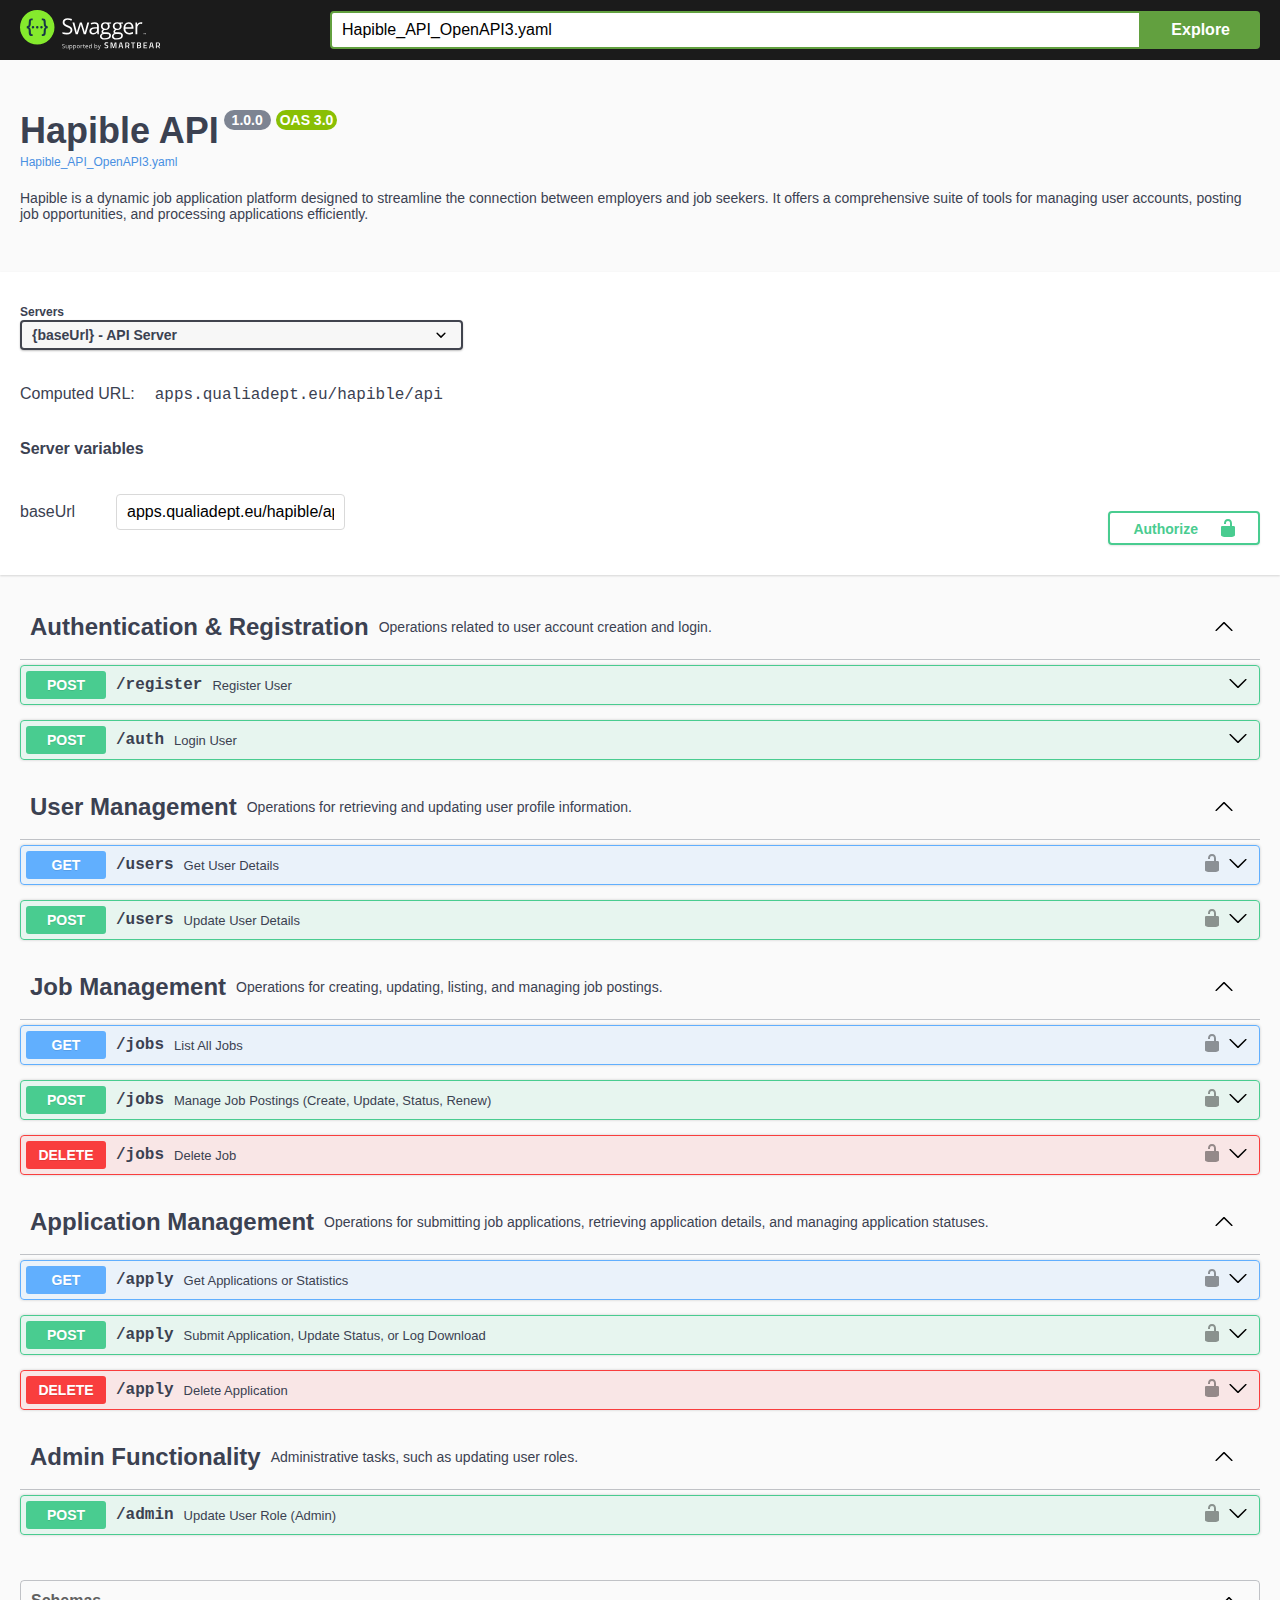
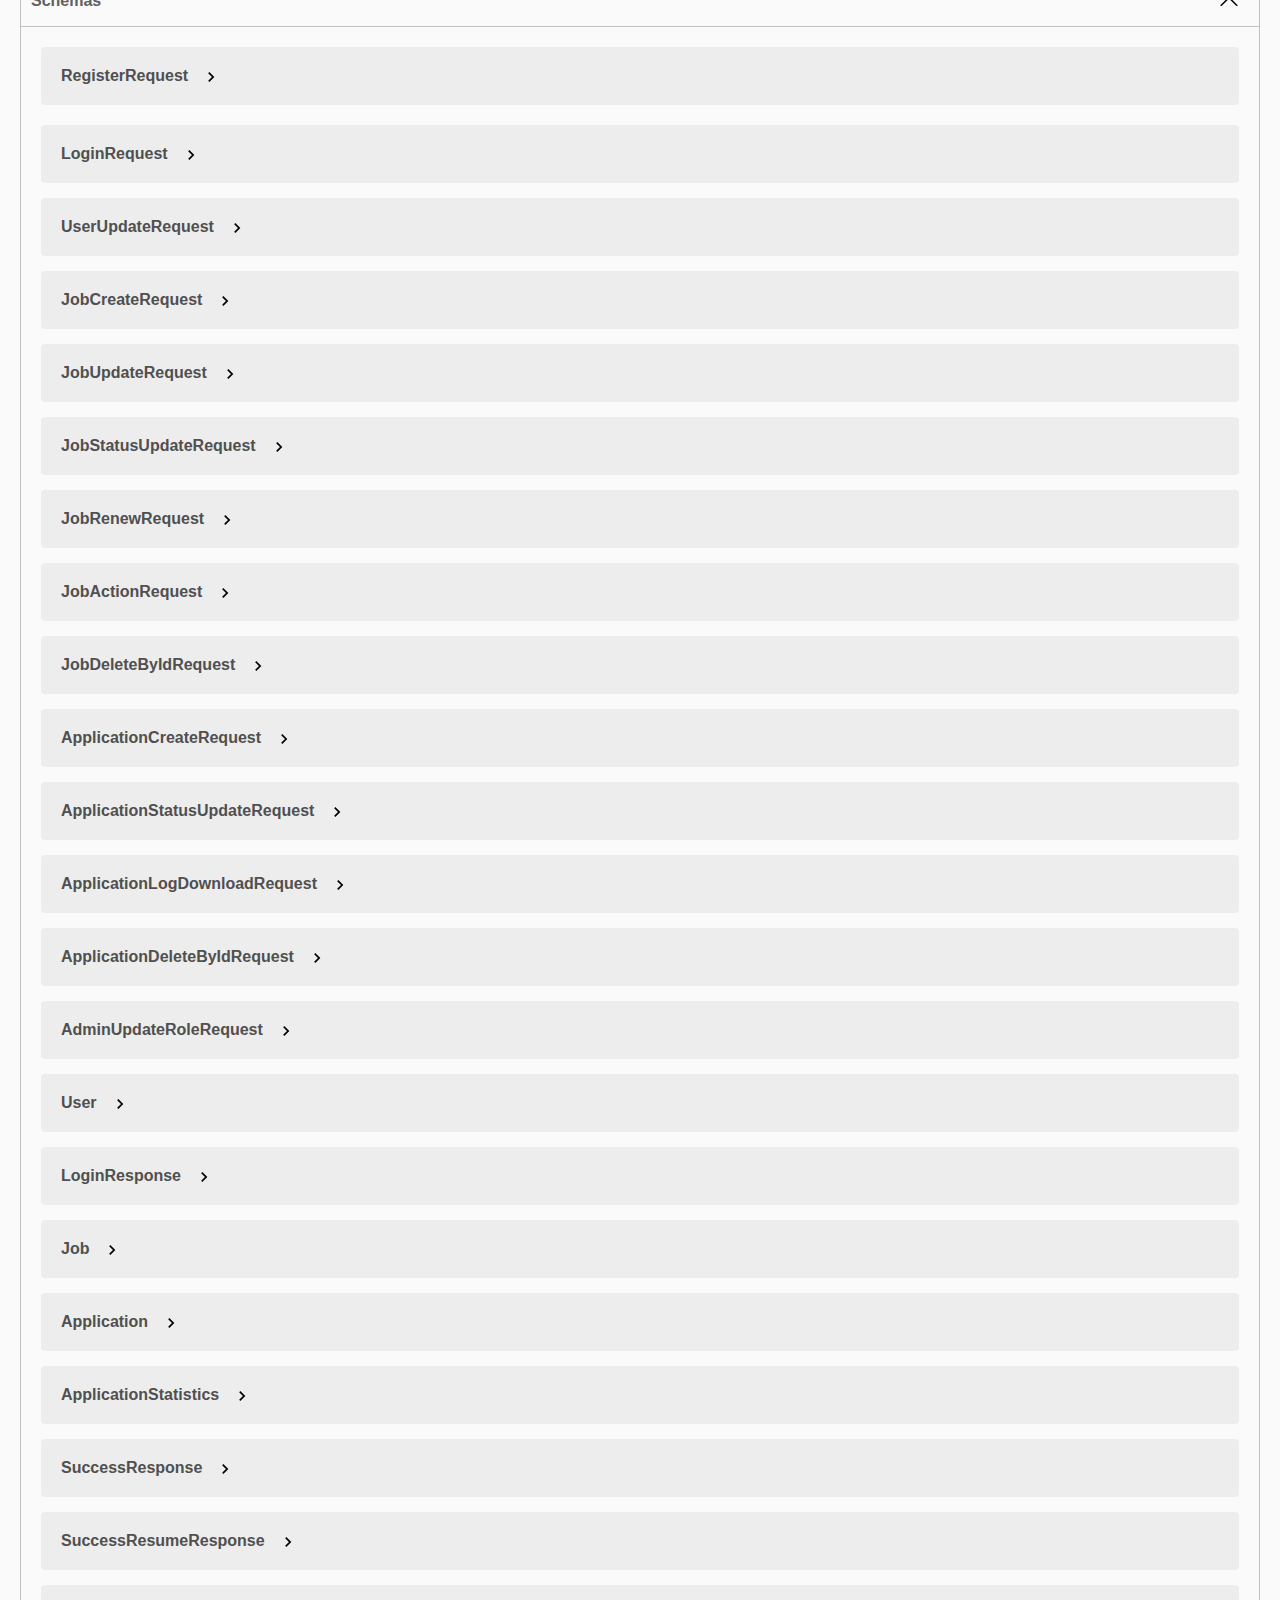
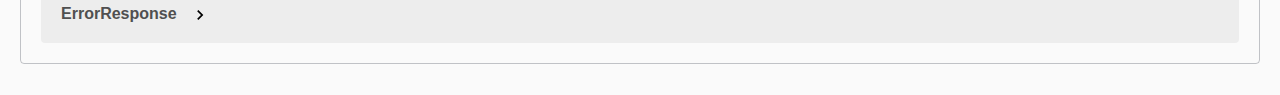
<file: api-docs/index.html>
<!-- HTML for static distribution bundle build -->
<!DOCTYPE html>
<html lang="en">
  <head>
    <meta charset="UTF-8">
    <title>hapible API Documentation</title>
    <link rel="stylesheet" type="text/css" href="./swagger-ui.css" />
    <link rel="stylesheet" type="text/css" href="index.css" />
    <link rel="icon" type="image/png" href="./favicon-32x32.png" sizes="32x32" />
    <link rel="icon" type="image/png" href="./favicon-16x16.png" sizes="16x16" />
  </head>

  <body>
    <div id="swagger-ui"></div>
    <script src="./swagger-ui-bundle.js" charset="UTF-8"> </script>
    <script src="./swagger-ui-standalone-preset.js" charset="UTF-8"> </script>
    <script src="./swagger-initializer.js" charset="UTF-8"> </script>
  </body>
</html>
</file>
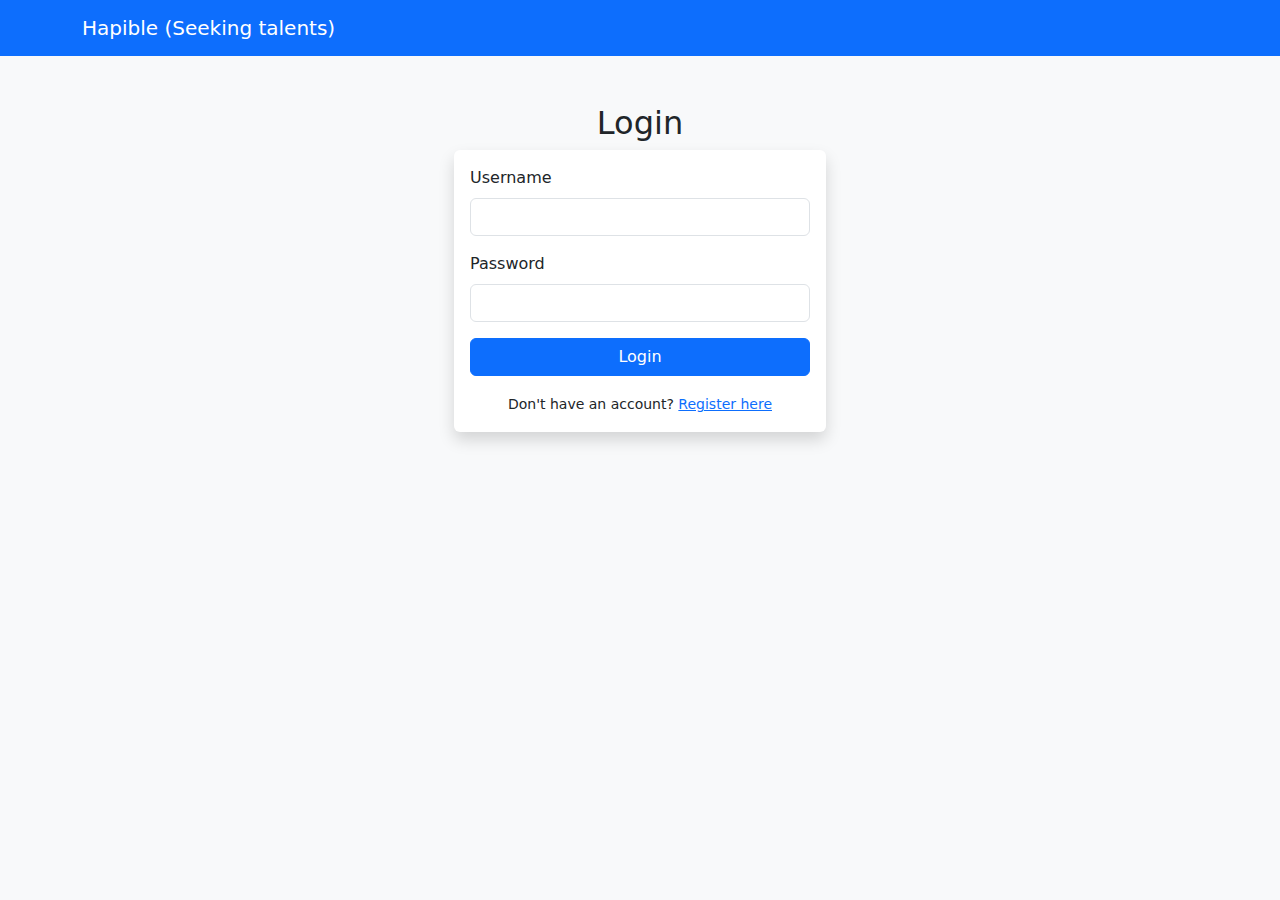
<file: frontend/admin.html>
<!DOCTYPE html>
<html lang="en">
<head>
    <meta charset="UTF-8">
    <meta name="viewport" content="width=device-width, initial-scale=1.0">
    <title>Admin Panel</title>
    <link rel="stylesheet" href="https://cdn.jsdelivr.net/npm/bootstrap@5.3.0/dist/css/bootstrap.min.css">
</head>
<body class="bg-light">
    <!-- 🔁 Load navbar -->
    <div id="navbar-placeholder"></div>

    <div class="container mt-5">
        <h2 class="text-center">Admin Panel</h2>
        <p class="text-muted text-center mb-3" id="admin-msg">Welcome, administrator. You may manage user roles below.</p>

        <!-- 🔓 Everyone can use this form (no role restriction) -->
        <form id="updateRoleForm" class="p-3 shadow bg-white rounded">
            <div class="mb-3">
                <label class="form-label">User ID</label>
                <input type="number" name="id" class="form-control" required>
            </div>
            <div class="mb-3">
                <label class="form-label">Role</label>
                <select name="role" class="form-control" required>
                    <option value="admin">Admin</option>
                    <option value="employer">Employer</option>
                    <option value="jobseeker">Job Seeker</option>
                </select>
            </div>
            <button type="submit" class="btn btn-danger w-100">Update Role</button>
        </form>
    </div>

    <script>
        // 🔐 Login check only — not role based
        const token = localStorage.getItem("token");
        if (!token) {
            alert("You must be logged in to access the admin panel.");
            window.location.href = "login.html";
        }

        // Load and display user info from token
        fetch("navbar.html")
            .then(res => res.text())
            .then(html => {
                document.getElementById("navbar-placeholder").innerHTML = html;
                showUserInfo();
            });

        function showUserInfo() {
            const token = localStorage.getItem("token");
            if (!token) return;

            try {
                const decoded = atob(token); // "userId:role"
                const [userId, role] = decoded.split(":");

                fetch(`/hapible/api/users?id=${userId}`)
                    .then(res => res.json())
                    .then(user => {
                        const name = user.name;
                        const userInfoEl = document.getElementById("user-info");
                        if (userInfoEl) {
                            userInfoEl.textContent = `${name} (${role})`;
                        }
                    });
            } catch (err) {
                console.error("Invalid token:", err);
                localStorage.removeItem("token");
                window.location.href = "login.html";
            }
        }

        // 🔓 No backend role check — any user can submit
        document.getElementById("updateRoleForm").addEventListener("submit", function(event) {
            event.preventDefault();
            fetch('/hapible/api/admin', {
                method: 'POST',
                body: new FormData(this)
            })
            .then(response => response.json())
            .then(data => {
                alert("Role updated!");
            });
        });

        function logout() {
            localStorage.removeItem("token");
            alert("Logged out.");
            window.location.href = "login.html";
        }
    </script>
</body>
</html>
</file>
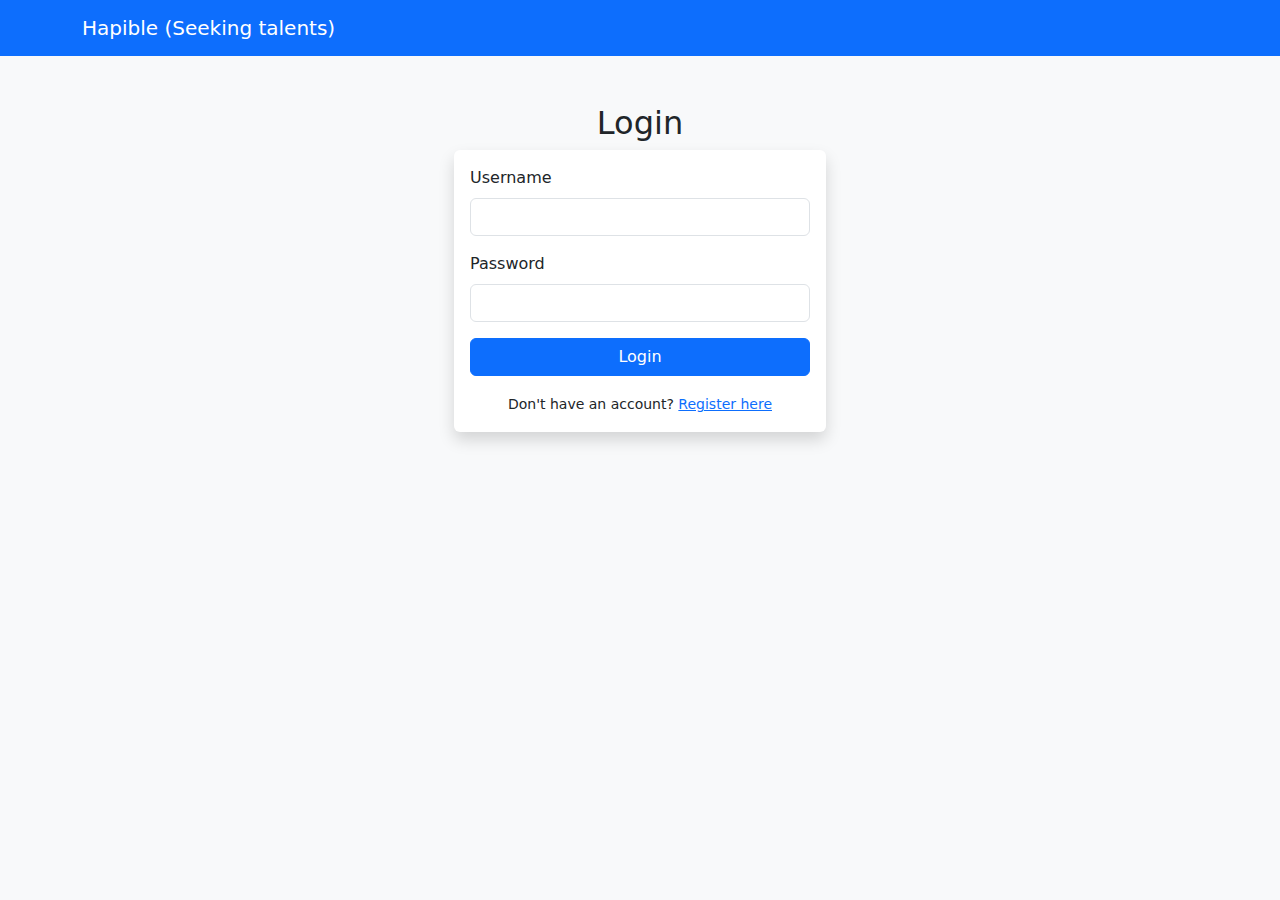
<file: frontend/apply.html>
<!DOCTYPE html>
<html lang="en">
<head>
  <meta charset="UTF-8">
  <title>Apply for a Job</title>
  <meta name="viewport" content="width=device-width, initial-scale=1">
  <link rel="stylesheet" href="https://cdn.jsdelivr.net/npm/bootstrap@5.3.0/dist/css/bootstrap.min.css">
</head>
<body class="bg-light">
  <div id="navbar-placeholder"></div>

  <div class="container mt-5">
    <h2 class="text-center mb-4">Available Jobs</h2>
    <!-- Filters -->
<div class="mb-4">
  <div class="mb-3">
    <label for="statusFilter" class="fw-bold">Filter Jobs:</label>
    <select id="statusFilter" class="form-select d-inline w-auto">
      <option value="all">All Jobs</option>
      <option value="active">Active Only</option>
      <option value="inactive">Inactive Only</option>
      <option value="expired">Expired Only</option>
    </select>
  </div>

  <div class="mb-3">
    <label for="search" class="fw-bold">Search by Title or Company:</label>
    <input type="text" id="search" class="form-control" placeholder="Search jobs..." />
  </div>

  <div class="mb-3">
    <label for="dateRange" class="fw-bold">Date Range (Creation & Expiry):</label>
    <input type="date" id="startDate" class="form-control" />
    <input type="date" id="endDate" class="form-control mt-2" />
  </div>

  <div class="mb-3">
    <button id="clearFilters" class="btn btn-warning">Clear Filters</button>
  </div>

  <div class="mb-3 text-end">
    <label for="sortOrder" class="fw-bold">Sort Jobs By:</label>
    <select id="sortOrder" class="form-select d-inline w-auto">
      <option value="date_asc">Date: Oldest First</option>
      <option value="date_desc">Date: Newest First</option>
      <option value="title_asc">Title: A-Z</option>
      <option value="title_desc">Title: Z-A</option>
    </select>
  </div>
</div>

<div id="paginationControls" class="mt-3">
  <button id="prevPage" class="btn btn-secondary" disabled>Previous</button>
  <span id="currentPageLabel" class="mx-3">Page 1</span>
  <button id="nextPage" class="btn btn-secondary">Next</button>
</div>

<!-- Job Listings -->
<div id="jobList" class="mt-4"></div>

    <div id="applyContainer" class="d-none">
  <h3 class="text-center mb-3">Apply to Job #<span id="selectedJobId"></span></h3>
  <form id="applyForm" class="p-4 bg-white rounded shadow" enctype="multipart/form-data">
    <input type="hidden" id="jobId" name="job_id">
    <div class="mb-3">
      <label class="form-label">Message</label>
      <textarea name="message" id="message" class="form-control" rows="4" required></textarea>
    </div>

    <!-- ✅ Resume upload input -->
  <div class="mb-3">
    <label for="resume" class="form-label">Upload Resume (or Cover Letter)</label>
    <input type="file" class="form-control" id="resume" name="resume" />
  </div>


    <button type="submit" class="btn btn-success w-100">Submit Application</button>
  </form>
</div>

  <script>
    const token = localStorage.getItem("token");
    if (!token) {
      alert("Please log in.");
      window.location.href = "login.html";
    }

    fetch("navbar.html")
      .then(res => res.text())
      .then(html => {
        document.getElementById("navbar-placeholder").innerHTML = html;
        showUserInfo();
      });

    function showUserInfo() {
      try {
        const decoded = atob(token);
        const [userId, role] = decoded.split(":");
        fetch(`/hapible/api/users?id=${userId}`)
          .then(res => res.json())
          .then(user => {
            const userInfoEl = document.getElementById("user-info");
            if (userInfoEl) userInfoEl.textContent = `${user.name} (${role})`;
          });
      } catch (err) {
        console.error("Invalid token");
      }
    }

    function loadJobs() {
      const savedFilter = localStorage.getItem("jobFilter") || "all";
      const searchQuery = localStorage.getItem("searchQuery") || "";
      const startDate = localStorage.getItem("startDate") || "";
      const endDate = localStorage.getItem("endDate") || "";
      const sortOrder = localStorage.getItem("sortOrder") || "date_desc";
      const currentPage = parseInt(localStorage.getItem("currentPage")) || 1;
      
      const jobsPerPage = 10; // Set number of jobs per page
    
      // Update the filters on page load
      document.getElementById("statusFilter").value = savedFilter;
      document.getElementById("search").value = searchQuery;
      document.getElementById("startDate").value = startDate;
      document.getElementById("endDate").value = endDate;
      document.getElementById("sortOrder").value = sortOrder;
    
      fetch("/hapible/api/jobs")
        .then(res => res.json())
        .then(jobs => {
          const filter = document.getElementById("statusFilter").value;
          const search = document.getElementById("search").value.toLowerCase();
          const start = document.getElementById("startDate").value;
          const end = document.getElementById("endDate").value;
          const sort = document.getElementById("sortOrder").value;
    
          // Filter jobs based on status
          const filteredJobs = jobs.filter(job => {
            const isExpired = job.expires_at && new Date(job.expires_at) < new Date();
            const isSearchMatch = job.title.toLowerCase().includes(search) || job.company_name.toLowerCase().includes(search);
            const isDateMatch = (!start || new Date(job.created_at) >= new Date(start)) &&
                                (!end || new Date(job.expires_at) <= new Date(end));
    
            let statusMatch = false;
            if (filter === "active") statusMatch = job.status === "active" && !isExpired;
            else if (filter === "inactive") statusMatch = job.status === "inactive";
            else if (filter === "expired") statusMatch = isExpired;
            else statusMatch = true; // "all" jobs
    
            return statusMatch && isSearchMatch && isDateMatch;
          });
    
          // Sorting logic
          if (sort === "date_asc") {
            filteredJobs.sort((a, b) => new Date(a.created_at) - new Date(b.created_at));
          } else if (sort === "date_desc") {
            filteredJobs.sort((a, b) => new Date(b.created_at) - new Date(a.created_at));
          } else if (sort === "title_asc") {
            filteredJobs.sort((a, b) => a.title.localeCompare(b.title));
          } else if (sort === "title_desc") {
            filteredJobs.sort((a, b) => b.title.localeCompare(a.title));
          }
    
          // Apply pagination
          const totalJobs = filteredJobs.length;
          const startIndex = (currentPage - 1) * jobsPerPage;
          const endIndex = startIndex + jobsPerPage;
          const jobsToDisplay = filteredJobs.slice(startIndex, endIndex);
    
          // Render jobs
          const jobList = document.getElementById("jobList");
          if (jobsToDisplay.length === 0) {
            jobList.innerHTML = `<div class="alert alert-info text-center">No jobs match your filters.</div>`;
            return;
          }
    
          jobList.innerHTML = jobsToDisplay.map(job => {
            const isExpired = job.expires_at && new Date(job.expires_at) < new Date();
            let displayStatus = "", badgeColor = "";
    
            if (job.status === 'inactive') {
              displayStatus = "Inactive";
              badgeColor = "secondary";
            } else if (isExpired) {
              displayStatus = "Expired";
              badgeColor = "danger";
            } else {
              displayStatus = "Active";
              badgeColor = "success";
            }
    
            return `
              <div class="card mb-3 shadow-sm">
                <div class="card-body">
                  <h5 class="card-title d-flex justify-content-between align-items-center">
                    ${job.title}
                    <span class="badge bg-${badgeColor}">${displayStatus}</span>
                  </h5>
                  <p class="card-text">${job.description}</p>
                  <p class="text-muted">
                    Posted on: <span class="text-muted fw-bold">${new Date(job.created_at).toLocaleDateString()}</span><br>
                    Expires: <span class="text-danger fw-bold">${job.expires_at ? new Date(job.expires_at).toLocaleDateString() : "—"}</span><br>
                    Company: <span class="text-primary fw-bold">${job.company_name || "—"}</span>
                  </p>
                  <div class="d-flex gap-2">
                    <button class="btn btn-sm btn-warning" onclick="editJob(${job.id}, '${job.title}', \`${job.description.replace(/`/g, "\\`")}\`)">Edit</button>
                    <button class="btn btn-sm btn-danger" onclick="deleteJob(${job.id})">Delete</button>
                    <button class="btn btn-sm ${job.status === 'active' ? 'btn-secondary' : 'btn-success'}" onclick="changeJobStatus(${job.id}, '${job.status === 'active' ? 'inactive' : 'active'}')">
                      ${job.status === 'active' ? 'Inactivate' : 'Reactivate'}
                    </button>
                    ${isExpired ? `<button class="btn btn-sm btn-info" onclick="renewJob(${job.id})">Renew</button>` : ''}
                  </div>
                </div>
              </div>
            `;
          }).join("");
    
          // Pagination controls
          const prevButton = document.getElementById("prevPage");
          const nextButton = document.getElementById("nextPage");
          const currentPageLabel = document.getElementById("currentPageLabel");
    
          currentPageLabel.innerText = `Page ${currentPage}`;
          prevButton.disabled = currentPage === 1;
          nextButton.disabled = currentPage * jobsPerPage >= totalJobs;
    
          // Handle next and previous page buttons
          prevButton.addEventListener("click", () => {
            localStorage.setItem("currentPage", currentPage - 1);
            loadJobs();
          });
    
          nextButton.addEventListener("click", () => {
            localStorage.setItem("currentPage", currentPage + 1);
            loadJobs();
          });
        });
    }
 
   

    function selectJob(id) {
  document.getElementById("applyContainer").classList.remove("d-none");
  document.getElementById("jobId").value = id;
  document.getElementById("selectedJobId").textContent = id;
  document.getElementById("message").focus();
}

    document.getElementById("applyForm").addEventListener("submit", function (event) {
      event.preventDefault();

      const decoded = atob(token);
      const [userId] = decoded.split(":");
      const formData = new FormData(this);
      formData.append("user_id", userId); // 🔓 Mass assignment possible

      fetch("/hapible/api/apply", {
        method: "POST",
        body: formData
      })
        .then(res => res.json())
        .then(data => {
          alert("Application submitted!");
			this.reset();
			document.getElementById("applyContainer").classList.add("d-none");
        });
    });

    loadJobs();

    // Add filter event listener
    
    // Save status filter
document.getElementById("statusFilter").addEventListener("change", function () {
  localStorage.setItem("jobFilter", this.value);
  loadJobs();
});

// Save search query
document.getElementById("search").addEventListener("input", function () {
  localStorage.setItem("searchQuery", this.value);
  loadJobs();
});

// Save start and end date range
document.getElementById("startDate").addEventListener("change", function () {
  localStorage.setItem("startDate", this.value);
  loadJobs();
});

document.getElementById("endDate").addEventListener("change", function () {
  localStorage.setItem("endDate", this.value);
  loadJobs();
});

// Save sorting order
document.getElementById("sortOrder").addEventListener("change", function () {
  localStorage.setItem("sortOrder", this.value);
  loadJobs();
});

// Clear filters
document.getElementById("clearFilters").addEventListener("click", function () {
  localStorage.removeItem("jobFilter");
  localStorage.removeItem("searchQuery");
  localStorage.removeItem("startDate");
  localStorage.removeItem("endDate");
  localStorage.removeItem("sortOrder");
  localStorage.setItem("currentPage", 1); // Reset to first page
  loadJobs();
});



    function logout() {
      localStorage.removeItem("token");
      window.location.href = "login.html";
    }
  </script>
</body>
</html>
</file>
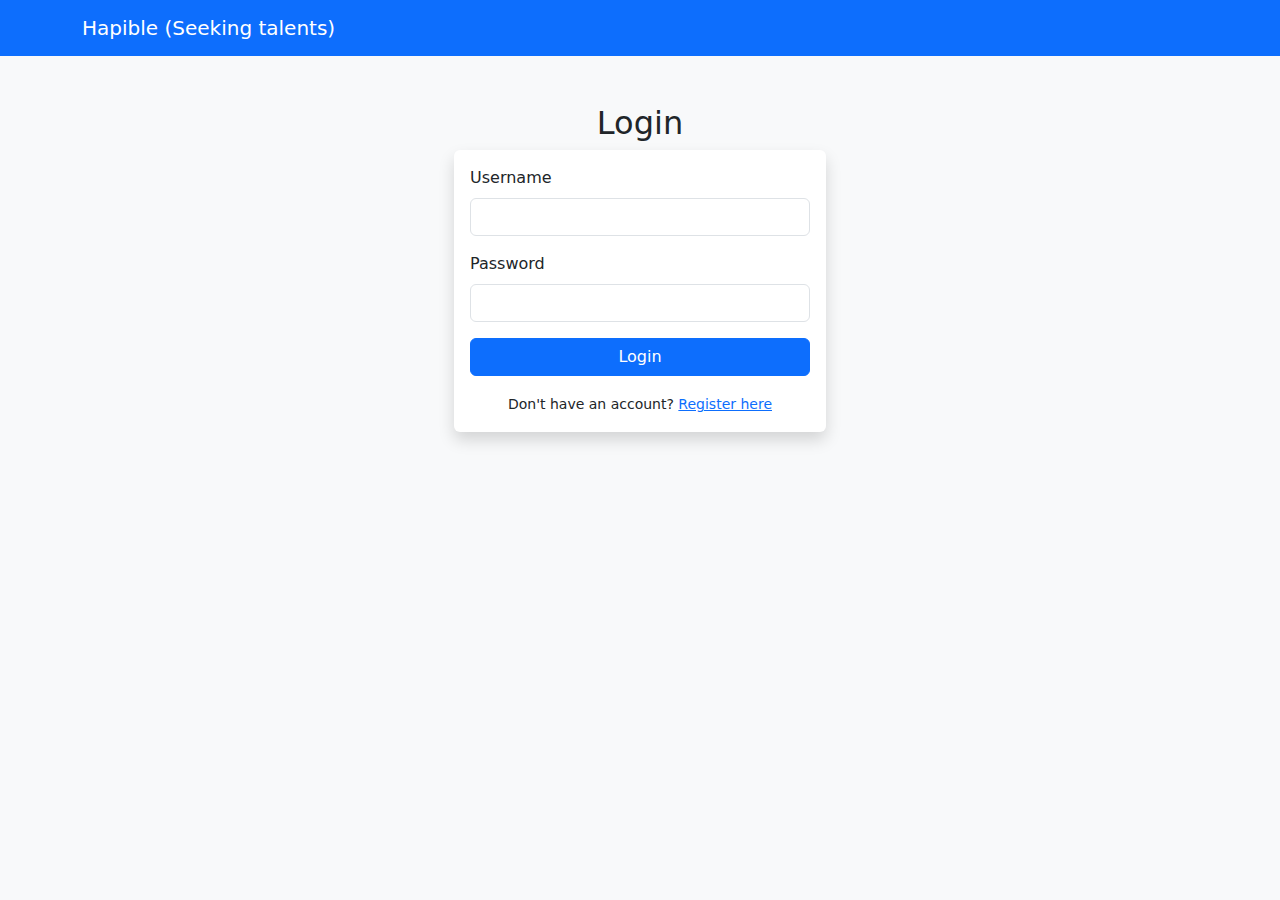
<file: frontend/employer-profile.html>
<!DOCTYPE html>
<html lang="en">
<head>
  <meta charset="UTF-8" />
  <title>Employer Profile</title>
  <meta name="viewport" content="width=device-width, initial-scale=1" />
  <link rel="stylesheet" href="https://cdn.jsdelivr.net/npm/bootstrap@5.3.0/dist/css/bootstrap.min.css" />
</head>
<body class="bg-light">
  <div id="navbar-placeholder"></div>

  <div class="container mt-5">
    <div class="col-md-6 offset-md-3">
      <h2 class="text-center mb-4">Employer Profile</h2>
      <form id="profileForm" class="p-4 bg-white rounded shadow">
        <div class="mb-3">
          <label class="form-label">Username</label>
          <input type="text" id="username" name="username" class="form-control" required />
        </div>
        <div class="mb-3">
          <label class="form-label">Email</label>
          <input type="email" id="email" name="email" class="form-control" />
        </div>
        <div class="mb-3">
          <label class="form-label">Company Name</label>
          <input type="text" id="company_name" name="company_name" class="form-control" />
        </div>
        <input type="hidden" name="id" id="userId" />
        <button type="submit" class="btn btn-primary w-100">Save Changes</button>
      </form>
    </div>
  </div>

  <script>
    const token = localStorage.getItem("token");
    if (!token) {
      alert("Please log in.");
      window.location.href = "login.html";
    }

    fetch("navbar.html")
      .then(res => res.text())
      .then(html => {
        document.getElementById("navbar-placeholder").innerHTML = html;
        showUserInfo();
      });

    function showUserInfo() {
      const decoded = atob(token);
      const [userId] = decoded.split(":");

      fetch(`/hapible/api/users?id=${userId}`)
        .then(res => res.json())
        .then(user => {
          document.getElementById("username").value = user.username;
          document.getElementById("email").value = user.email || "";
          document.getElementById("company_name").value = user.company_name || "";
          document.getElementById("userId").value = user.id;
        });
    }

    document.getElementById("profileForm").addEventListener("submit", function (event) {
      event.preventDefault();
      const formData = new FormData(this);

      fetch("/hapible/api/users", {
        method: "POST",
        body: formData,
      })
        .then(res => res.json())
        .then(data => {
          alert("Profile updated!");
        });
    });

    function logout() {
      localStorage.removeItem("token");
      window.location.href = "login.html";
    }
  </script>
</body>
</html>
</file>
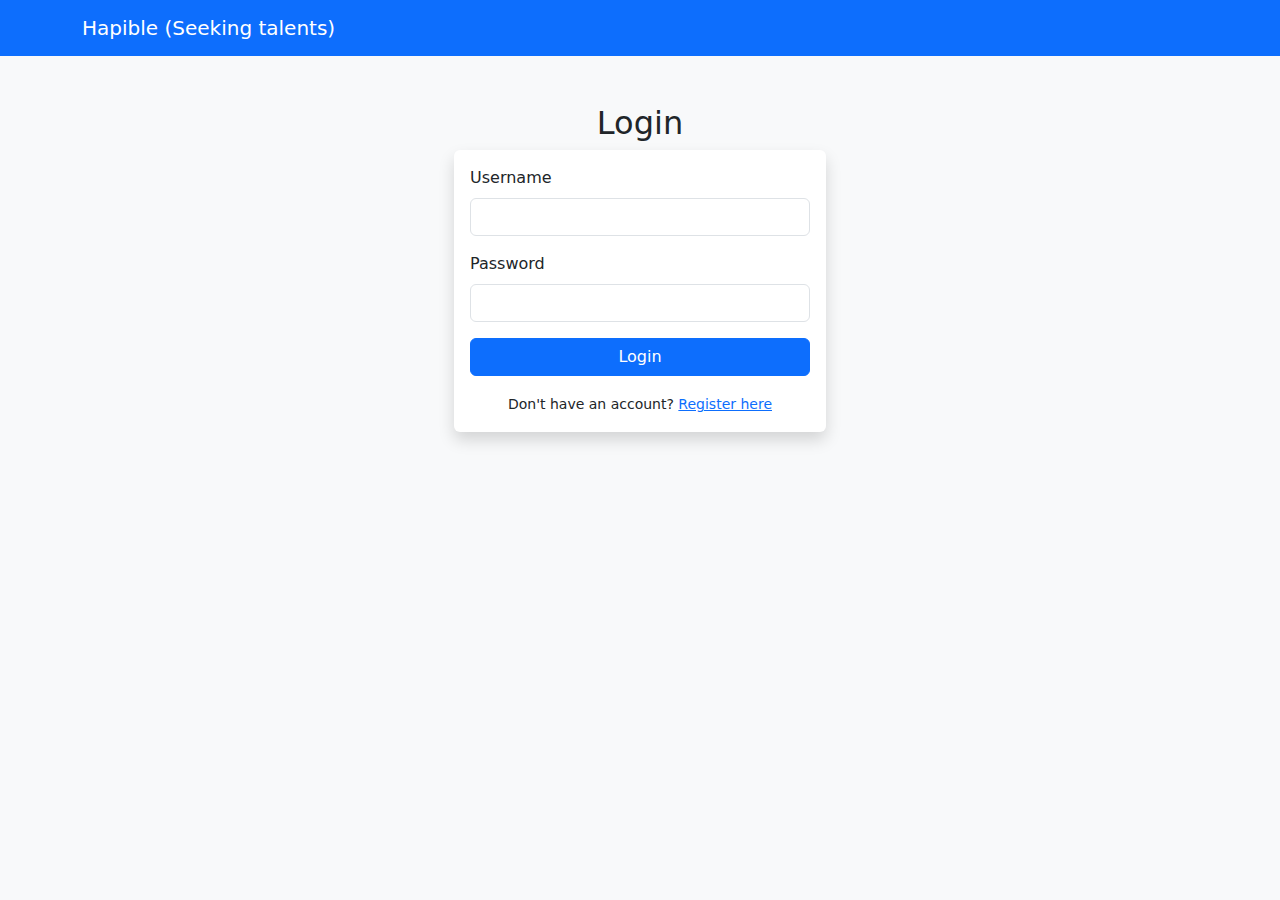
<file: frontend/employer.html>
<!DOCTYPE html>
<html lang="en">
<head>
  <meta charset="UTF-8">
  <title>Employer Job Management</title>
  <meta name="viewport" content="width=device-width, initial-scale=1">
  <link rel="stylesheet" href="https://cdn.jsdelivr.net/npm/bootstrap@5.3.0/dist/css/bootstrap.min.css">
</head>
<body class="bg-light">
  <div id="navbar-placeholder"></div>

  <div class="container mt-5">
    <h2 class="text-center">Post or Edit a Job</h2>
    <form id="jobForm" class="p-4 shadow bg-white rounded">
      <input type="hidden" name="id" id="jobId"> <!-- Used for edit -->
      <div class="mb-3">
        <label class="form-label">Job Title</label>
        <input type="text" name="title" id="jobTitle" class="form-control" required>
      </div>
      <div class="mb-3">
        <label class="form-label">Job Description</label>
        <textarea name="description" id="jobDescription" class="form-control" rows="4" required></textarea>
      </div>
      <div class="mb-3">
        <label class="form-label">Expiration Date</label>
        <input type="date" name="expires_at" id="expires_at" class="form-control">
      </div>
      <button type="submit" class="btn btn-primary w-100" id="submitBtn">Post Job</button>
    </form>

    <hr class="my-4">
    <h3 class="text-center">All Jobs</h3>
    

    <!-- Filters -->
<div class="mb-4">
  <div class="mb-3">
    <label for="statusFilter" class="fw-bold">Filter Jobs:</label>
    <select id="statusFilter" class="form-select d-inline w-auto">
      <option value="all">All Jobs</option>
      <option value="active">Active Only</option>
      <option value="inactive">Inactive Only</option>
      <option value="expired">Expired Only</option>
    </select>
  </div>

  <div class="mb-3">
    <label for="search" class="fw-bold">Search by Title or Company:</label>
    <input type="text" id="search" class="form-control" placeholder="Search jobs..." />
  </div>

  <div class="mb-3">
    <label for="dateRange" class="fw-bold">Date Range (Creation & Expiry):</label>
    <input type="date" id="startDate" class="form-control" />
    <input type="date" id="endDate" class="form-control mt-2" />
  </div>

  <div class="mb-3">
    <button id="clearFilters" class="btn btn-warning">Clear Filters</button>
  </div>

  <div class="mb-3 text-end">
    <label for="sortOrder" class="fw-bold">Sort Jobs By:</label>
    <select id="sortOrder" class="form-select d-inline w-auto">
      <option value="date_asc">Date: Oldest First</option>
      <option value="date_desc">Date: Newest First</option>
      <option value="title_asc">Title: A-Z</option>
      <option value="title_desc">Title: Z-A</option>
    </select>
  </div>
</div>

<div id="paginationControls" class="mt-3">
  <button id="prevPage" class="btn btn-secondary" disabled>Previous</button>
  <span id="currentPageLabel" class="mx-3">Page 1</span>
  <button id="nextPage" class="btn btn-secondary">Next</button>
</div>

<!-- Job Listings -->
<div id="jobList" class="mt-4"></div>

    
  </div>

  <script>
    const token = localStorage.getItem("token");
    if (!token) {
      alert("Please log in.");
      window.location.href = "login.html";
    }

    fetch("navbar.html")
      .then(res => res.text())
      .then(html => {
        document.getElementById("navbar-placeholder").innerHTML = html;
        showUserInfo();
      });

    function showUserInfo() {
      const token = localStorage.getItem("token");
      if (!token) return;
      try {
        const decoded = atob(token);
        const [userId, role] = decoded.split(":");
        fetch(`/hapible/api/users?id=${userId}`)
          .then(res => res.json())
          .then(user => {
            const name = user.name;
            const userInfoEl = document.getElementById("user-info");
            if (userInfoEl) userInfoEl.textContent = `${name} (${role})`;
          });
      } catch (err) {
        console.error("Invalid token");
      }
    }

document.getElementById("jobForm").addEventListener("submit", function (event) {
  event.preventDefault();

  const decoded = atob(token);
  const [userId] = decoded.split(":");

  const jobId = document.getElementById("jobId").value.trim();
  const title = document.getElementById("jobTitle").value;
  const description = document.getElementById("jobDescription").value;

  const formData = new FormData();
  formData.append("title", title);
  formData.append("description", description);
  formData.append("employer_id", userId);
  formData.append("expires_at", document.getElementById("expires_at").value);


  if (jobId !== "") {
    formData.append("action", "update");
    formData.append("id", jobId);
  } else {
    formData.append("action", "create");
  }

  fetch("/hapible/api/jobs", {
    method: "POST",
    body: formData
  })
    .then(res => res.json())
    .then(data => {
      alert(jobId ? "Job updated!" : "Job posted!");
      this.reset();
      document.getElementById("jobId").value = "";
      document.getElementById("submitBtn").textContent = "Post Job";
      loadJobs();
    });
});

function loadJobs() {
  const savedFilter = localStorage.getItem("jobFilter") || "all";
  const searchQuery = localStorage.getItem("searchQuery") || "";
  const startDate = localStorage.getItem("startDate") || "";
  const endDate = localStorage.getItem("endDate") || "";
  const sortOrder = localStorage.getItem("sortOrder") || "date_desc";
  const currentPage = parseInt(localStorage.getItem("currentPage")) || 1;
  
  const jobsPerPage = 10; // Set number of jobs per page

  // Update the filters on page load
  document.getElementById("statusFilter").value = savedFilter;
  document.getElementById("search").value = searchQuery;
  document.getElementById("startDate").value = startDate;
  document.getElementById("endDate").value = endDate;
  document.getElementById("sortOrder").value = sortOrder;

  fetch("/hapible/api/jobs")
    .then(res => res.json())
    .then(jobs => {
      const filter = document.getElementById("statusFilter").value;
      const search = document.getElementById("search").value.toLowerCase();
      const start = document.getElementById("startDate").value;
      const end = document.getElementById("endDate").value;
      const sort = document.getElementById("sortOrder").value;

      // Filter jobs based on status
      const filteredJobs = jobs.filter(job => {
        const isExpired = job.expires_at && new Date(job.expires_at) < new Date();
        const isSearchMatch = job.title.toLowerCase().includes(search) || job.company_name.toLowerCase().includes(search);
        const isDateMatch = (!start || new Date(job.created_at) >= new Date(start)) &&
                            (!end || new Date(job.expires_at) <= new Date(end));

        let statusMatch = false;
        if (filter === "active") statusMatch = job.status === "active" && !isExpired;
        else if (filter === "inactive") statusMatch = job.status === "inactive";
        else if (filter === "expired") statusMatch = isExpired;
        else statusMatch = true; // "all" jobs

        return statusMatch && isSearchMatch && isDateMatch;
      });

      // Sorting logic
      if (sort === "date_asc") {
        filteredJobs.sort((a, b) => new Date(a.created_at) - new Date(b.created_at));
      } else if (sort === "date_desc") {
        filteredJobs.sort((a, b) => new Date(b.created_at) - new Date(a.created_at));
      } else if (sort === "title_asc") {
        filteredJobs.sort((a, b) => a.title.localeCompare(b.title));
      } else if (sort === "title_desc") {
        filteredJobs.sort((a, b) => b.title.localeCompare(a.title));
      }

      // Apply pagination
      const totalJobs = filteredJobs.length;
      const startIndex = (currentPage - 1) * jobsPerPage;
      const endIndex = startIndex + jobsPerPage;
      const jobsToDisplay = filteredJobs.slice(startIndex, endIndex);

      // Render jobs
      const jobList = document.getElementById("jobList");
      if (jobsToDisplay.length === 0) {
        jobList.innerHTML = `<div class="alert alert-info text-center">No jobs match your filters.</div>`;
        return;
      }

      jobList.innerHTML = jobsToDisplay.map(job => {
        const isExpired = job.expires_at && new Date(job.expires_at) < new Date();
        let displayStatus = "", badgeColor = "";

        if (job.status === 'inactive') {
          displayStatus = "Inactive";
          badgeColor = "secondary";
        } else if (isExpired) {
          displayStatus = "Expired";
          badgeColor = "danger";
        } else {
          displayStatus = "Active";
          badgeColor = "success";
        }

        return `
          <div class="card mb-3 shadow-sm">
            <div class="card-body">
              <h5 class="card-title d-flex justify-content-between align-items-center">
                ${job.title}
                <span class="badge bg-${badgeColor}">${displayStatus}</span>
              </h5>
              <p class="card-text">${job.description}</p>
              <p class="text-muted">
                Posted on: <span class="text-muted fw-bold">${new Date(job.created_at).toLocaleDateString()}</span><br>
                Expires: <span class="text-danger fw-bold">${job.expires_at ? new Date(job.expires_at).toLocaleDateString() : "—"}</span><br>
                Company: <span class="text-primary fw-bold">${job.company_name || "—"}</span>
              </p>
              <div class="d-flex gap-2">
                <button class="btn btn-sm btn-warning" onclick="editJob(${job.id}, '${job.title}', \`${job.description.replace(/`/g, "\\`")}\`)">Edit</button>
                <button class="btn btn-sm btn-danger" onclick="deleteJob(${job.id})">Delete</button>
                <button class="btn btn-sm ${job.status === 'active' ? 'btn-secondary' : 'btn-success'}" onclick="changeJobStatus(${job.id}, '${job.status === 'active' ? 'inactive' : 'active'}')">
                  ${job.status === 'active' ? 'Inactivate' : 'Reactivate'}
                </button>
                ${isExpired ? `<button class="btn btn-sm btn-info" onclick="renewJob(${job.id})">Renew</button>` : ''}
              </div>
            </div>
          </div>
        `;
      }).join("");

      // Pagination controls
      const prevButton = document.getElementById("prevPage");
      const nextButton = document.getElementById("nextPage");
      const currentPageLabel = document.getElementById("currentPageLabel");

      currentPageLabel.innerText = `Page ${currentPage}`;
      prevButton.disabled = currentPage === 1;
      nextButton.disabled = currentPage * jobsPerPage >= totalJobs;

      // Handle next and previous page buttons
      prevButton.addEventListener("click", () => {
        localStorage.setItem("currentPage", currentPage - 1);
        loadJobs();
      });

      nextButton.addEventListener("click", () => {
        localStorage.setItem("currentPage", currentPage + 1);
        loadJobs();
      });
    });
}


    function editJob(id, title, description) {
      document.getElementById("jobId").value = id;
      document.getElementById("jobTitle").value = title;
      document.getElementById("jobDescription").value = description;
      document.getElementById("expires_at").value = job.expires_at?.split("T")[0] || "";
      document.getElementById("submitBtn").textContent = "Update Job";
    }

    function deleteJob(id) {
  if (!confirm("Are you sure you want to delete this job?")) return;

  fetch("/hapible/api/jobs", {
    method: "DELETE",
    headers: {
      "Content-Type": "application/x-www-form-urlencoded"
    },
    body: new URLSearchParams({ id: id })
  })
    .then(res => res.json())
    .then(data => {
      if (data.success) {
        alert(data.success);
        loadJobs();
      } else {
        // Show error and option to view applications
        if (data.error?.includes("applications")) {
          if (confirm(data.error + "\n\nWould you like to view them?")) {
            window.location.href = `view-applicants.html?job_id=${id}`;
          }
        } else {
          alert(data.error || "Failed to delete.");
        }
      }
    })
    .catch(err => {
      alert("Something went wrong.");
      console.error(err);
    });
}
  

    function changeJobStatus(id, status) {
      fetch('/hapible/api/jobs', {
        method: 'POST',
        body: new URLSearchParams({
          action: 'updateStatus',
          id: id,
          status: status
        })
      })
        .then(res => res.json())
        .then(data => {
          alert(`Job status updated to ${status}`);
          loadJobs();
        });
    }

    function renewJob(id) {
  if (!confirm("Renew this job for 21 more days?")) return;

  fetch("/hapible/api/jobs", {
    method: "POST",
    headers: { "Content-Type": "application/x-www-form-urlencoded" },
    body: new URLSearchParams({
      action: "renew",
      id: id
    })
  })
    .then(res => res.json())
    .then(data => {
      alert(data.success || "Job renewed.");
      loadJobs();
    });
}
    

    function logout() {
      localStorage.removeItem("token");
      alert("Logged out.");
      window.location.href = "login.html";
    }

    loadJobs();

    // Add event listeners
    
    // Save status filter
document.getElementById("statusFilter").addEventListener("change", function () {
  localStorage.setItem("jobFilter", this.value);
  loadJobs();
});

// Save search query
document.getElementById("search").addEventListener("input", function () {
  localStorage.setItem("searchQuery", this.value);
  loadJobs();
});

// Save start and end date range
document.getElementById("startDate").addEventListener("change", function () {
  localStorage.setItem("startDate", this.value);
  loadJobs();
});

document.getElementById("endDate").addEventListener("change", function () {
  localStorage.setItem("endDate", this.value);
  loadJobs();
});

// Save sorting order
document.getElementById("sortOrder").addEventListener("change", function () {
  localStorage.setItem("sortOrder", this.value);
  loadJobs();
});

// Clear filters
document.getElementById("clearFilters").addEventListener("click", function () {
  localStorage.removeItem("jobFilter");
  localStorage.removeItem("searchQuery");
  localStorage.removeItem("startDate");
  localStorage.removeItem("endDate");
  localStorage.removeItem("sortOrder");
  localStorage.setItem("currentPage", 1); // Reset to first page
  loadJobs();
});
  </script>
</body>
</html>
</file>
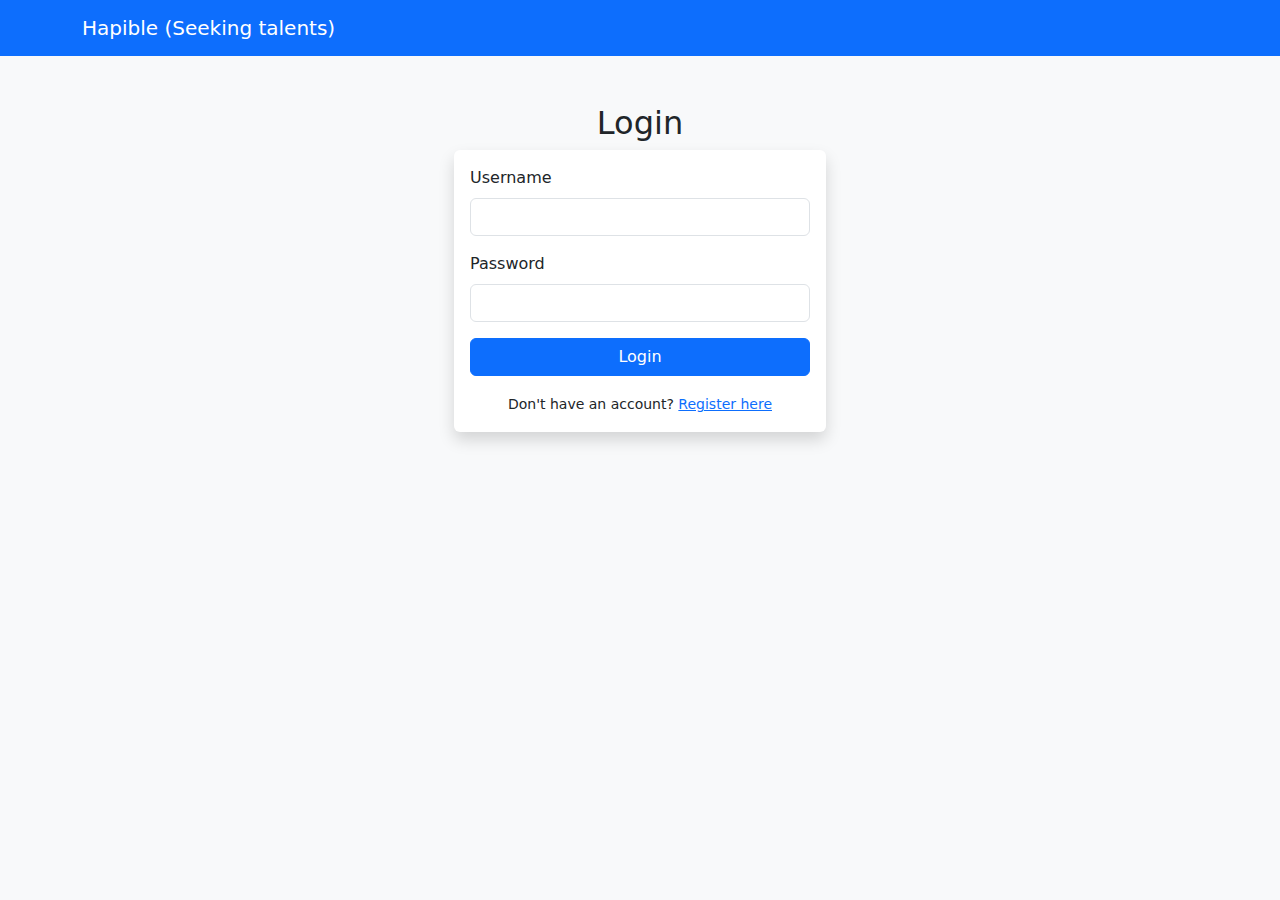
<file: frontend/login.html>
<!DOCTYPE html>
<html lang="en">
<head>
    <meta charset="UTF-8">
    <title>Login</title>
    <meta name="viewport" content="width=device-width, initial-scale=1">
    <link rel="stylesheet" href="https://cdn.jsdelivr.net/npm/bootstrap@5.3.0/dist/css/bootstrap.min.css">
</head>
<body class="bg-light">
  <div id="navbar-placeholder"></div>
    <div class="container mt-5">
        <div class="col-md-4 offset-md-4">
            <h2 class="text-center">Login</h2>
            <form id="loginForm" class="p-3 shadow bg-white rounded">
                <div class="mb-3">
                    <label class="form-label">Username</label>
                    <input type="text" name="username" class="form-control" required>
                </div>
                <div class="mb-3">
                    <label class="form-label">Password</label>
                    <input type="password" name="password" class="form-control" required>
                </div>
                <button type="submit" class="btn btn-primary w-100">Login</button>
                <!-- 🔗 Register link -->
                <div class="text-center mt-3">
                    <small>Don't have an account? <a href="register.html">Register here</a></small>
                </div>
            </form>
        </div>
    </div>

    <script>
        // 🚪 Auto-redirect if already logged in
        const existingToken = localStorage.getItem("token");
        if (existingToken) {
            window.location.href = "dashboard.html";
        }
		
		fetch("navbar-login.html")
      .then(res => res.text())
      .then(html => {
        document.getElementById("navbar-placeholder").innerHTML = html;
      });


        document.getElementById("loginForm").addEventListener("submit", function(event) {
            event.preventDefault();
            fetch('/hapible/api/auth', {
                method: 'POST',
                body: new FormData(this)
            })
            .then(response => response.json())
            .then(data => {
                if (data.token) {
                    localStorage.setItem('token', data.token);
                    window.location.href = "dashboard.html";
                } else {
                    alert("Login failed!");
                }
            });
        });
    </script>
</body>
</html>
</file>
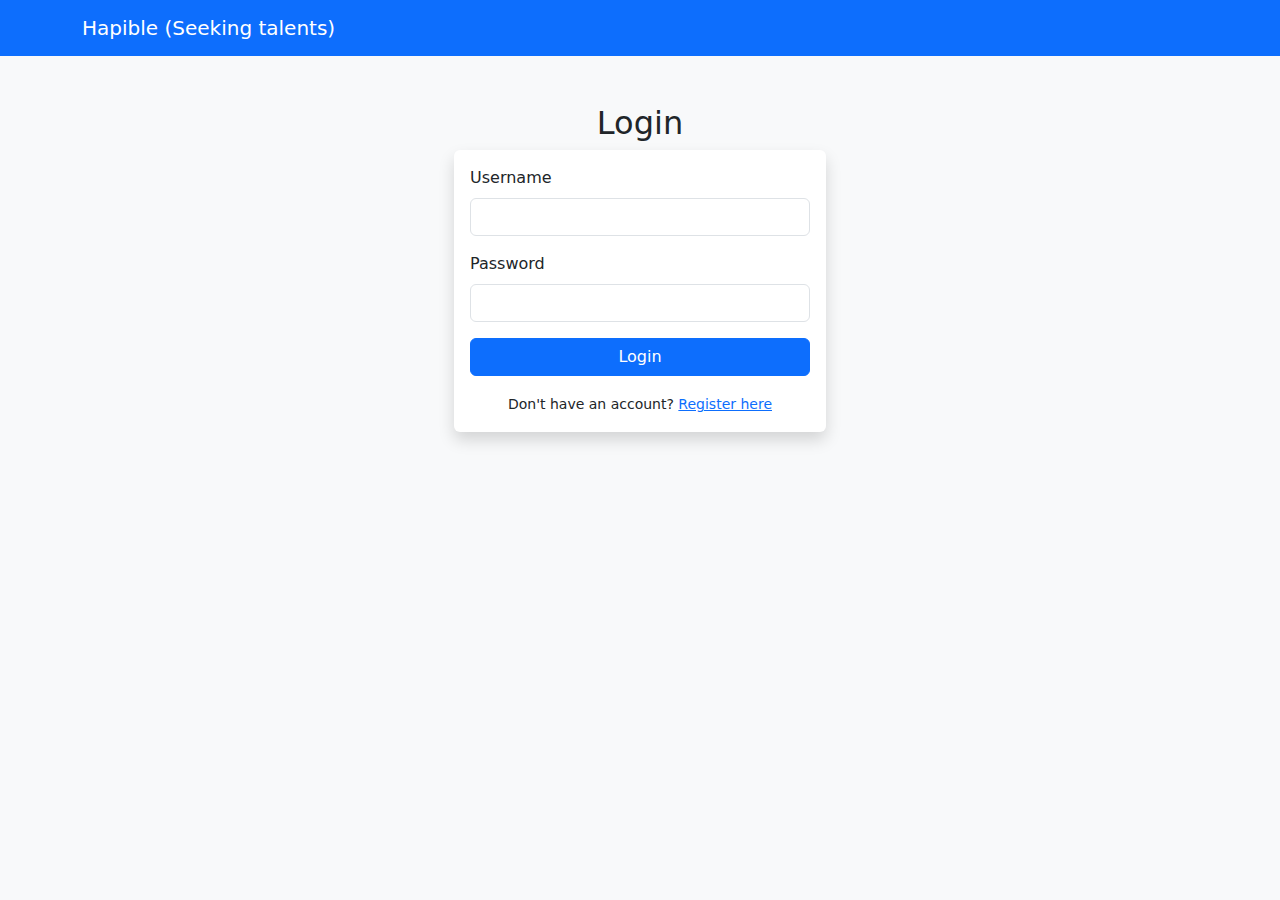
<file: frontend/my-applications.html>
<!DOCTYPE html>
<html lang="en">
<head>
  <meta charset="UTF-8">
  <title>My Applications</title>
  <meta name="viewport" content="width=device-width, initial-scale=1">
  <link rel="stylesheet" href="https://cdn.jsdelivr.net/npm/bootstrap@5.3.0/dist/css/bootstrap.min.css">
</head>
<body class="bg-light">
  <div id="navbar-placeholder"></div>

  <div class="container mt-5">
    <h2 class="text-center mb-4">My Job Applications</h2>
    <div id="applicationList"></div>
  </div>

  <script>
    const token = localStorage.getItem("token");
    if (!token) {
      alert("Please log in.");
      window.location.href = "login.html";
    }

    fetch("navbar.html")
      .then(res => res.text())
      .then(html => {
        document.getElementById("navbar-placeholder").innerHTML = html;
        showUserInfo();
        loadApplications();
      });

    function showUserInfo() {
      try {
        const decoded = atob(token);
        const [userId, role] = decoded.split(":");
        fetch(`/hapible/api/users?id=${userId}`)
          .then(res => res.json())
          .then(user => {
            const userInfoEl = document.getElementById("user-info");
            if (userInfoEl) userInfoEl.textContent = `${user.name} (${role})`;
          });
      } catch (err) {
        console.error("Invalid token");
      }
    }

    function loadApplications() {
      const [userId] = atob(token).split(":");
      fetch(`/hapible/api/apply?user_id=${userId}`) // 🔓 IDOR vulnerability
        .then(res => res.json())
        .then(applications => {
          const list = document.getElementById("applicationList");
          if (applications.length === 0) {
            list.innerHTML = `<div class="alert alert-info text-center">No applications found.</div>`;
            return;
          }

          list.innerHTML = applications.map(app => `
            <div class="card mb-3 shadow-sm">
              <div class="card-body">
                <h5 class="card-title">Applied to Job ID: ${app.job_id}</h5>
                <p class="card-text">${app.message}</p>
                <p class="text-muted">Application ID: ${app.id}</p>
              </div>
            </div>
          `).join("");
        });
    }

    function logout() {
      localStorage.removeItem("token");
      window.location.href = "login.html";
    }
  </script>
</body>
</html>
</file>
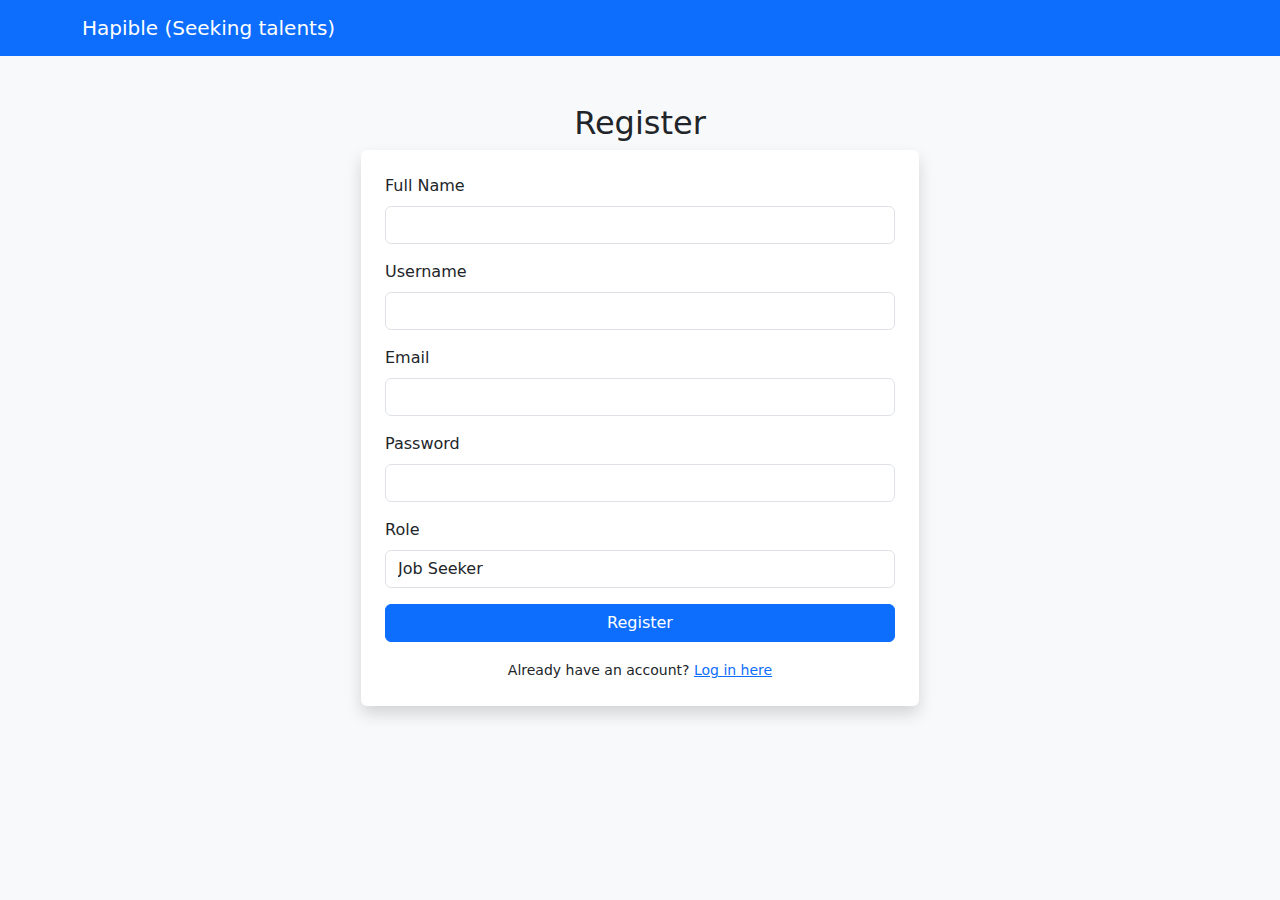
<file: frontend/register.html>
<!DOCTYPE html>
<html lang="en">
<head>
    <meta charset="UTF-8">
    <title>Register</title>
    <meta name="viewport" content="width=device-width, initial-scale=1">
    <link rel="stylesheet" href="https://cdn.jsdelivr.net/npm/bootstrap@5.3.0/dist/css/bootstrap.min.css">
</head>
<body class="bg-light">
	<div id="navbar-placeholder"></div>
    <div class="container mt-5">
        <div class="col-md-6 offset-md-3">
            <h2 class="text-center">Register</h2>
            <form id="registerForm" class="p-4 bg-white rounded shadow">
				<div class="mb-3">
					<label class="form-label">Full Name</label>
					<input type="text" name="name" class="form-control" required>
				</div>
                <div class="mb-3">
                    <label class="form-label">Username</label>
                    <input type="text" name="username" class="form-control" required>
                </div>
                <div class="mb-3">
                    <label class="form-label">Email</label>
                    <input type="email" name="email" class="form-control" required>
                </div>
                <div class="mb-3">
                    <label class="form-label">Password</label>
                    <input type="password" name="password" class="form-control" required>
                </div>    
                <div class="mb-3">
                    <label class="form-label">Role</label>
                    <select name="role" class="form-control" required>
                        <option value="jobseeker">Job Seeker</option>
                        <option value="employer">Employer</option>
                        <option value="admin">Admin</option> <!-- 🔓 Vulnerable -->
                    </select>
                </div>
                <!-- ✅ Company field (shown only if Employer is selected) -->
        <div class="mb-3 d-none" id="companyField">
            <label class="form-label">Company Name</label>
            <input type="text" name="company_name" id="company_name" class="form-control">
          </div>
                <button type="submit" class="btn btn-primary w-100">Register</button>
                <!-- 🔗 Login link -->
                <div class="text-center mt-3">
                    <small>Already have an account? <a href="login.html">Log in here</a></small>
                </div>
            </form>
        </div>
    </div>

    <script>
        // 🚪 Auto-redirect if already logged in
        const token = localStorage.getItem("token");
        if (token) {
            window.location.href = "dashboard.html";
        }
 // Toggle company name field if "Employer" is selected
        document.querySelector('select[name="role"]').addEventListener('change', function () {
            const isEmployer = this.value === 'employer';
            document.getElementById('companyField').classList.toggle('d-none', !isEmployer);
          });
          
		
		fetch("navbar-login.html")
      .then(res => res.text())
      .then(html => {
        document.getElementById("navbar-placeholder").innerHTML = html;
      });

        document.getElementById("registerForm").addEventListener("submit", function(event) {
            event.preventDefault();
            fetch('/hapible/api/register', {
                method: 'POST',
                body: new FormData(this)
            })
            .then(response => response.json())
            .then(data => {
                if (data.success) {
                    alert("✅ Registered! Please log in.");
                    window.location.href = "login.html";
                } else {
                    alert("❌ Failed to register.");
                }
            });
        });
    </script>
</body>
</html>
</file>
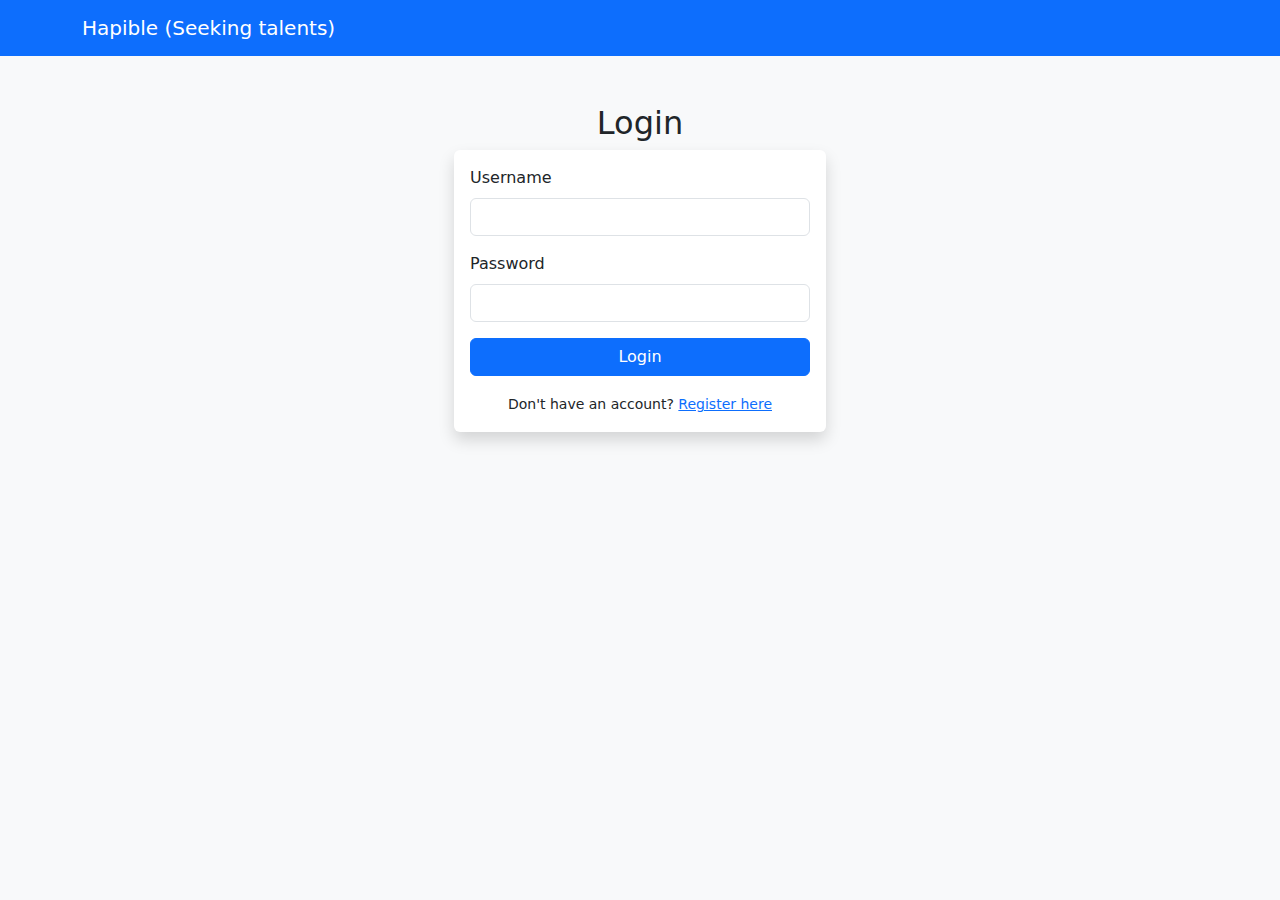
<file: frontend/view-applicants.html>
<!DOCTYPE html>
<html lang="en">
<head>
  <meta charset="UTF-8">
  <title>Job Applicants</title>
  <meta name="viewport" content="width=device-width, initial-scale=1">
  <link rel="stylesheet" href="https://cdn.jsdelivr.net/npm/bootstrap@5.3.0/dist/css/bootstrap.min.css">
</head>
<body class="bg-light">
  <div id="navbar-placeholder"></div>

  <div class="container mt-5">
    <h2 class="text-center mb-4">All Applicants for All Jobs</h2>
    <div class="d-flex justify-content-end mb-3">
      <select id="statusFilter" class="form-select w-auto">
        <option value="">🔍 Filter by Status</option>
        <option value="pending">⏳ Pending</option>
        <option value="reviewed">📝 Reviewed</option>
        <option value="accepted">✅ Accepted</option>
        <option value="rejected">❌ Rejected</option>
      </select>
    </div>
    
    <div id="applicantList"></div>
  </div>

  <script>
    const token = localStorage.getItem("token");
    if (!token) {
      alert("Please log in.");
      window.location.href = "login.html";
    }

    fetch("navbar.html")
      .then(res => res.text())
      .then(html => {
        document.getElementById("navbar-placeholder").innerHTML = html;
        showUserInfo();
        loadApplicants();
      });

    function showUserInfo() {
      try {
        const decoded = atob(token);
        const [userId, role] = decoded.split(":");
        fetch(`/hapible/api/users?id=${userId}`)
          .then(res => res.json())
          .then(user => {
            const userInfoEl = document.getElementById("user-info");
            if (userInfoEl) userInfoEl.textContent = `${user.name} (${role})`;
          });
      } catch (err) {
        console.error("Invalid token");
      }
    }

    function loadApplicants() {
      const params = new URLSearchParams(window.location.search);
      const jobId = params.get("job_id");
    
      const apiURL = jobId 
        ? `/hapible/api/apply?job_id=${jobId}` 
        : `/hapible/api/apply?all=true`;
    
      fetch(apiURL)
        .then(res => res.json())
        .then(apps => {
          const list = document.getElementById("applicantList");
          const selectedStatus = document.getElementById("statusFilter").value;
    
          // Filter applications based on the selected status
          const filteredApps = selectedStatus
          ? apps.filter(app => app.status?.trim().toLowerCase() === selectedStatus.toLowerCase())
          : apps;
    
          if (filteredApps.length === 0) {
            list.innerHTML = `<div class="alert alert-info text-center">No applications found for the selected status.</div>`;
            return;
          }
    
          // Render the filtered applications
          list.innerHTML = filteredApps.map(app => {
            const resumePath = app.resume?.replace(/\\/g, "/").replace(/^.*\/uploads/, "/hapible/uploads");
            const hasResume = !!app.resume;
    
            const statusOptions = ["pending", "reviewed", "accepted", "rejected"]
              .map(status => `<option value="${status}" ${app.status === status ? 'selected' : ''}>
                ${status.charAt(0).toUpperCase() + status.slice(1)}
              </option>`)
              .join("");
    
            return `
              <div class="card mb-3 shadow-sm">
                <div class="card-body">
                  <h5 class="card-title">Job ID: ${app.job_id} - ${app.job_title || ''}</h5>
                  <p class="card-text">Message: ${app.message}</p>
                  <p class="text-muted">From User ID: ${app.user_id} | App ID: ${app.id}</p>
                  <p>
                    Status: 
                    <select onchange="updateApplicationStatus(${app.id}, this.value)">
                      ${statusOptions}
                    </select>
                  </p>
                  ${hasResume ? `
                    <div class="d-flex gap-2 flex-wrap mt-2">
                      <button class="btn btn-outline-primary btn-sm" onclick="previewResume('${resumePath}')">👁️ Preview Resume</button>
                      <a class="btn btn-outline-success btn-sm" href="${resumePath}" download onclick="logDownload(${app.id})">⬇️ Download Resume</a>
                    </div>` 
                    : `<p class="text-muted">No resume uploaded</p>`}
                  <button class="btn btn-sm btn-danger mt-2" onclick="deleteApplication(${app.id})">Delete Application</button>
                </div>
              </div>
            `;
          }).join("");
        })
        .catch(err => {
          console.error(err);
          alert("Failed to load applications.");
        });
    }
    
    // Attach the loadApplicants function to the filter's change event
    document.getElementById("statusFilter").addEventListener("change", loadApplicants);
    
    
    


    function deleteApplication(id) {
      if (!confirm("Are you sure you want to delete this application?")) return;
    
      fetch("/hapible/api/apply", {
        method: "DELETE",
        headers: {
          "Content-Type": "application/x-www-form-urlencoded"
        },
        body: new URLSearchParams({ id: id })
      })
      .then(res => res.json())
      .then(data => {
        alert(data.success || data.error);
        loadApplicants(); // Refresh list
      })
      .catch(err => {
        console.error(err);
        alert("Something went wrong.");
      });
    }

    function previewResume(url) {
      document.getElementById("resumeFrame").src = url;
      const modal = new bootstrap.Modal(document.getElementById("resumeModal"));
      modal.show();
    }
    
    function logDownload(appId) {
      const decoded = atob(localStorage.getItem("token"));
      const [userId] = decoded.split(":");
    
      fetch("/hapible/api/apply?logDownload=true", {
        method: "POST",
        headers: {
          "Content-Type": "application/json"
        },
        body: JSON.stringify({
          user_id: userId,
          application_id: appId
        })
      })
      .then(res => res.text()) // ⬅ show raw response instead of assuming JSON
      .then(text => {
        console.log("Server responded with:", text);
        try {
          const data = JSON.parse(text);
          console.log("Parsed JSON:", data);
        } catch (err) {
          console.error("❌ Not valid JSON!", err);
        }
      });
    }

    function updateApplicationStatus(appId, status) {
      fetch("/hapible/api/apply?updateStatus=true", {
        method: "POST",
        headers: { "Content-Type": "application/json" },
        body: JSON.stringify({ application_id: appId, status })
      })
      .then(res => res.json())
      .then(data => {
        if (data.success) {
          console.log(`✅ Status updated: ${status}`);
          // Optionally, reload the applicants to reflect the updated status
          loadApplicants();
        } else {
          alert(data.error || "Failed to update status");
        }
      })
      .catch(err => {
        console.error(err);
        alert("An error occurred while updating the status.");
      });
    }
    
  
   
    

    function logout() {
      localStorage.removeItem("token");
      window.location.href = "login.html";
    }
  </script>

  <!-- Resume Preview Modal -->
<div class="modal fade" id="resumeModal" tabindex="-1" aria-hidden="true">
  <div class="modal-dialog modal-xl modal-dialog-centered">
    <div class="modal-content">
      <div class="modal-header">
        <h5 class="modal-title">Resume Preview</h5>
        <button type="button" class="btn-close" data-bs-dismiss="modal" aria-label="Close"></button>
      </div>
      <div class="modal-body" style="height: 80vh;">
        <iframe id="resumeFrame" style="width: 100%; height: 100%;" frameborder="0"></iframe>
      </div>
    </div>
  </div>
</div>

<!-- Bootstrap JS Bundle -->
<script src="https://cdn.jsdelivr.net/npm/bootstrap@5.3.0/dist/js/bootstrap.bundle.min.js"></script>

  
</body>
</html>
</file>
<file: api-docs/index.css>
html {
    box-sizing: border-box;
    overflow: -moz-scrollbars-vertical;
    overflow-y: scroll;
}

*,
*:before,
*:after {
    box-sizing: inherit;
}

body {
    margin: 0;
    background: #fafafa;
}
</file>
<file: api-docs/swagger-ui.css>
.swagger-ui{color:#3b4151;font-family:sans-serif/*! normalize.css v7.0.0 | MIT License | github.com/necolas/normalize.css */}.swagger-ui html{line-height:1.15;-ms-text-size-adjust:100%;-webkit-text-size-adjust:100%}.swagger-ui body{margin:0}.swagger-ui article,.swagger-ui aside,.swagger-ui footer,.swagger-ui header,.swagger-ui nav,.swagger-ui section{display:block}.swagger-ui h1{font-size:2em;margin:.67em 0}.swagger-ui figcaption,.swagger-ui figure,.swagger-ui main{display:block}.swagger-ui figure{margin:1em 40px}.swagger-ui hr{box-sizing:content-box;height:0;overflow:visible}.swagger-ui pre{font-family:monospace,monospace;font-size:1em}.swagger-ui a{background-color:transparent;-webkit-text-decoration-skip:objects}.swagger-ui abbr[title]{border-bottom:none;text-decoration:underline;-webkit-text-decoration:underline dotted;text-decoration:underline dotted}.swagger-ui b,.swagger-ui strong{font-weight:inherit;font-weight:bolder}.swagger-ui code,.swagger-ui kbd,.swagger-ui samp{font-family:monospace,monospace;font-size:1em}.swagger-ui dfn{font-style:italic}.swagger-ui mark{background-color:#ff0;color:#000}.swagger-ui small{font-size:80%}.swagger-ui sub,.swagger-ui sup{font-size:75%;line-height:0;position:relative;vertical-align:baseline}.swagger-ui sub{bottom:-.25em}.swagger-ui sup{top:-.5em}.swagger-ui audio,.swagger-ui video{display:inline-block}.swagger-ui audio:not([controls]){display:none;height:0}.swagger-ui img{border-style:none}.swagger-ui svg:not(:root){overflow:hidden}.swagger-ui button,.swagger-ui input,.swagger-ui optgroup,.swagger-ui select,.swagger-ui textarea{font-family:sans-serif;font-size:100%;line-height:1.15;margin:0}.swagger-ui button,.swagger-ui input{overflow:visible}.swagger-ui button,.swagger-ui select{text-transform:none}.swagger-ui [type=reset],.swagger-ui [type=submit],.swagger-ui button,.swagger-ui html [type=button]{-webkit-appearance:button}.swagger-ui [type=button]::-moz-focus-inner,.swagger-ui [type=reset]::-moz-focus-inner,.swagger-ui [type=submit]::-moz-focus-inner,.swagger-ui button::-moz-focus-inner{border-style:none;padding:0}.swagger-ui [type=button]:-moz-focusring,.swagger-ui [type=reset]:-moz-focusring,.swagger-ui [type=submit]:-moz-focusring,.swagger-ui button:-moz-focusring{outline:1px dotted ButtonText}.swagger-ui fieldset{padding:.35em .75em .625em}.swagger-ui legend{box-sizing:border-box;color:inherit;display:table;max-width:100%;padding:0;white-space:normal}.swagger-ui progress{display:inline-block;vertical-align:baseline}.swagger-ui textarea{overflow:auto}.swagger-ui [type=checkbox],.swagger-ui [type=radio]{box-sizing:border-box;padding:0}.swagger-ui [type=number]::-webkit-inner-spin-button,.swagger-ui [type=number]::-webkit-outer-spin-button{height:auto}.swagger-ui [type=search]{-webkit-appearance:textfield;outline-offset:-2px}.swagger-ui [type=search]::-webkit-search-cancel-button,.swagger-ui [type=search]::-webkit-search-decoration{-webkit-appearance:none}.swagger-ui ::-webkit-file-upload-button{-webkit-appearance:button;font:inherit}.swagger-ui details,.swagger-ui menu{display:block}.swagger-ui summary{display:list-item}.swagger-ui canvas{display:inline-block}.swagger-ui [hidden],.swagger-ui template{display:none}.swagger-ui .debug *{outline:1px solid gold}.swagger-ui .debug-white *{outline:1px solid #fff}.swagger-ui .debug-black *{outline:1px solid #000}.swagger-ui .debug-grid{background:transparent url([data-uri]) repeat 0 0}.swagger-ui .debug-grid-16{background:transparent url([data-uri]) repeat 0 0}.swagger-ui .debug-grid-8-solid{background:#fff url([data-uri]) repeat 0 0}.swagger-ui .debug-grid-16-solid{background:#fff url([data-uri]) repeat 0 0}.swagger-ui .border-box,.swagger-ui a,.swagger-ui article,.swagger-ui body,.swagger-ui code,.swagger-ui dd,.swagger-ui div,.swagger-ui dl,.swagger-ui dt,.swagger-ui fieldset,.swagger-ui footer,.swagger-ui form,.swagger-ui h1,.swagger-ui h2,.swagger-ui h3,.swagger-ui h4,.swagger-ui h5,.swagger-ui h6,.swagger-ui header,.swagger-ui html,.swagger-ui input[type=email],.swagger-ui input[type=number],.swagger-ui input[type=password],.swagger-ui input[type=tel],.swagger-ui input[type=text],.swagger-ui input[type=url],.swagger-ui legend,.swagger-ui li,.swagger-ui main,.swagger-ui ol,.swagger-ui p,.swagger-ui pre,.swagger-ui section,.swagger-ui table,.swagger-ui td,.swagger-ui textarea,.swagger-ui th,.swagger-ui tr,.swagger-ui ul{box-sizing:border-box}.swagger-ui .aspect-ratio{height:0;position:relative}.swagger-ui .aspect-ratio--16x9{padding-bottom:56.25%}.swagger-ui .aspect-ratio--9x16{padding-bottom:177.77%}.swagger-ui .aspect-ratio--4x3{padding-bottom:75%}.swagger-ui .aspect-ratio--3x4{padding-bottom:133.33%}.swagger-ui .aspect-ratio--6x4{padding-bottom:66.6%}.swagger-ui .aspect-ratio--4x6{padding-bottom:150%}.swagger-ui .aspect-ratio--8x5{padding-bottom:62.5%}.swagger-ui .aspect-ratio--5x8{padding-bottom:160%}.swagger-ui .aspect-ratio--7x5{padding-bottom:71.42%}.swagger-ui .aspect-ratio--5x7{padding-bottom:140%}.swagger-ui .aspect-ratio--1x1{padding-bottom:100%}.swagger-ui .aspect-ratio--object{bottom:0;height:100%;left:0;position:absolute;right:0;top:0;width:100%;z-index:100}@media screen and (min-width:30em){.swagger-ui .aspect-ratio-ns{height:0;position:relative}.swagger-ui .aspect-ratio--16x9-ns{padding-bottom:56.25%}.swagger-ui .aspect-ratio--9x16-ns{padding-bottom:177.77%}.swagger-ui .aspect-ratio--4x3-ns{padding-bottom:75%}.swagger-ui .aspect-ratio--3x4-ns{padding-bottom:133.33%}.swagger-ui .aspect-ratio--6x4-ns{padding-bottom:66.6%}.swagger-ui .aspect-ratio--4x6-ns{padding-bottom:150%}.swagger-ui .aspect-ratio--8x5-ns{padding-bottom:62.5%}.swagger-ui .aspect-ratio--5x8-ns{padding-bottom:160%}.swagger-ui .aspect-ratio--7x5-ns{padding-bottom:71.42%}.swagger-ui .aspect-ratio--5x7-ns{padding-bottom:140%}.swagger-ui .aspect-ratio--1x1-ns{padding-bottom:100%}.swagger-ui .aspect-ratio--object-ns{bottom:0;height:100%;left:0;position:absolute;right:0;top:0;width:100%;z-index:100}}@media screen and (min-width:30em)and (max-width:60em){.swagger-ui .aspect-ratio-m{height:0;position:relative}.swagger-ui .aspect-ratio--16x9-m{padding-bottom:56.25%}.swagger-ui .aspect-ratio--9x16-m{padding-bottom:177.77%}.swagger-ui .aspect-ratio--4x3-m{padding-bottom:75%}.swagger-ui .aspect-ratio--3x4-m{padding-bottom:133.33%}.swagger-ui .aspect-ratio--6x4-m{padding-bottom:66.6%}.swagger-ui .aspect-ratio--4x6-m{padding-bottom:150%}.swagger-ui .aspect-ratio--8x5-m{padding-bottom:62.5%}.swagger-ui .aspect-ratio--5x8-m{padding-bottom:160%}.swagger-ui .aspect-ratio--7x5-m{padding-bottom:71.42%}.swagger-ui .aspect-ratio--5x7-m{padding-bottom:140%}.swagger-ui .aspect-ratio--1x1-m{padding-bottom:100%}.swagger-ui .aspect-ratio--object-m{bottom:0;height:100%;left:0;position:absolute;right:0;top:0;width:100%;z-index:100}}@media screen and (min-width:60em){.swagger-ui .aspect-ratio-l{height:0;position:relative}.swagger-ui .aspect-ratio--16x9-l{padding-bottom:56.25%}.swagger-ui .aspect-ratio--9x16-l{padding-bottom:177.77%}.swagger-ui .aspect-ratio--4x3-l{padding-bottom:75%}.swagger-ui .aspect-ratio--3x4-l{padding-bottom:133.33%}.swagger-ui .aspect-ratio--6x4-l{padding-bottom:66.6%}.swagger-ui .aspect-ratio--4x6-l{padding-bottom:150%}.swagger-ui .aspect-ratio--8x5-l{padding-bottom:62.5%}.swagger-ui .aspect-ratio--5x8-l{padding-bottom:160%}.swagger-ui .aspect-ratio--7x5-l{padding-bottom:71.42%}.swagger-ui .aspect-ratio--5x7-l{padding-bottom:140%}.swagger-ui .aspect-ratio--1x1-l{padding-bottom:100%}.swagger-ui .aspect-ratio--object-l{bottom:0;height:100%;left:0;position:absolute;right:0;top:0;width:100%;z-index:100}}.swagger-ui img{max-width:100%}.swagger-ui .cover{background-size:cover!important}.swagger-ui .contain{background-size:contain!important}@media screen and (min-width:30em){.swagger-ui .cover-ns{background-size:cover!important}.swagger-ui .contain-ns{background-size:contain!important}}@media screen and (min-width:30em)and (max-width:60em){.swagger-ui .cover-m{background-size:cover!important}.swagger-ui .contain-m{background-size:contain!important}}@media screen and (min-width:60em){.swagger-ui .cover-l{background-size:cover!important}.swagger-ui .contain-l{background-size:contain!important}}.swagger-ui .bg-center{background-position:50%;background-repeat:no-repeat}.swagger-ui .bg-top{background-position:top;background-repeat:no-repeat}.swagger-ui .bg-right{background-position:100%;background-repeat:no-repeat}.swagger-ui .bg-bottom{background-position:bottom;background-repeat:no-repeat}.swagger-ui .bg-left{background-position:0;background-repeat:no-repeat}@media screen and (min-width:30em){.swagger-ui .bg-center-ns{background-position:50%;background-repeat:no-repeat}.swagger-ui .bg-top-ns{background-position:top;background-repeat:no-repeat}.swagger-ui .bg-right-ns{background-position:100%;background-repeat:no-repeat}.swagger-ui .bg-bottom-ns{background-position:bottom;background-repeat:no-repeat}.swagger-ui .bg-left-ns{background-position:0;background-repeat:no-repeat}}@media screen and (min-width:30em)and (max-width:60em){.swagger-ui .bg-center-m{background-position:50%;background-repeat:no-repeat}.swagger-ui .bg-top-m{background-position:top;background-repeat:no-repeat}.swagger-ui .bg-right-m{background-position:100%;background-repeat:no-repeat}.swagger-ui .bg-bottom-m{background-position:bottom;background-repeat:no-repeat}.swagger-ui .bg-left-m{background-position:0;background-repeat:no-repeat}}@media screen and (min-width:60em){.swagger-ui .bg-center-l{background-position:50%;background-repeat:no-repeat}.swagger-ui .bg-top-l{background-position:top;background-repeat:no-repeat}.swagger-ui .bg-right-l{background-position:100%;background-repeat:no-repeat}.swagger-ui .bg-bottom-l{background-position:bottom;background-repeat:no-repeat}.swagger-ui .bg-left-l{background-position:0;background-repeat:no-repeat}}.swagger-ui .outline{outline:1px solid}.swagger-ui .outline-transparent{outline:1px solid transparent}.swagger-ui .outline-0{outline:0}@media screen and (min-width:30em){.swagger-ui .outline-ns{outline:1px solid}.swagger-ui .outline-transparent-ns{outline:1px solid transparent}.swagger-ui .outline-0-ns{outline:0}}@media screen and (min-width:30em)and (max-width:60em){.swagger-ui .outline-m{outline:1px solid}.swagger-ui .outline-transparent-m{outline:1px solid transparent}.swagger-ui .outline-0-m{outline:0}}@media screen and (min-width:60em){.swagger-ui .outline-l{outline:1px solid}.swagger-ui .outline-transparent-l{outline:1px solid transparent}.swagger-ui .outline-0-l{outline:0}}.swagger-ui .ba{border-style:solid;border-width:1px}.swagger-ui .bt{border-top-style:solid;border-top-width:1px}.swagger-ui .br{border-right-style:solid;border-right-width:1px}.swagger-ui .bb{border-bottom-style:solid;border-bottom-width:1px}.swagger-ui .bl{border-left-style:solid;border-left-width:1px}.swagger-ui .bn{border-style:none;border-width:0}@media screen and (min-width:30em){.swagger-ui .ba-ns{border-style:solid;border-width:1px}.swagger-ui .bt-ns{border-top-style:solid;border-top-width:1px}.swagger-ui .br-ns{border-right-style:solid;border-right-width:1px}.swagger-ui .bb-ns{border-bottom-style:solid;border-bottom-width:1px}.swagger-ui .bl-ns{border-left-style:solid;border-left-width:1px}.swagger-ui .bn-ns{border-style:none;border-width:0}}@media screen and (min-width:30em)and (max-width:60em){.swagger-ui .ba-m{border-style:solid;border-width:1px}.swagger-ui .bt-m{border-top-style:solid;border-top-width:1px}.swagger-ui .br-m{border-right-style:solid;border-right-width:1px}.swagger-ui .bb-m{border-bottom-style:solid;border-bottom-width:1px}.swagger-ui .bl-m{border-left-style:solid;border-left-width:1px}.swagger-ui .bn-m{border-style:none;border-width:0}}@media screen and (min-width:60em){.swagger-ui .ba-l{border-style:solid;border-width:1px}.swagger-ui .bt-l{border-top-style:solid;border-top-width:1px}.swagger-ui .br-l{border-right-style:solid;border-right-width:1px}.swagger-ui .bb-l{border-bottom-style:solid;border-bottom-width:1px}.swagger-ui .bl-l{border-left-style:solid;border-left-width:1px}.swagger-ui .bn-l{border-style:none;border-width:0}}.swagger-ui .b--black{border-color:#000}.swagger-ui .b--near-black{border-color:#111}.swagger-ui .b--dark-gray{border-color:#333}.swagger-ui .b--mid-gray{border-color:#555}.swagger-ui .b--gray{border-color:#777}.swagger-ui .b--silver{border-color:#999}.swagger-ui .b--light-silver{border-color:#aaa}.swagger-ui .b--moon-gray{border-color:#ccc}.swagger-ui .b--light-gray{border-color:#eee}.swagger-ui .b--near-white{border-color:#f4f4f4}.swagger-ui .b--white{border-color:#fff}.swagger-ui .b--white-90{border-color:hsla(0,0%,100%,.9)}.swagger-ui .b--white-80{border-color:hsla(0,0%,100%,.8)}.swagger-ui .b--white-70{border-color:hsla(0,0%,100%,.7)}.swagger-ui .b--white-60{border-color:hsla(0,0%,100%,.6)}.swagger-ui .b--white-50{border-color:hsla(0,0%,100%,.5)}.swagger-ui .b--white-40{border-color:hsla(0,0%,100%,.4)}.swagger-ui .b--white-30{border-color:hsla(0,0%,100%,.3)}.swagger-ui .b--white-20{border-color:hsla(0,0%,100%,.2)}.swagger-ui .b--white-10{border-color:hsla(0,0%,100%,.1)}.swagger-ui .b--white-05{border-color:hsla(0,0%,100%,.05)}.swagger-ui .b--white-025{border-color:hsla(0,0%,100%,.025)}.swagger-ui .b--white-0125{border-color:hsla(0,0%,100%,.013)}.swagger-ui .b--black-90{border-color:rgba(0,0,0,.9)}.swagger-ui .b--black-80{border-color:rgba(0,0,0,.8)}.swagger-ui .b--black-70{border-color:rgba(0,0,0,.7)}.swagger-ui .b--black-60{border-color:rgba(0,0,0,.6)}.swagger-ui .b--black-50{border-color:rgba(0,0,0,.5)}.swagger-ui .b--black-40{border-color:rgba(0,0,0,.4)}.swagger-ui .b--black-30{border-color:rgba(0,0,0,.3)}.swagger-ui .b--black-20{border-color:rgba(0,0,0,.2)}.swagger-ui .b--black-10{border-color:rgba(0,0,0,.1)}.swagger-ui .b--black-05{border-color:rgba(0,0,0,.05)}.swagger-ui .b--black-025{border-color:rgba(0,0,0,.025)}.swagger-ui .b--black-0125{border-color:rgba(0,0,0,.013)}.swagger-ui .b--dark-red{border-color:#e7040f}.swagger-ui .b--red{border-color:#ff4136}.swagger-ui .b--light-red{border-color:#ff725c}.swagger-ui .b--orange{border-color:#ff6300}.swagger-ui .b--gold{border-color:#ffb700}.swagger-ui .b--yellow{border-color:gold}.swagger-ui .b--light-yellow{border-color:#fbf1a9}.swagger-ui .b--purple{border-color:#5e2ca5}.swagger-ui .b--light-purple{border-color:#a463f2}.swagger-ui .b--dark-pink{border-color:#d5008f}.swagger-ui .b--hot-pink{border-color:#ff41b4}.swagger-ui .b--pink{border-color:#ff80cc}.swagger-ui .b--light-pink{border-color:#ffa3d7}.swagger-ui .b--dark-green{border-color:#137752}.swagger-ui .b--green{border-color:#19a974}.swagger-ui .b--light-green{border-color:#9eebcf}.swagger-ui .b--navy{border-color:#001b44}.swagger-ui .b--dark-blue{border-color:#00449e}.swagger-ui .b--blue{border-color:#357edd}.swagger-ui .b--light-blue{border-color:#96ccff}.swagger-ui .b--lightest-blue{border-color:#cdecff}.swagger-ui .b--washed-blue{border-color:#f6fffe}.swagger-ui .b--washed-green{border-color:#e8fdf5}.swagger-ui .b--washed-yellow{border-color:#fffceb}.swagger-ui .b--washed-red{border-color:#ffdfdf}.swagger-ui .b--transparent{border-color:transparent}.swagger-ui .b--inherit{border-color:inherit}.swagger-ui .br0{border-radius:0}.swagger-ui .br1{border-radius:.125rem}.swagger-ui .br2{border-radius:.25rem}.swagger-ui .br3{border-radius:.5rem}.swagger-ui .br4{border-radius:1rem}.swagger-ui .br-100{border-radius:100%}.swagger-ui .br-pill{border-radius:9999px}.swagger-ui .br--bottom{border-top-left-radius:0;border-top-right-radius:0}.swagger-ui .br--top{border-bottom-left-radius:0;border-bottom-right-radius:0}.swagger-ui .br--right{border-bottom-left-radius:0;border-top-left-radius:0}.swagger-ui .br--left{border-bottom-right-radius:0;border-top-right-radius:0}@media screen and (min-width:30em){.swagger-ui .br0-ns{border-radius:0}.swagger-ui .br1-ns{border-radius:.125rem}.swagger-ui .br2-ns{border-radius:.25rem}.swagger-ui .br3-ns{border-radius:.5rem}.swagger-ui .br4-ns{border-radius:1rem}.swagger-ui .br-100-ns{border-radius:100%}.swagger-ui .br-pill-ns{border-radius:9999px}.swagger-ui .br--bottom-ns{border-top-left-radius:0;border-top-right-radius:0}.swagger-ui .br--top-ns{border-bottom-left-radius:0;border-bottom-right-radius:0}.swagger-ui .br--right-ns{border-bottom-left-radius:0;border-top-left-radius:0}.swagger-ui .br--left-ns{border-bottom-right-radius:0;border-top-right-radius:0}}@media screen and (min-width:30em)and (max-width:60em){.swagger-ui .br0-m{border-radius:0}.swagger-ui .br1-m{border-radius:.125rem}.swagger-ui .br2-m{border-radius:.25rem}.swagger-ui .br3-m{border-radius:.5rem}.swagger-ui .br4-m{border-radius:1rem}.swagger-ui .br-100-m{border-radius:100%}.swagger-ui .br-pill-m{border-radius:9999px}.swagger-ui .br--bottom-m{border-top-left-radius:0;border-top-right-radius:0}.swagger-ui .br--top-m{border-bottom-left-radius:0;border-bottom-right-radius:0}.swagger-ui .br--right-m{border-bottom-left-radius:0;border-top-left-radius:0}.swagger-ui .br--left-m{border-bottom-right-radius:0;border-top-right-radius:0}}@media screen and (min-width:60em){.swagger-ui .br0-l{border-radius:0}.swagger-ui .br1-l{border-radius:.125rem}.swagger-ui .br2-l{border-radius:.25rem}.swagger-ui .br3-l{border-radius:.5rem}.swagger-ui .br4-l{border-radius:1rem}.swagger-ui .br-100-l{border-radius:100%}.swagger-ui .br-pill-l{border-radius:9999px}.swagger-ui .br--bottom-l{border-top-left-radius:0;border-top-right-radius:0}.swagger-ui .br--top-l{border-bottom-left-radius:0;border-bottom-right-radius:0}.swagger-ui .br--right-l{border-bottom-left-radius:0;border-top-left-radius:0}.swagger-ui .br--left-l{border-bottom-right-radius:0;border-top-right-radius:0}}.swagger-ui .b--dotted{border-style:dotted}.swagger-ui .b--dashed{border-style:dashed}.swagger-ui .b--solid{border-style:solid}.swagger-ui .b--none{border-style:none}@media screen and (min-width:30em){.swagger-ui .b--dotted-ns{border-style:dotted}.swagger-ui .b--dashed-ns{border-style:dashed}.swagger-ui .b--solid-ns{border-style:solid}.swagger-ui .b--none-ns{border-style:none}}@media screen and (min-width:30em)and (max-width:60em){.swagger-ui .b--dotted-m{border-style:dotted}.swagger-ui .b--dashed-m{border-style:dashed}.swagger-ui .b--solid-m{border-style:solid}.swagger-ui .b--none-m{border-style:none}}@media screen and (min-width:60em){.swagger-ui .b--dotted-l{border-style:dotted}.swagger-ui .b--dashed-l{border-style:dashed}.swagger-ui .b--solid-l{border-style:solid}.swagger-ui .b--none-l{border-style:none}}.swagger-ui .bw0{border-width:0}.swagger-ui .bw1{border-width:.125rem}.swagger-ui .bw2{border-width:.25rem}.swagger-ui .bw3{border-width:.5rem}.swagger-ui .bw4{border-width:1rem}.swagger-ui .bw5{border-width:2rem}.swagger-ui .bt-0{border-top-width:0}.swagger-ui .br-0{border-right-width:0}.swagger-ui .bb-0{border-bottom-width:0}.swagger-ui .bl-0{border-left-width:0}@media screen and (min-width:30em){.swagger-ui .bw0-ns{border-width:0}.swagger-ui .bw1-ns{border-width:.125rem}.swagger-ui .bw2-ns{border-width:.25rem}.swagger-ui .bw3-ns{border-width:.5rem}.swagger-ui .bw4-ns{border-width:1rem}.swagger-ui .bw5-ns{border-width:2rem}.swagger-ui .bt-0-ns{border-top-width:0}.swagger-ui .br-0-ns{border-right-width:0}.swagger-ui .bb-0-ns{border-bottom-width:0}.swagger-ui .bl-0-ns{border-left-width:0}}@media screen and (min-width:30em)and (max-width:60em){.swagger-ui .bw0-m{border-width:0}.swagger-ui .bw1-m{border-width:.125rem}.swagger-ui .bw2-m{border-width:.25rem}.swagger-ui .bw3-m{border-width:.5rem}.swagger-ui .bw4-m{border-width:1rem}.swagger-ui .bw5-m{border-width:2rem}.swagger-ui .bt-0-m{border-top-width:0}.swagger-ui .br-0-m{border-right-width:0}.swagger-ui .bb-0-m{border-bottom-width:0}.swagger-ui .bl-0-m{border-left-width:0}}@media screen and (min-width:60em){.swagger-ui .bw0-l{border-width:0}.swagger-ui .bw1-l{border-width:.125rem}.swagger-ui .bw2-l{border-width:.25rem}.swagger-ui .bw3-l{border-width:.5rem}.swagger-ui .bw4-l{border-width:1rem}.swagger-ui .bw5-l{border-width:2rem}.swagger-ui .bt-0-l{border-top-width:0}.swagger-ui .br-0-l{border-right-width:0}.swagger-ui .bb-0-l{border-bottom-width:0}.swagger-ui .bl-0-l{border-left-width:0}}.swagger-ui .shadow-1{box-shadow:0 0 4px 2px rgba(0,0,0,.2)}.swagger-ui .shadow-2{box-shadow:0 0 8px 2px rgba(0,0,0,.2)}.swagger-ui .shadow-3{box-shadow:2px 2px 4px 2px rgba(0,0,0,.2)}.swagger-ui .shadow-4{box-shadow:2px 2px 8px 0 rgba(0,0,0,.2)}.swagger-ui .shadow-5{box-shadow:4px 4px 8px 0 rgba(0,0,0,.2)}@media screen and (min-width:30em){.swagger-ui .shadow-1-ns{box-shadow:0 0 4px 2px rgba(0,0,0,.2)}.swagger-ui .shadow-2-ns{box-shadow:0 0 8px 2px rgba(0,0,0,.2)}.swagger-ui .shadow-3-ns{box-shadow:2px 2px 4px 2px rgba(0,0,0,.2)}.swagger-ui .shadow-4-ns{box-shadow:2px 2px 8px 0 rgba(0,0,0,.2)}.swagger-ui .shadow-5-ns{box-shadow:4px 4px 8px 0 rgba(0,0,0,.2)}}@media screen and (min-width:30em)and (max-width:60em){.swagger-ui .shadow-1-m{box-shadow:0 0 4px 2px rgba(0,0,0,.2)}.swagger-ui .shadow-2-m{box-shadow:0 0 8px 2px rgba(0,0,0,.2)}.swagger-ui .shadow-3-m{box-shadow:2px 2px 4px 2px rgba(0,0,0,.2)}.swagger-ui .shadow-4-m{box-shadow:2px 2px 8px 0 rgba(0,0,0,.2)}.swagger-ui .shadow-5-m{box-shadow:4px 4px 8px 0 rgba(0,0,0,.2)}}@media screen and (min-width:60em){.swagger-ui .shadow-1-l{box-shadow:0 0 4px 2px rgba(0,0,0,.2)}.swagger-ui .shadow-2-l{box-shadow:0 0 8px 2px rgba(0,0,0,.2)}.swagger-ui .shadow-3-l{box-shadow:2px 2px 4px 2px rgba(0,0,0,.2)}.swagger-ui .shadow-4-l{box-shadow:2px 2px 8px 0 rgba(0,0,0,.2)}.swagger-ui .shadow-5-l{box-shadow:4px 4px 8px 0 rgba(0,0,0,.2)}}.swagger-ui .pre{overflow-x:auto;overflow-y:hidden;overflow:scroll}.swagger-ui .top-0{top:0}.swagger-ui .right-0{right:0}.swagger-ui .bottom-0{bottom:0}.swagger-ui .left-0{left:0}.swagger-ui .top-1{top:1rem}.swagger-ui .right-1{right:1rem}.swagger-ui .bottom-1{bottom:1rem}.swagger-ui .left-1{left:1rem}.swagger-ui .top-2{top:2rem}.swagger-ui .right-2{right:2rem}.swagger-ui .bottom-2{bottom:2rem}.swagger-ui .left-2{left:2rem}.swagger-ui .top--1{top:-1rem}.swagger-ui .right--1{right:-1rem}.swagger-ui .bottom--1{bottom:-1rem}.swagger-ui .left--1{left:-1rem}.swagger-ui .top--2{top:-2rem}.swagger-ui .right--2{right:-2rem}.swagger-ui .bottom--2{bottom:-2rem}.swagger-ui .left--2{left:-2rem}.swagger-ui .absolute--fill{bottom:0;left:0;right:0;top:0}@media screen and (min-width:30em){.swagger-ui .top-0-ns{top:0}.swagger-ui .left-0-ns{left:0}.swagger-ui .right-0-ns{right:0}.swagger-ui .bottom-0-ns{bottom:0}.swagger-ui .top-1-ns{top:1rem}.swagger-ui .left-1-ns{left:1rem}.swagger-ui .right-1-ns{right:1rem}.swagger-ui .bottom-1-ns{bottom:1rem}.swagger-ui .top-2-ns{top:2rem}.swagger-ui .left-2-ns{left:2rem}.swagger-ui .right-2-ns{right:2rem}.swagger-ui .bottom-2-ns{bottom:2rem}.swagger-ui .top--1-ns{top:-1rem}.swagger-ui .right--1-ns{right:-1rem}.swagger-ui .bottom--1-ns{bottom:-1rem}.swagger-ui .left--1-ns{left:-1rem}.swagger-ui .top--2-ns{top:-2rem}.swagger-ui .right--2-ns{right:-2rem}.swagger-ui .bottom--2-ns{bottom:-2rem}.swagger-ui .left--2-ns{left:-2rem}.swagger-ui .absolute--fill-ns{bottom:0;left:0;right:0;top:0}}@media screen and (min-width:30em)and (max-width:60em){.swagger-ui .top-0-m{top:0}.swagger-ui .left-0-m{left:0}.swagger-ui .right-0-m{right:0}.swagger-ui .bottom-0-m{bottom:0}.swagger-ui .top-1-m{top:1rem}.swagger-ui .left-1-m{left:1rem}.swagger-ui .right-1-m{right:1rem}.swagger-ui .bottom-1-m{bottom:1rem}.swagger-ui .top-2-m{top:2rem}.swagger-ui .left-2-m{left:2rem}.swagger-ui .right-2-m{right:2rem}.swagger-ui .bottom-2-m{bottom:2rem}.swagger-ui .top--1-m{top:-1rem}.swagger-ui .right--1-m{right:-1rem}.swagger-ui .bottom--1-m{bottom:-1rem}.swagger-ui .left--1-m{left:-1rem}.swagger-ui .top--2-m{top:-2rem}.swagger-ui .right--2-m{right:-2rem}.swagger-ui .bottom--2-m{bottom:-2rem}.swagger-ui .left--2-m{left:-2rem}.swagger-ui .absolute--fill-m{bottom:0;left:0;right:0;top:0}}@media screen and (min-width:60em){.swagger-ui .top-0-l{top:0}.swagger-ui .left-0-l{left:0}.swagger-ui .right-0-l{right:0}.swagger-ui .bottom-0-l{bottom:0}.swagger-ui .top-1-l{top:1rem}.swagger-ui .left-1-l{left:1rem}.swagger-ui .right-1-l{right:1rem}.swagger-ui .bottom-1-l{bottom:1rem}.swagger-ui .top-2-l{top:2rem}.swagger-ui .left-2-l{left:2rem}.swagger-ui .right-2-l{right:2rem}.swagger-ui .bottom-2-l{bottom:2rem}.swagger-ui .top--1-l{top:-1rem}.swagger-ui .right--1-l{right:-1rem}.swagger-ui .bottom--1-l{bottom:-1rem}.swagger-ui .left--1-l{left:-1rem}.swagger-ui .top--2-l{top:-2rem}.swagger-ui .right--2-l{right:-2rem}.swagger-ui .bottom--2-l{bottom:-2rem}.swagger-ui .left--2-l{left:-2rem}.swagger-ui .absolute--fill-l{bottom:0;left:0;right:0;top:0}}.swagger-ui .cf:after,.swagger-ui .cf:before{content:" ";display:table}.swagger-ui .cf:after{clear:both}.swagger-ui .cf{zoom:1}.swagger-ui .cl{clear:left}.swagger-ui .cr{clear:right}.swagger-ui .cb{clear:both}.swagger-ui .cn{clear:none}@media screen and (min-width:30em){.swagger-ui .cl-ns{clear:left}.swagger-ui .cr-ns{clear:right}.swagger-ui .cb-ns{clear:both}.swagger-ui .cn-ns{clear:none}}@media screen and (min-width:30em)and (max-width:60em){.swagger-ui .cl-m{clear:left}.swagger-ui .cr-m{clear:right}.swagger-ui .cb-m{clear:both}.swagger-ui .cn-m{clear:none}}@media screen and (min-width:60em){.swagger-ui .cl-l{clear:left}.swagger-ui .cr-l{clear:right}.swagger-ui .cb-l{clear:both}.swagger-ui .cn-l{clear:none}}.swagger-ui .flex{display:flex}.swagger-ui .inline-flex{display:inline-flex}.swagger-ui .flex-auto{flex:1 1 auto;min-height:0;min-width:0}.swagger-ui .flex-none{flex:none}.swagger-ui .flex-column{flex-direction:column}.swagger-ui .flex-row{flex-direction:row}.swagger-ui .flex-wrap{flex-wrap:wrap}.swagger-ui .flex-nowrap{flex-wrap:nowrap}.swagger-ui .flex-wrap-reverse{flex-wrap:wrap-reverse}.swagger-ui .flex-column-reverse{flex-direction:column-reverse}.swagger-ui .flex-row-reverse{flex-direction:row-reverse}.swagger-ui .items-start{align-items:flex-start}.swagger-ui .items-end{align-items:flex-end}.swagger-ui .items-center{align-items:center}.swagger-ui .items-baseline{align-items:baseline}.swagger-ui .items-stretch{align-items:stretch}.swagger-ui .self-start{align-self:flex-start}.swagger-ui .self-end{align-self:flex-end}.swagger-ui .self-center{align-self:center}.swagger-ui .self-baseline{align-self:baseline}.swagger-ui .self-stretch{align-self:stretch}.swagger-ui .justify-start{justify-content:flex-start}.swagger-ui .justify-end{justify-content:flex-end}.swagger-ui .justify-center{justify-content:center}.swagger-ui .justify-between{justify-content:space-between}.swagger-ui .justify-around{justify-content:space-around}.swagger-ui .content-start{align-content:flex-start}.swagger-ui .content-end{align-content:flex-end}.swagger-ui .content-center{align-content:center}.swagger-ui .content-between{align-content:space-between}.swagger-ui .content-around{align-content:space-around}.swagger-ui .content-stretch{align-content:stretch}.swagger-ui .order-0{order:0}.swagger-ui .order-1{order:1}.swagger-ui .order-2{order:2}.swagger-ui .order-3{order:3}.swagger-ui .order-4{order:4}.swagger-ui .order-5{order:5}.swagger-ui .order-6{order:6}.swagger-ui .order-7{order:7}.swagger-ui .order-8{order:8}.swagger-ui .order-last{order:99999}.swagger-ui .flex-grow-0{flex-grow:0}.swagger-ui .flex-grow-1{flex-grow:1}.swagger-ui .flex-shrink-0{flex-shrink:0}.swagger-ui .flex-shrink-1{flex-shrink:1}@media screen and (min-width:30em){.swagger-ui .flex-ns{display:flex}.swagger-ui .inline-flex-ns{display:inline-flex}.swagger-ui .flex-auto-ns{flex:1 1 auto;min-height:0;min-width:0}.swagger-ui .flex-none-ns{flex:none}.swagger-ui .flex-column-ns{flex-direction:column}.swagger-ui .flex-row-ns{flex-direction:row}.swagger-ui .flex-wrap-ns{flex-wrap:wrap}.swagger-ui .flex-nowrap-ns{flex-wrap:nowrap}.swagger-ui .flex-wrap-reverse-ns{flex-wrap:wrap-reverse}.swagger-ui .flex-column-reverse-ns{flex-direction:column-reverse}.swagger-ui .flex-row-reverse-ns{flex-direction:row-reverse}.swagger-ui .items-start-ns{align-items:flex-start}.swagger-ui .items-end-ns{align-items:flex-end}.swagger-ui .items-center-ns{align-items:center}.swagger-ui .items-baseline-ns{align-items:baseline}.swagger-ui .items-stretch-ns{align-items:stretch}.swagger-ui .self-start-ns{align-self:flex-start}.swagger-ui .self-end-ns{align-self:flex-end}.swagger-ui .self-center-ns{align-self:center}.swagger-ui .self-baseline-ns{align-self:baseline}.swagger-ui .self-stretch-ns{align-self:stretch}.swagger-ui .justify-start-ns{justify-content:flex-start}.swagger-ui .justify-end-ns{justify-content:flex-end}.swagger-ui .justify-center-ns{justify-content:center}.swagger-ui .justify-between-ns{justify-content:space-between}.swagger-ui .justify-around-ns{justify-content:space-around}.swagger-ui .content-start-ns{align-content:flex-start}.swagger-ui .content-end-ns{align-content:flex-end}.swagger-ui .content-center-ns{align-content:center}.swagger-ui .content-between-ns{align-content:space-between}.swagger-ui .content-around-ns{align-content:space-around}.swagger-ui .content-stretch-ns{align-content:stretch}.swagger-ui .order-0-ns{order:0}.swagger-ui .order-1-ns{order:1}.swagger-ui .order-2-ns{order:2}.swagger-ui .order-3-ns{order:3}.swagger-ui .order-4-ns{order:4}.swagger-ui .order-5-ns{order:5}.swagger-ui .order-6-ns{order:6}.swagger-ui .order-7-ns{order:7}.swagger-ui .order-8-ns{order:8}.swagger-ui .order-last-ns{order:99999}.swagger-ui .flex-grow-0-ns{flex-grow:0}.swagger-ui .flex-grow-1-ns{flex-grow:1}.swagger-ui .flex-shrink-0-ns{flex-shrink:0}.swagger-ui .flex-shrink-1-ns{flex-shrink:1}}@media screen and (min-width:30em)and (max-width:60em){.swagger-ui .flex-m{display:flex}.swagger-ui .inline-flex-m{display:inline-flex}.swagger-ui .flex-auto-m{flex:1 1 auto;min-height:0;min-width:0}.swagger-ui .flex-none-m{flex:none}.swagger-ui .flex-column-m{flex-direction:column}.swagger-ui .flex-row-m{flex-direction:row}.swagger-ui .flex-wrap-m{flex-wrap:wrap}.swagger-ui .flex-nowrap-m{flex-wrap:nowrap}.swagger-ui .flex-wrap-reverse-m{flex-wrap:wrap-reverse}.swagger-ui .flex-column-reverse-m{flex-direction:column-reverse}.swagger-ui .flex-row-reverse-m{flex-direction:row-reverse}.swagger-ui .items-start-m{align-items:flex-start}.swagger-ui .items-end-m{align-items:flex-end}.swagger-ui .items-center-m{align-items:center}.swagger-ui .items-baseline-m{align-items:baseline}.swagger-ui .items-stretch-m{align-items:stretch}.swagger-ui .self-start-m{align-self:flex-start}.swagger-ui .self-end-m{align-self:flex-end}.swagger-ui .self-center-m{align-self:center}.swagger-ui .self-baseline-m{align-self:baseline}.swagger-ui .self-stretch-m{align-self:stretch}.swagger-ui .justify-start-m{justify-content:flex-start}.swagger-ui .justify-end-m{justify-content:flex-end}.swagger-ui .justify-center-m{justify-content:center}.swagger-ui .justify-between-m{justify-content:space-between}.swagger-ui .justify-around-m{justify-content:space-around}.swagger-ui .content-start-m{align-content:flex-start}.swagger-ui .content-end-m{align-content:flex-end}.swagger-ui .content-center-m{align-content:center}.swagger-ui .content-between-m{align-content:space-between}.swagger-ui .content-around-m{align-content:space-around}.swagger-ui .content-stretch-m{align-content:stretch}.swagger-ui .order-0-m{order:0}.swagger-ui .order-1-m{order:1}.swagger-ui .order-2-m{order:2}.swagger-ui .order-3-m{order:3}.swagger-ui .order-4-m{order:4}.swagger-ui .order-5-m{order:5}.swagger-ui .order-6-m{order:6}.swagger-ui .order-7-m{order:7}.swagger-ui .order-8-m{order:8}.swagger-ui .order-last-m{order:99999}.swagger-ui .flex-grow-0-m{flex-grow:0}.swagger-ui .flex-grow-1-m{flex-grow:1}.swagger-ui .flex-shrink-0-m{flex-shrink:0}.swagger-ui .flex-shrink-1-m{flex-shrink:1}}@media screen and (min-width:60em){.swagger-ui .flex-l{display:flex}.swagger-ui .inline-flex-l{display:inline-flex}.swagger-ui .flex-auto-l{flex:1 1 auto;min-height:0;min-width:0}.swagger-ui .flex-none-l{flex:none}.swagger-ui .flex-column-l{flex-direction:column}.swagger-ui .flex-row-l{flex-direction:row}.swagger-ui .flex-wrap-l{flex-wrap:wrap}.swagger-ui .flex-nowrap-l{flex-wrap:nowrap}.swagger-ui .flex-wrap-reverse-l{flex-wrap:wrap-reverse}.swagger-ui .flex-column-reverse-l{flex-direction:column-reverse}.swagger-ui .flex-row-reverse-l{flex-direction:row-reverse}.swagger-ui .items-start-l{align-items:flex-start}.swagger-ui .items-end-l{align-items:flex-end}.swagger-ui .items-center-l{align-items:center}.swagger-ui .items-baseline-l{align-items:baseline}.swagger-ui .items-stretch-l{align-items:stretch}.swagger-ui .self-start-l{align-self:flex-start}.swagger-ui .self-end-l{align-self:flex-end}.swagger-ui .self-center-l{align-self:center}.swagger-ui .self-baseline-l{align-self:baseline}.swagger-ui .self-stretch-l{align-self:stretch}.swagger-ui .justify-start-l{justify-content:flex-start}.swagger-ui .justify-end-l{justify-content:flex-end}.swagger-ui .justify-center-l{justify-content:center}.swagger-ui .justify-between-l{justify-content:space-between}.swagger-ui .justify-around-l{justify-content:space-around}.swagger-ui .content-start-l{align-content:flex-start}.swagger-ui .content-end-l{align-content:flex-end}.swagger-ui .content-center-l{align-content:center}.swagger-ui .content-between-l{align-content:space-between}.swagger-ui .content-around-l{align-content:space-around}.swagger-ui .content-stretch-l{align-content:stretch}.swagger-ui .order-0-l{order:0}.swagger-ui .order-1-l{order:1}.swagger-ui .order-2-l{order:2}.swagger-ui .order-3-l{order:3}.swagger-ui .order-4-l{order:4}.swagger-ui .order-5-l{order:5}.swagger-ui .order-6-l{order:6}.swagger-ui .order-7-l{order:7}.swagger-ui .order-8-l{order:8}.swagger-ui .order-last-l{order:99999}.swagger-ui .flex-grow-0-l{flex-grow:0}.swagger-ui .flex-grow-1-l{flex-grow:1}.swagger-ui .flex-shrink-0-l{flex-shrink:0}.swagger-ui .flex-shrink-1-l{flex-shrink:1}}.swagger-ui .dn{display:none}.swagger-ui .di{display:inline}.swagger-ui .db{display:block}.swagger-ui .dib{display:inline-block}.swagger-ui .dit{display:inline-table}.swagger-ui .dt{display:table}.swagger-ui .dtc{display:table-cell}.swagger-ui .dt-row{display:table-row}.swagger-ui .dt-row-group{display:table-row-group}.swagger-ui .dt-column{display:table-column}.swagger-ui .dt-column-group{display:table-column-group}.swagger-ui .dt--fixed{table-layout:fixed;width:100%}@media screen and (min-width:30em){.swagger-ui .dn-ns{display:none}.swagger-ui .di-ns{display:inline}.swagger-ui .db-ns{display:block}.swagger-ui .dib-ns{display:inline-block}.swagger-ui .dit-ns{display:inline-table}.swagger-ui .dt-ns{display:table}.swagger-ui .dtc-ns{display:table-cell}.swagger-ui .dt-row-ns{display:table-row}.swagger-ui .dt-row-group-ns{display:table-row-group}.swagger-ui .dt-column-ns{display:table-column}.swagger-ui .dt-column-group-ns{display:table-column-group}.swagger-ui .dt--fixed-ns{table-layout:fixed;width:100%}}@media screen and (min-width:30em)and (max-width:60em){.swagger-ui .dn-m{display:none}.swagger-ui .di-m{display:inline}.swagger-ui .db-m{display:block}.swagger-ui .dib-m{display:inline-block}.swagger-ui .dit-m{display:inline-table}.swagger-ui .dt-m{display:table}.swagger-ui .dtc-m{display:table-cell}.swagger-ui .dt-row-m{display:table-row}.swagger-ui .dt-row-group-m{display:table-row-group}.swagger-ui .dt-column-m{display:table-column}.swagger-ui .dt-column-group-m{display:table-column-group}.swagger-ui .dt--fixed-m{table-layout:fixed;width:100%}}@media screen and (min-width:60em){.swagger-ui .dn-l{display:none}.swagger-ui .di-l{display:inline}.swagger-ui .db-l{display:block}.swagger-ui .dib-l{display:inline-block}.swagger-ui .dit-l{display:inline-table}.swagger-ui .dt-l{display:table}.swagger-ui .dtc-l{display:table-cell}.swagger-ui .dt-row-l{display:table-row}.swagger-ui .dt-row-group-l{display:table-row-group}.swagger-ui .dt-column-l{display:table-column}.swagger-ui .dt-column-group-l{display:table-column-group}.swagger-ui .dt--fixed-l{table-layout:fixed;width:100%}}.swagger-ui .fl{_display:inline;float:left}.swagger-ui .fr{_display:inline;float:right}.swagger-ui .fn{float:none}@media screen and (min-width:30em){.swagger-ui .fl-ns{_display:inline;float:left}.swagger-ui .fr-ns{_display:inline;float:right}.swagger-ui .fn-ns{float:none}}@media screen and (min-width:30em)and (max-width:60em){.swagger-ui .fl-m{_display:inline;float:left}.swagger-ui .fr-m{_display:inline;float:right}.swagger-ui .fn-m{float:none}}@media screen and (min-width:60em){.swagger-ui .fl-l{_display:inline;float:left}.swagger-ui .fr-l{_display:inline;float:right}.swagger-ui .fn-l{float:none}}.swagger-ui .sans-serif{font-family:-apple-system,BlinkMacSystemFont,avenir next,avenir,helvetica,helvetica neue,ubuntu,roboto,noto,segoe ui,arial,sans-serif}.swagger-ui .serif{font-family:georgia,serif}.swagger-ui .system-sans-serif{font-family:sans-serif}.swagger-ui .system-serif{font-family:serif}.swagger-ui .code,.swagger-ui code{font-family:Consolas,monaco,monospace}.swagger-ui .courier{font-family:Courier Next,courier,monospace}.swagger-ui .helvetica{font-family:helvetica neue,helvetica,sans-serif}.swagger-ui .avenir{font-family:avenir next,avenir,sans-serif}.swagger-ui .athelas{font-family:athelas,georgia,serif}.swagger-ui .georgia{font-family:georgia,serif}.swagger-ui .times{font-family:times,serif}.swagger-ui .bodoni{font-family:Bodoni MT,serif}.swagger-ui .calisto{font-family:Calisto MT,serif}.swagger-ui .garamond{font-family:garamond,serif}.swagger-ui .baskerville{font-family:baskerville,serif}.swagger-ui .i{font-style:italic}.swagger-ui .fs-normal{font-style:normal}@media screen and (min-width:30em){.swagger-ui .i-ns{font-style:italic}.swagger-ui .fs-normal-ns{font-style:normal}}@media screen and (min-width:30em)and (max-width:60em){.swagger-ui .i-m{font-style:italic}.swagger-ui .fs-normal-m{font-style:normal}}@media screen and (min-width:60em){.swagger-ui .i-l{font-style:italic}.swagger-ui .fs-normal-l{font-style:normal}}.swagger-ui .normal{font-weight:400}.swagger-ui .b{font-weight:700}.swagger-ui .fw1{font-weight:100}.swagger-ui .fw2{font-weight:200}.swagger-ui .fw3{font-weight:300}.swagger-ui .fw4{font-weight:400}.swagger-ui .fw5{font-weight:500}.swagger-ui .fw6{font-weight:600}.swagger-ui .fw7{font-weight:700}.swagger-ui .fw8{font-weight:800}.swagger-ui .fw9{font-weight:900}@media screen and (min-width:30em){.swagger-ui .normal-ns{font-weight:400}.swagger-ui .b-ns{font-weight:700}.swagger-ui .fw1-ns{font-weight:100}.swagger-ui .fw2-ns{font-weight:200}.swagger-ui .fw3-ns{font-weight:300}.swagger-ui .fw4-ns{font-weight:400}.swagger-ui .fw5-ns{font-weight:500}.swagger-ui .fw6-ns{font-weight:600}.swagger-ui .fw7-ns{font-weight:700}.swagger-ui .fw8-ns{font-weight:800}.swagger-ui .fw9-ns{font-weight:900}}@media screen and (min-width:30em)and (max-width:60em){.swagger-ui .normal-m{font-weight:400}.swagger-ui .b-m{font-weight:700}.swagger-ui .fw1-m{font-weight:100}.swagger-ui .fw2-m{font-weight:200}.swagger-ui .fw3-m{font-weight:300}.swagger-ui .fw4-m{font-weight:400}.swagger-ui .fw5-m{font-weight:500}.swagger-ui .fw6-m{font-weight:600}.swagger-ui .fw7-m{font-weight:700}.swagger-ui .fw8-m{font-weight:800}.swagger-ui .fw9-m{font-weight:900}}@media screen and (min-width:60em){.swagger-ui .normal-l{font-weight:400}.swagger-ui .b-l{font-weight:700}.swagger-ui .fw1-l{font-weight:100}.swagger-ui .fw2-l{font-weight:200}.swagger-ui .fw3-l{font-weight:300}.swagger-ui .fw4-l{font-weight:400}.swagger-ui .fw5-l{font-weight:500}.swagger-ui .fw6-l{font-weight:600}.swagger-ui .fw7-l{font-weight:700}.swagger-ui .fw8-l{font-weight:800}.swagger-ui .fw9-l{font-weight:900}}.swagger-ui .input-reset{-webkit-appearance:none;-moz-appearance:none}.swagger-ui .button-reset::-moz-focus-inner,.swagger-ui .input-reset::-moz-focus-inner{border:0;padding:0}.swagger-ui .h1{height:1rem}.swagger-ui .h2{height:2rem}.swagger-ui .h3{height:4rem}.swagger-ui .h4{height:8rem}.swagger-ui .h5{height:16rem}.swagger-ui .h-25{height:25%}.swagger-ui .h-50{height:50%}.swagger-ui .h-75{height:75%}.swagger-ui .h-100{height:100%}.swagger-ui .min-h-100{min-height:100%}.swagger-ui .vh-25{height:25vh}.swagger-ui .vh-50{height:50vh}.swagger-ui .vh-75{height:75vh}.swagger-ui .vh-100{height:100vh}.swagger-ui .min-vh-100{min-height:100vh}.swagger-ui .h-auto{height:auto}.swagger-ui .h-inherit{height:inherit}@media screen and (min-width:30em){.swagger-ui .h1-ns{height:1rem}.swagger-ui .h2-ns{height:2rem}.swagger-ui .h3-ns{height:4rem}.swagger-ui .h4-ns{height:8rem}.swagger-ui .h5-ns{height:16rem}.swagger-ui .h-25-ns{height:25%}.swagger-ui .h-50-ns{height:50%}.swagger-ui .h-75-ns{height:75%}.swagger-ui .h-100-ns{height:100%}.swagger-ui .min-h-100-ns{min-height:100%}.swagger-ui .vh-25-ns{height:25vh}.swagger-ui .vh-50-ns{height:50vh}.swagger-ui .vh-75-ns{height:75vh}.swagger-ui .vh-100-ns{height:100vh}.swagger-ui .min-vh-100-ns{min-height:100vh}.swagger-ui .h-auto-ns{height:auto}.swagger-ui .h-inherit-ns{height:inherit}}@media screen and (min-width:30em)and (max-width:60em){.swagger-ui .h1-m{height:1rem}.swagger-ui .h2-m{height:2rem}.swagger-ui .h3-m{height:4rem}.swagger-ui .h4-m{height:8rem}.swagger-ui .h5-m{height:16rem}.swagger-ui .h-25-m{height:25%}.swagger-ui .h-50-m{height:50%}.swagger-ui .h-75-m{height:75%}.swagger-ui .h-100-m{height:100%}.swagger-ui .min-h-100-m{min-height:100%}.swagger-ui .vh-25-m{height:25vh}.swagger-ui .vh-50-m{height:50vh}.swagger-ui .vh-75-m{height:75vh}.swagger-ui .vh-100-m{height:100vh}.swagger-ui .min-vh-100-m{min-height:100vh}.swagger-ui .h-auto-m{height:auto}.swagger-ui .h-inherit-m{height:inherit}}@media screen and (min-width:60em){.swagger-ui .h1-l{height:1rem}.swagger-ui .h2-l{height:2rem}.swagger-ui .h3-l{height:4rem}.swagger-ui .h4-l{height:8rem}.swagger-ui .h5-l{height:16rem}.swagger-ui .h-25-l{height:25%}.swagger-ui .h-50-l{height:50%}.swagger-ui .h-75-l{height:75%}.swagger-ui .h-100-l{height:100%}.swagger-ui .min-h-100-l{min-height:100%}.swagger-ui .vh-25-l{height:25vh}.swagger-ui .vh-50-l{height:50vh}.swagger-ui .vh-75-l{height:75vh}.swagger-ui .vh-100-l{height:100vh}.swagger-ui .min-vh-100-l{min-height:100vh}.swagger-ui .h-auto-l{height:auto}.swagger-ui .h-inherit-l{height:inherit}}.swagger-ui .tracked{letter-spacing:.1em}.swagger-ui .tracked-tight{letter-spacing:-.05em}.swagger-ui .tracked-mega{letter-spacing:.25em}@media screen and (min-width:30em){.swagger-ui .tracked-ns{letter-spacing:.1em}.swagger-ui .tracked-tight-ns{letter-spacing:-.05em}.swagger-ui .tracked-mega-ns{letter-spacing:.25em}}@media screen and (min-width:30em)and (max-width:60em){.swagger-ui .tracked-m{letter-spacing:.1em}.swagger-ui .tracked-tight-m{letter-spacing:-.05em}.swagger-ui .tracked-mega-m{letter-spacing:.25em}}@media screen and (min-width:60em){.swagger-ui .tracked-l{letter-spacing:.1em}.swagger-ui .tracked-tight-l{letter-spacing:-.05em}.swagger-ui .tracked-mega-l{letter-spacing:.25em}}.swagger-ui .lh-solid{line-height:1}.swagger-ui .lh-title{line-height:1.25}.swagger-ui .lh-copy{line-height:1.5}@media screen and (min-width:30em){.swagger-ui .lh-solid-ns{line-height:1}.swagger-ui .lh-title-ns{line-height:1.25}.swagger-ui .lh-copy-ns{line-height:1.5}}@media screen and (min-width:30em)and (max-width:60em){.swagger-ui .lh-solid-m{line-height:1}.swagger-ui .lh-title-m{line-height:1.25}.swagger-ui .lh-copy-m{line-height:1.5}}@media screen and (min-width:60em){.swagger-ui .lh-solid-l{line-height:1}.swagger-ui .lh-title-l{line-height:1.25}.swagger-ui .lh-copy-l{line-height:1.5}}.swagger-ui .link{-webkit-text-decoration:none;text-decoration:none}.swagger-ui .link,.swagger-ui .link:active,.swagger-ui .link:focus,.swagger-ui .link:hover,.swagger-ui .link:link,.swagger-ui .link:visited{transition:color .15s ease-in}.swagger-ui .link:focus{outline:1px dotted currentColor}.swagger-ui .list{list-style-type:none}.swagger-ui .mw-100{max-width:100%}.swagger-ui .mw1{max-width:1rem}.swagger-ui .mw2{max-width:2rem}.swagger-ui .mw3{max-width:4rem}.swagger-ui .mw4{max-width:8rem}.swagger-ui .mw5{max-width:16rem}.swagger-ui .mw6{max-width:32rem}.swagger-ui .mw7{max-width:48rem}.swagger-ui .mw8{max-width:64rem}.swagger-ui .mw9{max-width:96rem}.swagger-ui .mw-none{max-width:none}@media screen and (min-width:30em){.swagger-ui .mw-100-ns{max-width:100%}.swagger-ui .mw1-ns{max-width:1rem}.swagger-ui .mw2-ns{max-width:2rem}.swagger-ui .mw3-ns{max-width:4rem}.swagger-ui .mw4-ns{max-width:8rem}.swagger-ui .mw5-ns{max-width:16rem}.swagger-ui .mw6-ns{max-width:32rem}.swagger-ui .mw7-ns{max-width:48rem}.swagger-ui .mw8-ns{max-width:64rem}.swagger-ui .mw9-ns{max-width:96rem}.swagger-ui .mw-none-ns{max-width:none}}@media screen and (min-width:30em)and (max-width:60em){.swagger-ui .mw-100-m{max-width:100%}.swagger-ui .mw1-m{max-width:1rem}.swagger-ui .mw2-m{max-width:2rem}.swagger-ui .mw3-m{max-width:4rem}.swagger-ui .mw4-m{max-width:8rem}.swagger-ui .mw5-m{max-width:16rem}.swagger-ui .mw6-m{max-width:32rem}.swagger-ui .mw7-m{max-width:48rem}.swagger-ui .mw8-m{max-width:64rem}.swagger-ui .mw9-m{max-width:96rem}.swagger-ui .mw-none-m{max-width:none}}@media screen and (min-width:60em){.swagger-ui .mw-100-l{max-width:100%}.swagger-ui .mw1-l{max-width:1rem}.swagger-ui .mw2-l{max-width:2rem}.swagger-ui .mw3-l{max-width:4rem}.swagger-ui .mw4-l{max-width:8rem}.swagger-ui .mw5-l{max-width:16rem}.swagger-ui .mw6-l{max-width:32rem}.swagger-ui .mw7-l{max-width:48rem}.swagger-ui .mw8-l{max-width:64rem}.swagger-ui .mw9-l{max-width:96rem}.swagger-ui .mw-none-l{max-width:none}}.swagger-ui .w1{width:1rem}.swagger-ui .w2{width:2rem}.swagger-ui .w3{width:4rem}.swagger-ui .w4{width:8rem}.swagger-ui .w5{width:16rem}.swagger-ui .w-10{width:10%}.swagger-ui .w-20{width:20%}.swagger-ui .w-25{width:25%}.swagger-ui .w-30{width:30%}.swagger-ui .w-33{width:33%}.swagger-ui .w-34{width:34%}.swagger-ui .w-40{width:40%}.swagger-ui .w-50{width:50%}.swagger-ui .w-60{width:60%}.swagger-ui .w-70{width:70%}.swagger-ui .w-75{width:75%}.swagger-ui .w-80{width:80%}.swagger-ui .w-90{width:90%}.swagger-ui .w-100{width:100%}.swagger-ui .w-third{width:33.3333333333%}.swagger-ui .w-two-thirds{width:66.6666666667%}.swagger-ui .w-auto{width:auto}@media screen and (min-width:30em){.swagger-ui .w1-ns{width:1rem}.swagger-ui .w2-ns{width:2rem}.swagger-ui .w3-ns{width:4rem}.swagger-ui .w4-ns{width:8rem}.swagger-ui .w5-ns{width:16rem}.swagger-ui .w-10-ns{width:10%}.swagger-ui .w-20-ns{width:20%}.swagger-ui .w-25-ns{width:25%}.swagger-ui .w-30-ns{width:30%}.swagger-ui .w-33-ns{width:33%}.swagger-ui .w-34-ns{width:34%}.swagger-ui .w-40-ns{width:40%}.swagger-ui .w-50-ns{width:50%}.swagger-ui .w-60-ns{width:60%}.swagger-ui .w-70-ns{width:70%}.swagger-ui .w-75-ns{width:75%}.swagger-ui .w-80-ns{width:80%}.swagger-ui .w-90-ns{width:90%}.swagger-ui .w-100-ns{width:100%}.swagger-ui .w-third-ns{width:33.3333333333%}.swagger-ui .w-two-thirds-ns{width:66.6666666667%}.swagger-ui .w-auto-ns{width:auto}}@media screen and (min-width:30em)and (max-width:60em){.swagger-ui .w1-m{width:1rem}.swagger-ui .w2-m{width:2rem}.swagger-ui .w3-m{width:4rem}.swagger-ui .w4-m{width:8rem}.swagger-ui .w5-m{width:16rem}.swagger-ui .w-10-m{width:10%}.swagger-ui .w-20-m{width:20%}.swagger-ui .w-25-m{width:25%}.swagger-ui .w-30-m{width:30%}.swagger-ui .w-33-m{width:33%}.swagger-ui .w-34-m{width:34%}.swagger-ui .w-40-m{width:40%}.swagger-ui .w-50-m{width:50%}.swagger-ui .w-60-m{width:60%}.swagger-ui .w-70-m{width:70%}.swagger-ui .w-75-m{width:75%}.swagger-ui .w-80-m{width:80%}.swagger-ui .w-90-m{width:90%}.swagger-ui .w-100-m{width:100%}.swagger-ui .w-third-m{width:33.3333333333%}.swagger-ui .w-two-thirds-m{width:66.6666666667%}.swagger-ui .w-auto-m{width:auto}}@media screen and (min-width:60em){.swagger-ui .w1-l{width:1rem}.swagger-ui .w2-l{width:2rem}.swagger-ui .w3-l{width:4rem}.swagger-ui .w4-l{width:8rem}.swagger-ui .w5-l{width:16rem}.swagger-ui .w-10-l{width:10%}.swagger-ui .w-20-l{width:20%}.swagger-ui .w-25-l{width:25%}.swagger-ui .w-30-l{width:30%}.swagger-ui .w-33-l{width:33%}.swagger-ui .w-34-l{width:34%}.swagger-ui .w-40-l{width:40%}.swagger-ui .w-50-l{width:50%}.swagger-ui .w-60-l{width:60%}.swagger-ui .w-70-l{width:70%}.swagger-ui .w-75-l{width:75%}.swagger-ui .w-80-l{width:80%}.swagger-ui .w-90-l{width:90%}.swagger-ui .w-100-l{width:100%}.swagger-ui .w-third-l{width:33.3333333333%}.swagger-ui .w-two-thirds-l{width:66.6666666667%}.swagger-ui .w-auto-l{width:auto}}.swagger-ui .overflow-visible{overflow:visible}.swagger-ui .overflow-hidden{overflow:hidden}.swagger-ui .overflow-scroll{overflow:scroll}.swagger-ui .overflow-auto{overflow:auto}.swagger-ui .overflow-x-visible{overflow-x:visible}.swagger-ui .overflow-x-hidden{overflow-x:hidden}.swagger-ui .overflow-x-scroll{overflow-x:scroll}.swagger-ui .overflow-x-auto{overflow-x:auto}.swagger-ui .overflow-y-visible{overflow-y:visible}.swagger-ui .overflow-y-hidden{overflow-y:hidden}.swagger-ui .overflow-y-scroll{overflow-y:scroll}.swagger-ui .overflow-y-auto{overflow-y:auto}@media screen and (min-width:30em){.swagger-ui .overflow-visible-ns{overflow:visible}.swagger-ui .overflow-hidden-ns{overflow:hidden}.swagger-ui .overflow-scroll-ns{overflow:scroll}.swagger-ui .overflow-auto-ns{overflow:auto}.swagger-ui .overflow-x-visible-ns{overflow-x:visible}.swagger-ui .overflow-x-hidden-ns{overflow-x:hidden}.swagger-ui .overflow-x-scroll-ns{overflow-x:scroll}.swagger-ui .overflow-x-auto-ns{overflow-x:auto}.swagger-ui .overflow-y-visible-ns{overflow-y:visible}.swagger-ui .overflow-y-hidden-ns{overflow-y:hidden}.swagger-ui .overflow-y-scroll-ns{overflow-y:scroll}.swagger-ui .overflow-y-auto-ns{overflow-y:auto}}@media screen and (min-width:30em)and (max-width:60em){.swagger-ui .overflow-visible-m{overflow:visible}.swagger-ui .overflow-hidden-m{overflow:hidden}.swagger-ui .overflow-scroll-m{overflow:scroll}.swagger-ui .overflow-auto-m{overflow:auto}.swagger-ui .overflow-x-visible-m{overflow-x:visible}.swagger-ui .overflow-x-hidden-m{overflow-x:hidden}.swagger-ui .overflow-x-scroll-m{overflow-x:scroll}.swagger-ui .overflow-x-auto-m{overflow-x:auto}.swagger-ui .overflow-y-visible-m{overflow-y:visible}.swagger-ui .overflow-y-hidden-m{overflow-y:hidden}.swagger-ui .overflow-y-scroll-m{overflow-y:scroll}.swagger-ui .overflow-y-auto-m{overflow-y:auto}}@media screen and (min-width:60em){.swagger-ui .overflow-visible-l{overflow:visible}.swagger-ui .overflow-hidden-l{overflow:hidden}.swagger-ui .overflow-scroll-l{overflow:scroll}.swagger-ui .overflow-auto-l{overflow:auto}.swagger-ui .overflow-x-visible-l{overflow-x:visible}.swagger-ui .overflow-x-hidden-l{overflow-x:hidden}.swagger-ui .overflow-x-scroll-l{overflow-x:scroll}.swagger-ui .overflow-x-auto-l{overflow-x:auto}.swagger-ui .overflow-y-visible-l{overflow-y:visible}.swagger-ui .overflow-y-hidden-l{overflow-y:hidden}.swagger-ui .overflow-y-scroll-l{overflow-y:scroll}.swagger-ui .overflow-y-auto-l{overflow-y:auto}}.swagger-ui .static{position:static}.swagger-ui .relative{position:relative}.swagger-ui .absolute{position:absolute}.swagger-ui .fixed{position:fixed}@media screen and (min-width:30em){.swagger-ui .static-ns{position:static}.swagger-ui .relative-ns{position:relative}.swagger-ui .absolute-ns{position:absolute}.swagger-ui .fixed-ns{position:fixed}}@media screen and (min-width:30em)and (max-width:60em){.swagger-ui .static-m{position:static}.swagger-ui .relative-m{position:relative}.swagger-ui .absolute-m{position:absolute}.swagger-ui .fixed-m{position:fixed}}@media screen and (min-width:60em){.swagger-ui .static-l{position:static}.swagger-ui .relative-l{position:relative}.swagger-ui .absolute-l{position:absolute}.swagger-ui .fixed-l{position:fixed}}.swagger-ui .o-100{opacity:1}.swagger-ui .o-90{opacity:.9}.swagger-ui .o-80{opacity:.8}.swagger-ui .o-70{opacity:.7}.swagger-ui .o-60{opacity:.6}.swagger-ui .o-50{opacity:.5}.swagger-ui .o-40{opacity:.4}.swagger-ui .o-30{opacity:.3}.swagger-ui .o-20{opacity:.2}.swagger-ui .o-10{opacity:.1}.swagger-ui .o-05{opacity:.05}.swagger-ui .o-025{opacity:.025}.swagger-ui .o-0{opacity:0}.swagger-ui .rotate-45{transform:rotate(45deg)}.swagger-ui .rotate-90{transform:rotate(90deg)}.swagger-ui .rotate-135{transform:rotate(135deg)}.swagger-ui .rotate-180{transform:rotate(180deg)}.swagger-ui .rotate-225{transform:rotate(225deg)}.swagger-ui .rotate-270{transform:rotate(270deg)}.swagger-ui .rotate-315{transform:rotate(315deg)}@media screen and (min-width:30em){.swagger-ui .rotate-45-ns{transform:rotate(45deg)}.swagger-ui .rotate-90-ns{transform:rotate(90deg)}.swagger-ui .rotate-135-ns{transform:rotate(135deg)}.swagger-ui .rotate-180-ns{transform:rotate(180deg)}.swagger-ui .rotate-225-ns{transform:rotate(225deg)}.swagger-ui .rotate-270-ns{transform:rotate(270deg)}.swagger-ui .rotate-315-ns{transform:rotate(315deg)}}@media screen and (min-width:30em)and (max-width:60em){.swagger-ui .rotate-45-m{transform:rotate(45deg)}.swagger-ui .rotate-90-m{transform:rotate(90deg)}.swagger-ui .rotate-135-m{transform:rotate(135deg)}.swagger-ui .rotate-180-m{transform:rotate(180deg)}.swagger-ui .rotate-225-m{transform:rotate(225deg)}.swagger-ui .rotate-270-m{transform:rotate(270deg)}.swagger-ui .rotate-315-m{transform:rotate(315deg)}}@media screen and (min-width:60em){.swagger-ui .rotate-45-l{transform:rotate(45deg)}.swagger-ui .rotate-90-l{transform:rotate(90deg)}.swagger-ui .rotate-135-l{transform:rotate(135deg)}.swagger-ui .rotate-180-l{transform:rotate(180deg)}.swagger-ui .rotate-225-l{transform:rotate(225deg)}.swagger-ui .rotate-270-l{transform:rotate(270deg)}.swagger-ui .rotate-315-l{transform:rotate(315deg)}}.swagger-ui .black-90{color:rgba(0,0,0,.9)}.swagger-ui .black-80{color:rgba(0,0,0,.8)}.swagger-ui .black-70{color:rgba(0,0,0,.7)}.swagger-ui .black-60{color:rgba(0,0,0,.6)}.swagger-ui .black-50{color:rgba(0,0,0,.5)}.swagger-ui .black-40{color:rgba(0,0,0,.4)}.swagger-ui .black-30{color:rgba(0,0,0,.3)}.swagger-ui .black-20{color:rgba(0,0,0,.2)}.swagger-ui .black-10{color:rgba(0,0,0,.1)}.swagger-ui .black-05{color:rgba(0,0,0,.05)}.swagger-ui .white-90{color:hsla(0,0%,100%,.9)}.swagger-ui .white-80{color:hsla(0,0%,100%,.8)}.swagger-ui .white-70{color:hsla(0,0%,100%,.7)}.swagger-ui .white-60{color:hsla(0,0%,100%,.6)}.swagger-ui .white-50{color:hsla(0,0%,100%,.5)}.swagger-ui .white-40{color:hsla(0,0%,100%,.4)}.swagger-ui .white-30{color:hsla(0,0%,100%,.3)}.swagger-ui .white-20{color:hsla(0,0%,100%,.2)}.swagger-ui .white-10{color:hsla(0,0%,100%,.1)}.swagger-ui .black{color:#000}.swagger-ui .near-black{color:#111}.swagger-ui .dark-gray{color:#333}.swagger-ui .mid-gray{color:#555}.swagger-ui .gray{color:#777}.swagger-ui .silver{color:#999}.swagger-ui .light-silver{color:#aaa}.swagger-ui .moon-gray{color:#ccc}.swagger-ui .light-gray{color:#eee}.swagger-ui .near-white{color:#f4f4f4}.swagger-ui .white{color:#fff}.swagger-ui .dark-red{color:#e7040f}.swagger-ui .red{color:#ff4136}.swagger-ui .light-red{color:#ff725c}.swagger-ui .orange{color:#ff6300}.swagger-ui .gold{color:#ffb700}.swagger-ui .yellow{color:gold}.swagger-ui .light-yellow{color:#fbf1a9}.swagger-ui .purple{color:#5e2ca5}.swagger-ui .light-purple{color:#a463f2}.swagger-ui .dark-pink{color:#d5008f}.swagger-ui .hot-pink{color:#ff41b4}.swagger-ui .pink{color:#ff80cc}.swagger-ui .light-pink{color:#ffa3d7}.swagger-ui .dark-green{color:#137752}.swagger-ui .green{color:#19a974}.swagger-ui .light-green{color:#9eebcf}.swagger-ui .navy{color:#001b44}.swagger-ui .dark-blue{color:#00449e}.swagger-ui .blue{color:#357edd}.swagger-ui .light-blue{color:#96ccff}.swagger-ui .lightest-blue{color:#cdecff}.swagger-ui .washed-blue{color:#f6fffe}.swagger-ui .washed-green{color:#e8fdf5}.swagger-ui .washed-yellow{color:#fffceb}.swagger-ui .washed-red{color:#ffdfdf}.swagger-ui .color-inherit{color:inherit}.swagger-ui .bg-black-90{background-color:rgba(0,0,0,.9)}.swagger-ui .bg-black-80{background-color:rgba(0,0,0,.8)}.swagger-ui .bg-black-70{background-color:rgba(0,0,0,.7)}.swagger-ui .bg-black-60{background-color:rgba(0,0,0,.6)}.swagger-ui .bg-black-50{background-color:rgba(0,0,0,.5)}.swagger-ui .bg-black-40{background-color:rgba(0,0,0,.4)}.swagger-ui .bg-black-30{background-color:rgba(0,0,0,.3)}.swagger-ui .bg-black-20{background-color:rgba(0,0,0,.2)}.swagger-ui .bg-black-10{background-color:rgba(0,0,0,.1)}.swagger-ui .bg-black-05{background-color:rgba(0,0,0,.05)}.swagger-ui .bg-white-90{background-color:hsla(0,0%,100%,.9)}.swagger-ui .bg-white-80{background-color:hsla(0,0%,100%,.8)}.swagger-ui .bg-white-70{background-color:hsla(0,0%,100%,.7)}.swagger-ui .bg-white-60{background-color:hsla(0,0%,100%,.6)}.swagger-ui .bg-white-50{background-color:hsla(0,0%,100%,.5)}.swagger-ui .bg-white-40{background-color:hsla(0,0%,100%,.4)}.swagger-ui .bg-white-30{background-color:hsla(0,0%,100%,.3)}.swagger-ui .bg-white-20{background-color:hsla(0,0%,100%,.2)}.swagger-ui .bg-white-10{background-color:hsla(0,0%,100%,.1)}.swagger-ui .bg-black{background-color:#000}.swagger-ui .bg-near-black{background-color:#111}.swagger-ui .bg-dark-gray{background-color:#333}.swagger-ui .bg-mid-gray{background-color:#555}.swagger-ui .bg-gray{background-color:#777}.swagger-ui .bg-silver{background-color:#999}.swagger-ui .bg-light-silver{background-color:#aaa}.swagger-ui .bg-moon-gray{background-color:#ccc}.swagger-ui .bg-light-gray{background-color:#eee}.swagger-ui .bg-near-white{background-color:#f4f4f4}.swagger-ui .bg-white{background-color:#fff}.swagger-ui .bg-transparent{background-color:transparent}.swagger-ui .bg-dark-red{background-color:#e7040f}.swagger-ui .bg-red{background-color:#ff4136}.swagger-ui .bg-light-red{background-color:#ff725c}.swagger-ui .bg-orange{background-color:#ff6300}.swagger-ui .bg-gold{background-color:#ffb700}.swagger-ui .bg-yellow{background-color:gold}.swagger-ui .bg-light-yellow{background-color:#fbf1a9}.swagger-ui .bg-purple{background-color:#5e2ca5}.swagger-ui .bg-light-purple{background-color:#a463f2}.swagger-ui .bg-dark-pink{background-color:#d5008f}.swagger-ui .bg-hot-pink{background-color:#ff41b4}.swagger-ui .bg-pink{background-color:#ff80cc}.swagger-ui .bg-light-pink{background-color:#ffa3d7}.swagger-ui .bg-dark-green{background-color:#137752}.swagger-ui .bg-green{background-color:#19a974}.swagger-ui .bg-light-green{background-color:#9eebcf}.swagger-ui .bg-navy{background-color:#001b44}.swagger-ui .bg-dark-blue{background-color:#00449e}.swagger-ui .bg-blue{background-color:#357edd}.swagger-ui .bg-light-blue{background-color:#96ccff}.swagger-ui .bg-lightest-blue{background-color:#cdecff}.swagger-ui .bg-washed-blue{background-color:#f6fffe}.swagger-ui .bg-washed-green{background-color:#e8fdf5}.swagger-ui .bg-washed-yellow{background-color:#fffceb}.swagger-ui .bg-washed-red{background-color:#ffdfdf}.swagger-ui .bg-inherit{background-color:inherit}.swagger-ui .hover-black:focus,.swagger-ui .hover-black:hover{color:#000}.swagger-ui .hover-near-black:focus,.swagger-ui .hover-near-black:hover{color:#111}.swagger-ui .hover-dark-gray:focus,.swagger-ui .hover-dark-gray:hover{color:#333}.swagger-ui .hover-mid-gray:focus,.swagger-ui .hover-mid-gray:hover{color:#555}.swagger-ui .hover-gray:focus,.swagger-ui .hover-gray:hover{color:#777}.swagger-ui .hover-silver:focus,.swagger-ui .hover-silver:hover{color:#999}.swagger-ui .hover-light-silver:focus,.swagger-ui .hover-light-silver:hover{color:#aaa}.swagger-ui .hover-moon-gray:focus,.swagger-ui .hover-moon-gray:hover{color:#ccc}.swagger-ui .hover-light-gray:focus,.swagger-ui .hover-light-gray:hover{color:#eee}.swagger-ui .hover-near-white:focus,.swagger-ui .hover-near-white:hover{color:#f4f4f4}.swagger-ui .hover-white:focus,.swagger-ui .hover-white:hover{color:#fff}.swagger-ui .hover-black-90:focus,.swagger-ui .hover-black-90:hover{color:rgba(0,0,0,.9)}.swagger-ui .hover-black-80:focus,.swagger-ui .hover-black-80:hover{color:rgba(0,0,0,.8)}.swagger-ui .hover-black-70:focus,.swagger-ui .hover-black-70:hover{color:rgba(0,0,0,.7)}.swagger-ui .hover-black-60:focus,.swagger-ui .hover-black-60:hover{color:rgba(0,0,0,.6)}.swagger-ui .hover-black-50:focus,.swagger-ui .hover-black-50:hover{color:rgba(0,0,0,.5)}.swagger-ui .hover-black-40:focus,.swagger-ui .hover-black-40:hover{color:rgba(0,0,0,.4)}.swagger-ui .hover-black-30:focus,.swagger-ui .hover-black-30:hover{color:rgba(0,0,0,.3)}.swagger-ui .hover-black-20:focus,.swagger-ui .hover-black-20:hover{color:rgba(0,0,0,.2)}.swagger-ui .hover-black-10:focus,.swagger-ui .hover-black-10:hover{color:rgba(0,0,0,.1)}.swagger-ui .hover-white-90:focus,.swagger-ui .hover-white-90:hover{color:hsla(0,0%,100%,.9)}.swagger-ui .hover-white-80:focus,.swagger-ui .hover-white-80:hover{color:hsla(0,0%,100%,.8)}.swagger-ui .hover-white-70:focus,.swagger-ui .hover-white-70:hover{color:hsla(0,0%,100%,.7)}.swagger-ui .hover-white-60:focus,.swagger-ui .hover-white-60:hover{color:hsla(0,0%,100%,.6)}.swagger-ui .hover-white-50:focus,.swagger-ui .hover-white-50:hover{color:hsla(0,0%,100%,.5)}.swagger-ui .hover-white-40:focus,.swagger-ui .hover-white-40:hover{color:hsla(0,0%,100%,.4)}.swagger-ui .hover-white-30:focus,.swagger-ui .hover-white-30:hover{color:hsla(0,0%,100%,.3)}.swagger-ui .hover-white-20:focus,.swagger-ui .hover-white-20:hover{color:hsla(0,0%,100%,.2)}.swagger-ui .hover-white-10:focus,.swagger-ui .hover-white-10:hover{color:hsla(0,0%,100%,.1)}.swagger-ui .hover-inherit:focus,.swagger-ui .hover-inherit:hover{color:inherit}.swagger-ui .hover-bg-black:focus,.swagger-ui .hover-bg-black:hover{background-color:#000}.swagger-ui .hover-bg-near-black:focus,.swagger-ui .hover-bg-near-black:hover{background-color:#111}.swagger-ui .hover-bg-dark-gray:focus,.swagger-ui .hover-bg-dark-gray:hover{background-color:#333}.swagger-ui .hover-bg-mid-gray:focus,.swagger-ui .hover-bg-mid-gray:hover{background-color:#555}.swagger-ui .hover-bg-gray:focus,.swagger-ui .hover-bg-gray:hover{background-color:#777}.swagger-ui .hover-bg-silver:focus,.swagger-ui .hover-bg-silver:hover{background-color:#999}.swagger-ui .hover-bg-light-silver:focus,.swagger-ui .hover-bg-light-silver:hover{background-color:#aaa}.swagger-ui .hover-bg-moon-gray:focus,.swagger-ui .hover-bg-moon-gray:hover{background-color:#ccc}.swagger-ui .hover-bg-light-gray:focus,.swagger-ui .hover-bg-light-gray:hover{background-color:#eee}.swagger-ui .hover-bg-near-white:focus,.swagger-ui .hover-bg-near-white:hover{background-color:#f4f4f4}.swagger-ui .hover-bg-white:focus,.swagger-ui .hover-bg-white:hover{background-color:#fff}.swagger-ui .hover-bg-transparent:focus,.swagger-ui .hover-bg-transparent:hover{background-color:transparent}.swagger-ui .hover-bg-black-90:focus,.swagger-ui .hover-bg-black-90:hover{background-color:rgba(0,0,0,.9)}.swagger-ui .hover-bg-black-80:focus,.swagger-ui .hover-bg-black-80:hover{background-color:rgba(0,0,0,.8)}.swagger-ui .hover-bg-black-70:focus,.swagger-ui .hover-bg-black-70:hover{background-color:rgba(0,0,0,.7)}.swagger-ui .hover-bg-black-60:focus,.swagger-ui .hover-bg-black-60:hover{background-color:rgba(0,0,0,.6)}.swagger-ui .hover-bg-black-50:focus,.swagger-ui .hover-bg-black-50:hover{background-color:rgba(0,0,0,.5)}.swagger-ui .hover-bg-black-40:focus,.swagger-ui .hover-bg-black-40:hover{background-color:rgba(0,0,0,.4)}.swagger-ui .hover-bg-black-30:focus,.swagger-ui .hover-bg-black-30:hover{background-color:rgba(0,0,0,.3)}.swagger-ui .hover-bg-black-20:focus,.swagger-ui .hover-bg-black-20:hover{background-color:rgba(0,0,0,.2)}.swagger-ui .hover-bg-black-10:focus,.swagger-ui .hover-bg-black-10:hover{background-color:rgba(0,0,0,.1)}.swagger-ui .hover-bg-white-90:focus,.swagger-ui .hover-bg-white-90:hover{background-color:hsla(0,0%,100%,.9)}.swagger-ui .hover-bg-white-80:focus,.swagger-ui .hover-bg-white-80:hover{background-color:hsla(0,0%,100%,.8)}.swagger-ui .hover-bg-white-70:focus,.swagger-ui .hover-bg-white-70:hover{background-color:hsla(0,0%,100%,.7)}.swagger-ui .hover-bg-white-60:focus,.swagger-ui .hover-bg-white-60:hover{background-color:hsla(0,0%,100%,.6)}.swagger-ui .hover-bg-white-50:focus,.swagger-ui .hover-bg-white-50:hover{background-color:hsla(0,0%,100%,.5)}.swagger-ui .hover-bg-white-40:focus,.swagger-ui .hover-bg-white-40:hover{background-color:hsla(0,0%,100%,.4)}.swagger-ui .hover-bg-white-30:focus,.swagger-ui .hover-bg-white-30:hover{background-color:hsla(0,0%,100%,.3)}.swagger-ui .hover-bg-white-20:focus,.swagger-ui .hover-bg-white-20:hover{background-color:hsla(0,0%,100%,.2)}.swagger-ui .hover-bg-white-10:focus,.swagger-ui .hover-bg-white-10:hover{background-color:hsla(0,0%,100%,.1)}.swagger-ui .hover-dark-red:focus,.swagger-ui .hover-dark-red:hover{color:#e7040f}.swagger-ui .hover-red:focus,.swagger-ui .hover-red:hover{color:#ff4136}.swagger-ui .hover-light-red:focus,.swagger-ui .hover-light-red:hover{color:#ff725c}.swagger-ui .hover-orange:focus,.swagger-ui .hover-orange:hover{color:#ff6300}.swagger-ui .hover-gold:focus,.swagger-ui .hover-gold:hover{color:#ffb700}.swagger-ui .hover-yellow:focus,.swagger-ui .hover-yellow:hover{color:gold}.swagger-ui .hover-light-yellow:focus,.swagger-ui .hover-light-yellow:hover{color:#fbf1a9}.swagger-ui .hover-purple:focus,.swagger-ui .hover-purple:hover{color:#5e2ca5}.swagger-ui .hover-light-purple:focus,.swagger-ui .hover-light-purple:hover{color:#a463f2}.swagger-ui .hover-dark-pink:focus,.swagger-ui .hover-dark-pink:hover{color:#d5008f}.swagger-ui .hover-hot-pink:focus,.swagger-ui .hover-hot-pink:hover{color:#ff41b4}.swagger-ui .hover-pink:focus,.swagger-ui .hover-pink:hover{color:#ff80cc}.swagger-ui .hover-light-pink:focus,.swagger-ui .hover-light-pink:hover{color:#ffa3d7}.swagger-ui .hover-dark-green:focus,.swagger-ui .hover-dark-green:hover{color:#137752}.swagger-ui .hover-green:focus,.swagger-ui .hover-green:hover{color:#19a974}.swagger-ui .hover-light-green:focus,.swagger-ui .hover-light-green:hover{color:#9eebcf}.swagger-ui .hover-navy:focus,.swagger-ui .hover-navy:hover{color:#001b44}.swagger-ui .hover-dark-blue:focus,.swagger-ui .hover-dark-blue:hover{color:#00449e}.swagger-ui .hover-blue:focus,.swagger-ui .hover-blue:hover{color:#357edd}.swagger-ui .hover-light-blue:focus,.swagger-ui .hover-light-blue:hover{color:#96ccff}.swagger-ui .hover-lightest-blue:focus,.swagger-ui .hover-lightest-blue:hover{color:#cdecff}.swagger-ui .hover-washed-blue:focus,.swagger-ui .hover-washed-blue:hover{color:#f6fffe}.swagger-ui .hover-washed-green:focus,.swagger-ui .hover-washed-green:hover{color:#e8fdf5}.swagger-ui .hover-washed-yellow:focus,.swagger-ui .hover-washed-yellow:hover{color:#fffceb}.swagger-ui .hover-washed-red:focus,.swagger-ui .hover-washed-red:hover{color:#ffdfdf}.swagger-ui .hover-bg-dark-red:focus,.swagger-ui .hover-bg-dark-red:hover{background-color:#e7040f}.swagger-ui .hover-bg-red:focus,.swagger-ui .hover-bg-red:hover{background-color:#ff4136}.swagger-ui .hover-bg-light-red:focus,.swagger-ui .hover-bg-light-red:hover{background-color:#ff725c}.swagger-ui .hover-bg-orange:focus,.swagger-ui .hover-bg-orange:hover{background-color:#ff6300}.swagger-ui .hover-bg-gold:focus,.swagger-ui .hover-bg-gold:hover{background-color:#ffb700}.swagger-ui .hover-bg-yellow:focus,.swagger-ui .hover-bg-yellow:hover{background-color:gold}.swagger-ui .hover-bg-light-yellow:focus,.swagger-ui .hover-bg-light-yellow:hover{background-color:#fbf1a9}.swagger-ui .hover-bg-purple:focus,.swagger-ui .hover-bg-purple:hover{background-color:#5e2ca5}.swagger-ui .hover-bg-light-purple:focus,.swagger-ui .hover-bg-light-purple:hover{background-color:#a463f2}.swagger-ui .hover-bg-dark-pink:focus,.swagger-ui .hover-bg-dark-pink:hover{background-color:#d5008f}.swagger-ui .hover-bg-hot-pink:focus,.swagger-ui .hover-bg-hot-pink:hover{background-color:#ff41b4}.swagger-ui .hover-bg-pink:focus,.swagger-ui .hover-bg-pink:hover{background-color:#ff80cc}.swagger-ui .hover-bg-light-pink:focus,.swagger-ui .hover-bg-light-pink:hover{background-color:#ffa3d7}.swagger-ui .hover-bg-dark-green:focus,.swagger-ui .hover-bg-dark-green:hover{background-color:#137752}.swagger-ui .hover-bg-green:focus,.swagger-ui .hover-bg-green:hover{background-color:#19a974}.swagger-ui .hover-bg-light-green:focus,.swagger-ui .hover-bg-light-green:hover{background-color:#9eebcf}.swagger-ui .hover-bg-navy:focus,.swagger-ui .hover-bg-navy:hover{background-color:#001b44}.swagger-ui .hover-bg-dark-blue:focus,.swagger-ui .hover-bg-dark-blue:hover{background-color:#00449e}.swagger-ui .hover-bg-blue:focus,.swagger-ui .hover-bg-blue:hover{background-color:#357edd}.swagger-ui .hover-bg-light-blue:focus,.swagger-ui .hover-bg-light-blue:hover{background-color:#96ccff}.swagger-ui .hover-bg-lightest-blue:focus,.swagger-ui .hover-bg-lightest-blue:hover{background-color:#cdecff}.swagger-ui .hover-bg-washed-blue:focus,.swagger-ui .hover-bg-washed-blue:hover{background-color:#f6fffe}.swagger-ui .hover-bg-washed-green:focus,.swagger-ui .hover-bg-washed-green:hover{background-color:#e8fdf5}.swagger-ui .hover-bg-washed-yellow:focus,.swagger-ui .hover-bg-washed-yellow:hover{background-color:#fffceb}.swagger-ui .hover-bg-washed-red:focus,.swagger-ui .hover-bg-washed-red:hover{background-color:#ffdfdf}.swagger-ui .hover-bg-inherit:focus,.swagger-ui .hover-bg-inherit:hover{background-color:inherit}.swagger-ui .pa0{padding:0}.swagger-ui .pa1{padding:.25rem}.swagger-ui .pa2{padding:.5rem}.swagger-ui .pa3{padding:1rem}.swagger-ui .pa4{padding:2rem}.swagger-ui .pa5{padding:4rem}.swagger-ui .pa6{padding:8rem}.swagger-ui .pa7{padding:16rem}.swagger-ui .pl0{padding-left:0}.swagger-ui .pl1{padding-left:.25rem}.swagger-ui .pl2{padding-left:.5rem}.swagger-ui .pl3{padding-left:1rem}.swagger-ui .pl4{padding-left:2rem}.swagger-ui .pl5{padding-left:4rem}.swagger-ui .pl6{padding-left:8rem}.swagger-ui .pl7{padding-left:16rem}.swagger-ui .pr0{padding-right:0}.swagger-ui .pr1{padding-right:.25rem}.swagger-ui .pr2{padding-right:.5rem}.swagger-ui .pr3{padding-right:1rem}.swagger-ui .pr4{padding-right:2rem}.swagger-ui .pr5{padding-right:4rem}.swagger-ui .pr6{padding-right:8rem}.swagger-ui .pr7{padding-right:16rem}.swagger-ui .pb0{padding-bottom:0}.swagger-ui .pb1{padding-bottom:.25rem}.swagger-ui .pb2{padding-bottom:.5rem}.swagger-ui .pb3{padding-bottom:1rem}.swagger-ui .pb4{padding-bottom:2rem}.swagger-ui .pb5{padding-bottom:4rem}.swagger-ui .pb6{padding-bottom:8rem}.swagger-ui .pb7{padding-bottom:16rem}.swagger-ui .pt0{padding-top:0}.swagger-ui .pt1{padding-top:.25rem}.swagger-ui .pt2{padding-top:.5rem}.swagger-ui .pt3{padding-top:1rem}.swagger-ui .pt4{padding-top:2rem}.swagger-ui .pt5{padding-top:4rem}.swagger-ui .pt6{padding-top:8rem}.swagger-ui .pt7{padding-top:16rem}.swagger-ui .pv0{padding-bottom:0;padding-top:0}.swagger-ui .pv1{padding-bottom:.25rem;padding-top:.25rem}.swagger-ui .pv2{padding-bottom:.5rem;padding-top:.5rem}.swagger-ui .pv3{padding-bottom:1rem;padding-top:1rem}.swagger-ui .pv4{padding-bottom:2rem;padding-top:2rem}.swagger-ui .pv5{padding-bottom:4rem;padding-top:4rem}.swagger-ui .pv6{padding-bottom:8rem;padding-top:8rem}.swagger-ui .pv7{padding-bottom:16rem;padding-top:16rem}.swagger-ui .ph0{padding-left:0;padding-right:0}.swagger-ui .ph1{padding-left:.25rem;padding-right:.25rem}.swagger-ui .ph2{padding-left:.5rem;padding-right:.5rem}.swagger-ui .ph3{padding-left:1rem;padding-right:1rem}.swagger-ui .ph4{padding-left:2rem;padding-right:2rem}.swagger-ui .ph5{padding-left:4rem;padding-right:4rem}.swagger-ui .ph6{padding-left:8rem;padding-right:8rem}.swagger-ui .ph7{padding-left:16rem;padding-right:16rem}.swagger-ui .ma0{margin:0}.swagger-ui .ma1{margin:.25rem}.swagger-ui .ma2{margin:.5rem}.swagger-ui .ma3{margin:1rem}.swagger-ui .ma4{margin:2rem}.swagger-ui .ma5{margin:4rem}.swagger-ui .ma6{margin:8rem}.swagger-ui .ma7{margin:16rem}.swagger-ui .ml0{margin-left:0}.swagger-ui .ml1{margin-left:.25rem}.swagger-ui .ml2{margin-left:.5rem}.swagger-ui .ml3{margin-left:1rem}.swagger-ui .ml4{margin-left:2rem}.swagger-ui .ml5{margin-left:4rem}.swagger-ui .ml6{margin-left:8rem}.swagger-ui .ml7{margin-left:16rem}.swagger-ui .mr0{margin-right:0}.swagger-ui .mr1{margin-right:.25rem}.swagger-ui .mr2{margin-right:.5rem}.swagger-ui .mr3{margin-right:1rem}.swagger-ui .mr4{margin-right:2rem}.swagger-ui .mr5{margin-right:4rem}.swagger-ui .mr6{margin-right:8rem}.swagger-ui .mr7{margin-right:16rem}.swagger-ui .mb0{margin-bottom:0}.swagger-ui .mb1{margin-bottom:.25rem}.swagger-ui .mb2{margin-bottom:.5rem}.swagger-ui .mb3{margin-bottom:1rem}.swagger-ui .mb4{margin-bottom:2rem}.swagger-ui .mb5{margin-bottom:4rem}.swagger-ui .mb6{margin-bottom:8rem}.swagger-ui .mb7{margin-bottom:16rem}.swagger-ui .mt0{margin-top:0}.swagger-ui .mt1{margin-top:.25rem}.swagger-ui .mt2{margin-top:.5rem}.swagger-ui .mt3{margin-top:1rem}.swagger-ui .mt4{margin-top:2rem}.swagger-ui .mt5{margin-top:4rem}.swagger-ui .mt6{margin-top:8rem}.swagger-ui .mt7{margin-top:16rem}.swagger-ui .mv0{margin-bottom:0;margin-top:0}.swagger-ui .mv1{margin-bottom:.25rem;margin-top:.25rem}.swagger-ui .mv2{margin-bottom:.5rem;margin-top:.5rem}.swagger-ui .mv3{margin-bottom:1rem;margin-top:1rem}.swagger-ui .mv4{margin-bottom:2rem;margin-top:2rem}.swagger-ui .mv5{margin-bottom:4rem;margin-top:4rem}.swagger-ui .mv6{margin-bottom:8rem;margin-top:8rem}.swagger-ui .mv7{margin-bottom:16rem;margin-top:16rem}.swagger-ui .mh0{margin-left:0;margin-right:0}.swagger-ui .mh1{margin-left:.25rem;margin-right:.25rem}.swagger-ui .mh2{margin-left:.5rem;margin-right:.5rem}.swagger-ui .mh3{margin-left:1rem;margin-right:1rem}.swagger-ui .mh4{margin-left:2rem;margin-right:2rem}.swagger-ui .mh5{margin-left:4rem;margin-right:4rem}.swagger-ui .mh6{margin-left:8rem;margin-right:8rem}.swagger-ui .mh7{margin-left:16rem;margin-right:16rem}@media screen and (min-width:30em){.swagger-ui .pa0-ns{padding:0}.swagger-ui .pa1-ns{padding:.25rem}.swagger-ui .pa2-ns{padding:.5rem}.swagger-ui .pa3-ns{padding:1rem}.swagger-ui .pa4-ns{padding:2rem}.swagger-ui .pa5-ns{padding:4rem}.swagger-ui .pa6-ns{padding:8rem}.swagger-ui .pa7-ns{padding:16rem}.swagger-ui .pl0-ns{padding-left:0}.swagger-ui .pl1-ns{padding-left:.25rem}.swagger-ui .pl2-ns{padding-left:.5rem}.swagger-ui .pl3-ns{padding-left:1rem}.swagger-ui .pl4-ns{padding-left:2rem}.swagger-ui .pl5-ns{padding-left:4rem}.swagger-ui .pl6-ns{padding-left:8rem}.swagger-ui .pl7-ns{padding-left:16rem}.swagger-ui .pr0-ns{padding-right:0}.swagger-ui .pr1-ns{padding-right:.25rem}.swagger-ui .pr2-ns{padding-right:.5rem}.swagger-ui .pr3-ns{padding-right:1rem}.swagger-ui .pr4-ns{padding-right:2rem}.swagger-ui .pr5-ns{padding-right:4rem}.swagger-ui .pr6-ns{padding-right:8rem}.swagger-ui .pr7-ns{padding-right:16rem}.swagger-ui .pb0-ns{padding-bottom:0}.swagger-ui .pb1-ns{padding-bottom:.25rem}.swagger-ui .pb2-ns{padding-bottom:.5rem}.swagger-ui .pb3-ns{padding-bottom:1rem}.swagger-ui .pb4-ns{padding-bottom:2rem}.swagger-ui .pb5-ns{padding-bottom:4rem}.swagger-ui .pb6-ns{padding-bottom:8rem}.swagger-ui .pb7-ns{padding-bottom:16rem}.swagger-ui .pt0-ns{padding-top:0}.swagger-ui .pt1-ns{padding-top:.25rem}.swagger-ui .pt2-ns{padding-top:.5rem}.swagger-ui .pt3-ns{padding-top:1rem}.swagger-ui .pt4-ns{padding-top:2rem}.swagger-ui .pt5-ns{padding-top:4rem}.swagger-ui .pt6-ns{padding-top:8rem}.swagger-ui .pt7-ns{padding-top:16rem}.swagger-ui .pv0-ns{padding-bottom:0;padding-top:0}.swagger-ui .pv1-ns{padding-bottom:.25rem;padding-top:.25rem}.swagger-ui .pv2-ns{padding-bottom:.5rem;padding-top:.5rem}.swagger-ui .pv3-ns{padding-bottom:1rem;padding-top:1rem}.swagger-ui .pv4-ns{padding-bottom:2rem;padding-top:2rem}.swagger-ui .pv5-ns{padding-bottom:4rem;padding-top:4rem}.swagger-ui .pv6-ns{padding-bottom:8rem;padding-top:8rem}.swagger-ui .pv7-ns{padding-bottom:16rem;padding-top:16rem}.swagger-ui .ph0-ns{padding-left:0;padding-right:0}.swagger-ui .ph1-ns{padding-left:.25rem;padding-right:.25rem}.swagger-ui .ph2-ns{padding-left:.5rem;padding-right:.5rem}.swagger-ui .ph3-ns{padding-left:1rem;padding-right:1rem}.swagger-ui .ph4-ns{padding-left:2rem;padding-right:2rem}.swagger-ui .ph5-ns{padding-left:4rem;padding-right:4rem}.swagger-ui .ph6-ns{padding-left:8rem;padding-right:8rem}.swagger-ui .ph7-ns{padding-left:16rem;padding-right:16rem}.swagger-ui .ma0-ns{margin:0}.swagger-ui .ma1-ns{margin:.25rem}.swagger-ui .ma2-ns{margin:.5rem}.swagger-ui .ma3-ns{margin:1rem}.swagger-ui .ma4-ns{margin:2rem}.swagger-ui .ma5-ns{margin:4rem}.swagger-ui .ma6-ns{margin:8rem}.swagger-ui .ma7-ns{margin:16rem}.swagger-ui .ml0-ns{margin-left:0}.swagger-ui .ml1-ns{margin-left:.25rem}.swagger-ui .ml2-ns{margin-left:.5rem}.swagger-ui .ml3-ns{margin-left:1rem}.swagger-ui .ml4-ns{margin-left:2rem}.swagger-ui .ml5-ns{margin-left:4rem}.swagger-ui .ml6-ns{margin-left:8rem}.swagger-ui .ml7-ns{margin-left:16rem}.swagger-ui .mr0-ns{margin-right:0}.swagger-ui .mr1-ns{margin-right:.25rem}.swagger-ui .mr2-ns{margin-right:.5rem}.swagger-ui .mr3-ns{margin-right:1rem}.swagger-ui .mr4-ns{margin-right:2rem}.swagger-ui .mr5-ns{margin-right:4rem}.swagger-ui .mr6-ns{margin-right:8rem}.swagger-ui .mr7-ns{margin-right:16rem}.swagger-ui .mb0-ns{margin-bottom:0}.swagger-ui .mb1-ns{margin-bottom:.25rem}.swagger-ui .mb2-ns{margin-bottom:.5rem}.swagger-ui .mb3-ns{margin-bottom:1rem}.swagger-ui .mb4-ns{margin-bottom:2rem}.swagger-ui .mb5-ns{margin-bottom:4rem}.swagger-ui .mb6-ns{margin-bottom:8rem}.swagger-ui .mb7-ns{margin-bottom:16rem}.swagger-ui .mt0-ns{margin-top:0}.swagger-ui .mt1-ns{margin-top:.25rem}.swagger-ui .mt2-ns{margin-top:.5rem}.swagger-ui .mt3-ns{margin-top:1rem}.swagger-ui .mt4-ns{margin-top:2rem}.swagger-ui .mt5-ns{margin-top:4rem}.swagger-ui .mt6-ns{margin-top:8rem}.swagger-ui .mt7-ns{margin-top:16rem}.swagger-ui .mv0-ns{margin-bottom:0;margin-top:0}.swagger-ui .mv1-ns{margin-bottom:.25rem;margin-top:.25rem}.swagger-ui .mv2-ns{margin-bottom:.5rem;margin-top:.5rem}.swagger-ui .mv3-ns{margin-bottom:1rem;margin-top:1rem}.swagger-ui .mv4-ns{margin-bottom:2rem;margin-top:2rem}.swagger-ui .mv5-ns{margin-bottom:4rem;margin-top:4rem}.swagger-ui .mv6-ns{margin-bottom:8rem;margin-top:8rem}.swagger-ui .mv7-ns{margin-bottom:16rem;margin-top:16rem}.swagger-ui .mh0-ns{margin-left:0;margin-right:0}.swagger-ui .mh1-ns{margin-left:.25rem;margin-right:.25rem}.swagger-ui .mh2-ns{margin-left:.5rem;margin-right:.5rem}.swagger-ui .mh3-ns{margin-left:1rem;margin-right:1rem}.swagger-ui .mh4-ns{margin-left:2rem;margin-right:2rem}.swagger-ui .mh5-ns{margin-left:4rem;margin-right:4rem}.swagger-ui .mh6-ns{margin-left:8rem;margin-right:8rem}.swagger-ui .mh7-ns{margin-left:16rem;margin-right:16rem}}@media screen and (min-width:30em)and (max-width:60em){.swagger-ui .pa0-m{padding:0}.swagger-ui .pa1-m{padding:.25rem}.swagger-ui .pa2-m{padding:.5rem}.swagger-ui .pa3-m{padding:1rem}.swagger-ui .pa4-m{padding:2rem}.swagger-ui .pa5-m{padding:4rem}.swagger-ui .pa6-m{padding:8rem}.swagger-ui .pa7-m{padding:16rem}.swagger-ui .pl0-m{padding-left:0}.swagger-ui .pl1-m{padding-left:.25rem}.swagger-ui .pl2-m{padding-left:.5rem}.swagger-ui .pl3-m{padding-left:1rem}.swagger-ui .pl4-m{padding-left:2rem}.swagger-ui .pl5-m{padding-left:4rem}.swagger-ui .pl6-m{padding-left:8rem}.swagger-ui .pl7-m{padding-left:16rem}.swagger-ui .pr0-m{padding-right:0}.swagger-ui .pr1-m{padding-right:.25rem}.swagger-ui .pr2-m{padding-right:.5rem}.swagger-ui .pr3-m{padding-right:1rem}.swagger-ui .pr4-m{padding-right:2rem}.swagger-ui .pr5-m{padding-right:4rem}.swagger-ui .pr6-m{padding-right:8rem}.swagger-ui .pr7-m{padding-right:16rem}.swagger-ui .pb0-m{padding-bottom:0}.swagger-ui .pb1-m{padding-bottom:.25rem}.swagger-ui .pb2-m{padding-bottom:.5rem}.swagger-ui .pb3-m{padding-bottom:1rem}.swagger-ui .pb4-m{padding-bottom:2rem}.swagger-ui .pb5-m{padding-bottom:4rem}.swagger-ui .pb6-m{padding-bottom:8rem}.swagger-ui .pb7-m{padding-bottom:16rem}.swagger-ui .pt0-m{padding-top:0}.swagger-ui .pt1-m{padding-top:.25rem}.swagger-ui .pt2-m{padding-top:.5rem}.swagger-ui .pt3-m{padding-top:1rem}.swagger-ui .pt4-m{padding-top:2rem}.swagger-ui .pt5-m{padding-top:4rem}.swagger-ui .pt6-m{padding-top:8rem}.swagger-ui .pt7-m{padding-top:16rem}.swagger-ui .pv0-m{padding-bottom:0;padding-top:0}.swagger-ui .pv1-m{padding-bottom:.25rem;padding-top:.25rem}.swagger-ui .pv2-m{padding-bottom:.5rem;padding-top:.5rem}.swagger-ui .pv3-m{padding-bottom:1rem;padding-top:1rem}.swagger-ui .pv4-m{padding-bottom:2rem;padding-top:2rem}.swagger-ui .pv5-m{padding-bottom:4rem;padding-top:4rem}.swagger-ui .pv6-m{padding-bottom:8rem;padding-top:8rem}.swagger-ui .pv7-m{padding-bottom:16rem;padding-top:16rem}.swagger-ui .ph0-m{padding-left:0;padding-right:0}.swagger-ui .ph1-m{padding-left:.25rem;padding-right:.25rem}.swagger-ui .ph2-m{padding-left:.5rem;padding-right:.5rem}.swagger-ui .ph3-m{padding-left:1rem;padding-right:1rem}.swagger-ui .ph4-m{padding-left:2rem;padding-right:2rem}.swagger-ui .ph5-m{padding-left:4rem;padding-right:4rem}.swagger-ui .ph6-m{padding-left:8rem;padding-right:8rem}.swagger-ui .ph7-m{padding-left:16rem;padding-right:16rem}.swagger-ui .ma0-m{margin:0}.swagger-ui .ma1-m{margin:.25rem}.swagger-ui .ma2-m{margin:.5rem}.swagger-ui .ma3-m{margin:1rem}.swagger-ui .ma4-m{margin:2rem}.swagger-ui .ma5-m{margin:4rem}.swagger-ui .ma6-m{margin:8rem}.swagger-ui .ma7-m{margin:16rem}.swagger-ui .ml0-m{margin-left:0}.swagger-ui .ml1-m{margin-left:.25rem}.swagger-ui .ml2-m{margin-left:.5rem}.swagger-ui .ml3-m{margin-left:1rem}.swagger-ui .ml4-m{margin-left:2rem}.swagger-ui .ml5-m{margin-left:4rem}.swagger-ui .ml6-m{margin-left:8rem}.swagger-ui .ml7-m{margin-left:16rem}.swagger-ui .mr0-m{margin-right:0}.swagger-ui .mr1-m{margin-right:.25rem}.swagger-ui .mr2-m{margin-right:.5rem}.swagger-ui .mr3-m{margin-right:1rem}.swagger-ui .mr4-m{margin-right:2rem}.swagger-ui .mr5-m{margin-right:4rem}.swagger-ui .mr6-m{margin-right:8rem}.swagger-ui .mr7-m{margin-right:16rem}.swagger-ui .mb0-m{margin-bottom:0}.swagger-ui .mb1-m{margin-bottom:.25rem}.swagger-ui .mb2-m{margin-bottom:.5rem}.swagger-ui .mb3-m{margin-bottom:1rem}.swagger-ui .mb4-m{margin-bottom:2rem}.swagger-ui .mb5-m{margin-bottom:4rem}.swagger-ui .mb6-m{margin-bottom:8rem}.swagger-ui .mb7-m{margin-bottom:16rem}.swagger-ui .mt0-m{margin-top:0}.swagger-ui .mt1-m{margin-top:.25rem}.swagger-ui .mt2-m{margin-top:.5rem}.swagger-ui .mt3-m{margin-top:1rem}.swagger-ui .mt4-m{margin-top:2rem}.swagger-ui .mt5-m{margin-top:4rem}.swagger-ui .mt6-m{margin-top:8rem}.swagger-ui .mt7-m{margin-top:16rem}.swagger-ui .mv0-m{margin-bottom:0;margin-top:0}.swagger-ui .mv1-m{margin-bottom:.25rem;margin-top:.25rem}.swagger-ui .mv2-m{margin-bottom:.5rem;margin-top:.5rem}.swagger-ui .mv3-m{margin-bottom:1rem;margin-top:1rem}.swagger-ui .mv4-m{margin-bottom:2rem;margin-top:2rem}.swagger-ui .mv5-m{margin-bottom:4rem;margin-top:4rem}.swagger-ui .mv6-m{margin-bottom:8rem;margin-top:8rem}.swagger-ui .mv7-m{margin-bottom:16rem;margin-top:16rem}.swagger-ui .mh0-m{margin-left:0;margin-right:0}.swagger-ui .mh1-m{margin-left:.25rem;margin-right:.25rem}.swagger-ui .mh2-m{margin-left:.5rem;margin-right:.5rem}.swagger-ui .mh3-m{margin-left:1rem;margin-right:1rem}.swagger-ui .mh4-m{margin-left:2rem;margin-right:2rem}.swagger-ui .mh5-m{margin-left:4rem;margin-right:4rem}.swagger-ui .mh6-m{margin-left:8rem;margin-right:8rem}.swagger-ui .mh7-m{margin-left:16rem;margin-right:16rem}}@media screen and (min-width:60em){.swagger-ui .pa0-l{padding:0}.swagger-ui .pa1-l{padding:.25rem}.swagger-ui .pa2-l{padding:.5rem}.swagger-ui .pa3-l{padding:1rem}.swagger-ui .pa4-l{padding:2rem}.swagger-ui .pa5-l{padding:4rem}.swagger-ui .pa6-l{padding:8rem}.swagger-ui .pa7-l{padding:16rem}.swagger-ui .pl0-l{padding-left:0}.swagger-ui .pl1-l{padding-left:.25rem}.swagger-ui .pl2-l{padding-left:.5rem}.swagger-ui .pl3-l{padding-left:1rem}.swagger-ui .pl4-l{padding-left:2rem}.swagger-ui .pl5-l{padding-left:4rem}.swagger-ui .pl6-l{padding-left:8rem}.swagger-ui .pl7-l{padding-left:16rem}.swagger-ui .pr0-l{padding-right:0}.swagger-ui .pr1-l{padding-right:.25rem}.swagger-ui .pr2-l{padding-right:.5rem}.swagger-ui .pr3-l{padding-right:1rem}.swagger-ui .pr4-l{padding-right:2rem}.swagger-ui .pr5-l{padding-right:4rem}.swagger-ui .pr6-l{padding-right:8rem}.swagger-ui .pr7-l{padding-right:16rem}.swagger-ui .pb0-l{padding-bottom:0}.swagger-ui .pb1-l{padding-bottom:.25rem}.swagger-ui .pb2-l{padding-bottom:.5rem}.swagger-ui .pb3-l{padding-bottom:1rem}.swagger-ui .pb4-l{padding-bottom:2rem}.swagger-ui .pb5-l{padding-bottom:4rem}.swagger-ui .pb6-l{padding-bottom:8rem}.swagger-ui .pb7-l{padding-bottom:16rem}.swagger-ui .pt0-l{padding-top:0}.swagger-ui .pt1-l{padding-top:.25rem}.swagger-ui .pt2-l{padding-top:.5rem}.swagger-ui .pt3-l{padding-top:1rem}.swagger-ui .pt4-l{padding-top:2rem}.swagger-ui .pt5-l{padding-top:4rem}.swagger-ui .pt6-l{padding-top:8rem}.swagger-ui .pt7-l{padding-top:16rem}.swagger-ui .pv0-l{padding-bottom:0;padding-top:0}.swagger-ui .pv1-l{padding-bottom:.25rem;padding-top:.25rem}.swagger-ui .pv2-l{padding-bottom:.5rem;padding-top:.5rem}.swagger-ui .pv3-l{padding-bottom:1rem;padding-top:1rem}.swagger-ui .pv4-l{padding-bottom:2rem;padding-top:2rem}.swagger-ui .pv5-l{padding-bottom:4rem;padding-top:4rem}.swagger-ui .pv6-l{padding-bottom:8rem;padding-top:8rem}.swagger-ui .pv7-l{padding-bottom:16rem;padding-top:16rem}.swagger-ui .ph0-l{padding-left:0;padding-right:0}.swagger-ui .ph1-l{padding-left:.25rem;padding-right:.25rem}.swagger-ui .ph2-l{padding-left:.5rem;padding-right:.5rem}.swagger-ui .ph3-l{padding-left:1rem;padding-right:1rem}.swagger-ui .ph4-l{padding-left:2rem;padding-right:2rem}.swagger-ui .ph5-l{padding-left:4rem;padding-right:4rem}.swagger-ui .ph6-l{padding-left:8rem;padding-right:8rem}.swagger-ui .ph7-l{padding-left:16rem;padding-right:16rem}.swagger-ui .ma0-l{margin:0}.swagger-ui .ma1-l{margin:.25rem}.swagger-ui .ma2-l{margin:.5rem}.swagger-ui .ma3-l{margin:1rem}.swagger-ui .ma4-l{margin:2rem}.swagger-ui .ma5-l{margin:4rem}.swagger-ui .ma6-l{margin:8rem}.swagger-ui .ma7-l{margin:16rem}.swagger-ui .ml0-l{margin-left:0}.swagger-ui .ml1-l{margin-left:.25rem}.swagger-ui .ml2-l{margin-left:.5rem}.swagger-ui .ml3-l{margin-left:1rem}.swagger-ui .ml4-l{margin-left:2rem}.swagger-ui .ml5-l{margin-left:4rem}.swagger-ui .ml6-l{margin-left:8rem}.swagger-ui .ml7-l{margin-left:16rem}.swagger-ui .mr0-l{margin-right:0}.swagger-ui .mr1-l{margin-right:.25rem}.swagger-ui .mr2-l{margin-right:.5rem}.swagger-ui .mr3-l{margin-right:1rem}.swagger-ui .mr4-l{margin-right:2rem}.swagger-ui .mr5-l{margin-right:4rem}.swagger-ui .mr6-l{margin-right:8rem}.swagger-ui .mr7-l{margin-right:16rem}.swagger-ui .mb0-l{margin-bottom:0}.swagger-ui .mb1-l{margin-bottom:.25rem}.swagger-ui .mb2-l{margin-bottom:.5rem}.swagger-ui .mb3-l{margin-bottom:1rem}.swagger-ui .mb4-l{margin-bottom:2rem}.swagger-ui .mb5-l{margin-bottom:4rem}.swagger-ui .mb6-l{margin-bottom:8rem}.swagger-ui .mb7-l{margin-bottom:16rem}.swagger-ui .mt0-l{margin-top:0}.swagger-ui .mt1-l{margin-top:.25rem}.swagger-ui .mt2-l{margin-top:.5rem}.swagger-ui .mt3-l{margin-top:1rem}.swagger-ui .mt4-l{margin-top:2rem}.swagger-ui .mt5-l{margin-top:4rem}.swagger-ui .mt6-l{margin-top:8rem}.swagger-ui .mt7-l{margin-top:16rem}.swagger-ui .mv0-l{margin-bottom:0;margin-top:0}.swagger-ui .mv1-l{margin-bottom:.25rem;margin-top:.25rem}.swagger-ui .mv2-l{margin-bottom:.5rem;margin-top:.5rem}.swagger-ui .mv3-l{margin-bottom:1rem;margin-top:1rem}.swagger-ui .mv4-l{margin-bottom:2rem;margin-top:2rem}.swagger-ui .mv5-l{margin-bottom:4rem;margin-top:4rem}.swagger-ui .mv6-l{margin-bottom:8rem;margin-top:8rem}.swagger-ui .mv7-l{margin-bottom:16rem;margin-top:16rem}.swagger-ui .mh0-l{margin-left:0;margin-right:0}.swagger-ui .mh1-l{margin-left:.25rem;margin-right:.25rem}.swagger-ui .mh2-l{margin-left:.5rem;margin-right:.5rem}.swagger-ui .mh3-l{margin-left:1rem;margin-right:1rem}.swagger-ui .mh4-l{margin-left:2rem;margin-right:2rem}.swagger-ui .mh5-l{margin-left:4rem;margin-right:4rem}.swagger-ui .mh6-l{margin-left:8rem;margin-right:8rem}.swagger-ui .mh7-l{margin-left:16rem;margin-right:16rem}}.swagger-ui .na1{margin:-.25rem}.swagger-ui .na2{margin:-.5rem}.swagger-ui .na3{margin:-1rem}.swagger-ui .na4{margin:-2rem}.swagger-ui .na5{margin:-4rem}.swagger-ui .na6{margin:-8rem}.swagger-ui .na7{margin:-16rem}.swagger-ui .nl1{margin-left:-.25rem}.swagger-ui .nl2{margin-left:-.5rem}.swagger-ui .nl3{margin-left:-1rem}.swagger-ui .nl4{margin-left:-2rem}.swagger-ui .nl5{margin-left:-4rem}.swagger-ui .nl6{margin-left:-8rem}.swagger-ui .nl7{margin-left:-16rem}.swagger-ui .nr1{margin-right:-.25rem}.swagger-ui .nr2{margin-right:-.5rem}.swagger-ui .nr3{margin-right:-1rem}.swagger-ui .nr4{margin-right:-2rem}.swagger-ui .nr5{margin-right:-4rem}.swagger-ui .nr6{margin-right:-8rem}.swagger-ui .nr7{margin-right:-16rem}.swagger-ui .nb1{margin-bottom:-.25rem}.swagger-ui .nb2{margin-bottom:-.5rem}.swagger-ui .nb3{margin-bottom:-1rem}.swagger-ui .nb4{margin-bottom:-2rem}.swagger-ui .nb5{margin-bottom:-4rem}.swagger-ui .nb6{margin-bottom:-8rem}.swagger-ui .nb7{margin-bottom:-16rem}.swagger-ui .nt1{margin-top:-.25rem}.swagger-ui .nt2{margin-top:-.5rem}.swagger-ui .nt3{margin-top:-1rem}.swagger-ui .nt4{margin-top:-2rem}.swagger-ui .nt5{margin-top:-4rem}.swagger-ui .nt6{margin-top:-8rem}.swagger-ui .nt7{margin-top:-16rem}@media screen and (min-width:30em){.swagger-ui .na1-ns{margin:-.25rem}.swagger-ui .na2-ns{margin:-.5rem}.swagger-ui .na3-ns{margin:-1rem}.swagger-ui .na4-ns{margin:-2rem}.swagger-ui .na5-ns{margin:-4rem}.swagger-ui .na6-ns{margin:-8rem}.swagger-ui .na7-ns{margin:-16rem}.swagger-ui .nl1-ns{margin-left:-.25rem}.swagger-ui .nl2-ns{margin-left:-.5rem}.swagger-ui .nl3-ns{margin-left:-1rem}.swagger-ui .nl4-ns{margin-left:-2rem}.swagger-ui .nl5-ns{margin-left:-4rem}.swagger-ui .nl6-ns{margin-left:-8rem}.swagger-ui .nl7-ns{margin-left:-16rem}.swagger-ui .nr1-ns{margin-right:-.25rem}.swagger-ui .nr2-ns{margin-right:-.5rem}.swagger-ui .nr3-ns{margin-right:-1rem}.swagger-ui .nr4-ns{margin-right:-2rem}.swagger-ui .nr5-ns{margin-right:-4rem}.swagger-ui .nr6-ns{margin-right:-8rem}.swagger-ui .nr7-ns{margin-right:-16rem}.swagger-ui .nb1-ns{margin-bottom:-.25rem}.swagger-ui .nb2-ns{margin-bottom:-.5rem}.swagger-ui .nb3-ns{margin-bottom:-1rem}.swagger-ui .nb4-ns{margin-bottom:-2rem}.swagger-ui .nb5-ns{margin-bottom:-4rem}.swagger-ui .nb6-ns{margin-bottom:-8rem}.swagger-ui .nb7-ns{margin-bottom:-16rem}.swagger-ui .nt1-ns{margin-top:-.25rem}.swagger-ui .nt2-ns{margin-top:-.5rem}.swagger-ui .nt3-ns{margin-top:-1rem}.swagger-ui .nt4-ns{margin-top:-2rem}.swagger-ui .nt5-ns{margin-top:-4rem}.swagger-ui .nt6-ns{margin-top:-8rem}.swagger-ui .nt7-ns{margin-top:-16rem}}@media screen and (min-width:30em)and (max-width:60em){.swagger-ui .na1-m{margin:-.25rem}.swagger-ui .na2-m{margin:-.5rem}.swagger-ui .na3-m{margin:-1rem}.swagger-ui .na4-m{margin:-2rem}.swagger-ui .na5-m{margin:-4rem}.swagger-ui .na6-m{margin:-8rem}.swagger-ui .na7-m{margin:-16rem}.swagger-ui .nl1-m{margin-left:-.25rem}.swagger-ui .nl2-m{margin-left:-.5rem}.swagger-ui .nl3-m{margin-left:-1rem}.swagger-ui .nl4-m{margin-left:-2rem}.swagger-ui .nl5-m{margin-left:-4rem}.swagger-ui .nl6-m{margin-left:-8rem}.swagger-ui .nl7-m{margin-left:-16rem}.swagger-ui .nr1-m{margin-right:-.25rem}.swagger-ui .nr2-m{margin-right:-.5rem}.swagger-ui .nr3-m{margin-right:-1rem}.swagger-ui .nr4-m{margin-right:-2rem}.swagger-ui .nr5-m{margin-right:-4rem}.swagger-ui .nr6-m{margin-right:-8rem}.swagger-ui .nr7-m{margin-right:-16rem}.swagger-ui .nb1-m{margin-bottom:-.25rem}.swagger-ui .nb2-m{margin-bottom:-.5rem}.swagger-ui .nb3-m{margin-bottom:-1rem}.swagger-ui .nb4-m{margin-bottom:-2rem}.swagger-ui .nb5-m{margin-bottom:-4rem}.swagger-ui .nb6-m{margin-bottom:-8rem}.swagger-ui .nb7-m{margin-bottom:-16rem}.swagger-ui .nt1-m{margin-top:-.25rem}.swagger-ui .nt2-m{margin-top:-.5rem}.swagger-ui .nt3-m{margin-top:-1rem}.swagger-ui .nt4-m{margin-top:-2rem}.swagger-ui .nt5-m{margin-top:-4rem}.swagger-ui .nt6-m{margin-top:-8rem}.swagger-ui .nt7-m{margin-top:-16rem}}@media screen and (min-width:60em){.swagger-ui .na1-l{margin:-.25rem}.swagger-ui .na2-l{margin:-.5rem}.swagger-ui .na3-l{margin:-1rem}.swagger-ui .na4-l{margin:-2rem}.swagger-ui .na5-l{margin:-4rem}.swagger-ui .na6-l{margin:-8rem}.swagger-ui .na7-l{margin:-16rem}.swagger-ui .nl1-l{margin-left:-.25rem}.swagger-ui .nl2-l{margin-left:-.5rem}.swagger-ui .nl3-l{margin-left:-1rem}.swagger-ui .nl4-l{margin-left:-2rem}.swagger-ui .nl5-l{margin-left:-4rem}.swagger-ui .nl6-l{margin-left:-8rem}.swagger-ui .nl7-l{margin-left:-16rem}.swagger-ui .nr1-l{margin-right:-.25rem}.swagger-ui .nr2-l{margin-right:-.5rem}.swagger-ui .nr3-l{margin-right:-1rem}.swagger-ui .nr4-l{margin-right:-2rem}.swagger-ui .nr5-l{margin-right:-4rem}.swagger-ui .nr6-l{margin-right:-8rem}.swagger-ui .nr7-l{margin-right:-16rem}.swagger-ui .nb1-l{margin-bottom:-.25rem}.swagger-ui .nb2-l{margin-bottom:-.5rem}.swagger-ui .nb3-l{margin-bottom:-1rem}.swagger-ui .nb4-l{margin-bottom:-2rem}.swagger-ui .nb5-l{margin-bottom:-4rem}.swagger-ui .nb6-l{margin-bottom:-8rem}.swagger-ui .nb7-l{margin-bottom:-16rem}.swagger-ui .nt1-l{margin-top:-.25rem}.swagger-ui .nt2-l{margin-top:-.5rem}.swagger-ui .nt3-l{margin-top:-1rem}.swagger-ui .nt4-l{margin-top:-2rem}.swagger-ui .nt5-l{margin-top:-4rem}.swagger-ui .nt6-l{margin-top:-8rem}.swagger-ui .nt7-l{margin-top:-16rem}}.swagger-ui .collapse{border-collapse:collapse;border-spacing:0}.swagger-ui .striped--light-silver:nth-child(odd){background-color:#aaa}.swagger-ui .striped--moon-gray:nth-child(odd){background-color:#ccc}.swagger-ui .striped--light-gray:nth-child(odd){background-color:#eee}.swagger-ui .striped--near-white:nth-child(odd){background-color:#f4f4f4}.swagger-ui .stripe-light:nth-child(odd){background-color:hsla(0,0%,100%,.1)}.swagger-ui .stripe-dark:nth-child(odd){background-color:rgba(0,0,0,.1)}.swagger-ui .strike{-webkit-text-decoration:line-through;text-decoration:line-through}.swagger-ui .underline{-webkit-text-decoration:underline;text-decoration:underline}.swagger-ui .no-underline{-webkit-text-decoration:none;text-decoration:none}@media screen and (min-width:30em){.swagger-ui .strike-ns{-webkit-text-decoration:line-through;text-decoration:line-through}.swagger-ui .underline-ns{-webkit-text-decoration:underline;text-decoration:underline}.swagger-ui .no-underline-ns{-webkit-text-decoration:none;text-decoration:none}}@media screen and (min-width:30em)and (max-width:60em){.swagger-ui .strike-m{-webkit-text-decoration:line-through;text-decoration:line-through}.swagger-ui .underline-m{-webkit-text-decoration:underline;text-decoration:underline}.swagger-ui .no-underline-m{-webkit-text-decoration:none;text-decoration:none}}@media screen and (min-width:60em){.swagger-ui .strike-l{-webkit-text-decoration:line-through;text-decoration:line-through}.swagger-ui .underline-l{-webkit-text-decoration:underline;text-decoration:underline}.swagger-ui .no-underline-l{-webkit-text-decoration:none;text-decoration:none}}.swagger-ui .tl{text-align:left}.swagger-ui .tr{text-align:right}.swagger-ui .tc{text-align:center}.swagger-ui .tj{text-align:justify}@media screen and (min-width:30em){.swagger-ui .tl-ns{text-align:left}.swagger-ui .tr-ns{text-align:right}.swagger-ui .tc-ns{text-align:center}.swagger-ui .tj-ns{text-align:justify}}@media screen and (min-width:30em)and (max-width:60em){.swagger-ui .tl-m{text-align:left}.swagger-ui .tr-m{text-align:right}.swagger-ui .tc-m{text-align:center}.swagger-ui .tj-m{text-align:justify}}@media screen and (min-width:60em){.swagger-ui .tl-l{text-align:left}.swagger-ui .tr-l{text-align:right}.swagger-ui .tc-l{text-align:center}.swagger-ui .tj-l{text-align:justify}}.swagger-ui .ttc{text-transform:capitalize}.swagger-ui .ttl{text-transform:lowercase}.swagger-ui .ttu{text-transform:uppercase}.swagger-ui .ttn{text-transform:none}@media screen and (min-width:30em){.swagger-ui .ttc-ns{text-transform:capitalize}.swagger-ui .ttl-ns{text-transform:lowercase}.swagger-ui .ttu-ns{text-transform:uppercase}.swagger-ui .ttn-ns{text-transform:none}}@media screen and (min-width:30em)and (max-width:60em){.swagger-ui .ttc-m{text-transform:capitalize}.swagger-ui .ttl-m{text-transform:lowercase}.swagger-ui .ttu-m{text-transform:uppercase}.swagger-ui .ttn-m{text-transform:none}}@media screen and (min-width:60em){.swagger-ui .ttc-l{text-transform:capitalize}.swagger-ui .ttl-l{text-transform:lowercase}.swagger-ui .ttu-l{text-transform:uppercase}.swagger-ui .ttn-l{text-transform:none}}.swagger-ui .f-6,.swagger-ui .f-headline{font-size:6rem}.swagger-ui .f-5,.swagger-ui .f-subheadline{font-size:5rem}.swagger-ui .f1{font-size:3rem}.swagger-ui .f2{font-size:2.25rem}.swagger-ui .f3{font-size:1.5rem}.swagger-ui .f4{font-size:1.25rem}.swagger-ui .f5{font-size:1rem}.swagger-ui .f6{font-size:.875rem}.swagger-ui .f7{font-size:.75rem}@media screen and (min-width:30em){.swagger-ui .f-6-ns,.swagger-ui .f-headline-ns{font-size:6rem}.swagger-ui .f-5-ns,.swagger-ui .f-subheadline-ns{font-size:5rem}.swagger-ui .f1-ns{font-size:3rem}.swagger-ui .f2-ns{font-size:2.25rem}.swagger-ui .f3-ns{font-size:1.5rem}.swagger-ui .f4-ns{font-size:1.25rem}.swagger-ui .f5-ns{font-size:1rem}.swagger-ui .f6-ns{font-size:.875rem}.swagger-ui .f7-ns{font-size:.75rem}}@media screen and (min-width:30em)and (max-width:60em){.swagger-ui .f-6-m,.swagger-ui .f-headline-m{font-size:6rem}.swagger-ui .f-5-m,.swagger-ui .f-subheadline-m{font-size:5rem}.swagger-ui .f1-m{font-size:3rem}.swagger-ui .f2-m{font-size:2.25rem}.swagger-ui .f3-m{font-size:1.5rem}.swagger-ui .f4-m{font-size:1.25rem}.swagger-ui .f5-m{font-size:1rem}.swagger-ui .f6-m{font-size:.875rem}.swagger-ui .f7-m{font-size:.75rem}}@media screen and (min-width:60em){.swagger-ui .f-6-l,.swagger-ui .f-headline-l{font-size:6rem}.swagger-ui .f-5-l,.swagger-ui .f-subheadline-l{font-size:5rem}.swagger-ui .f1-l{font-size:3rem}.swagger-ui .f2-l{font-size:2.25rem}.swagger-ui .f3-l{font-size:1.5rem}.swagger-ui .f4-l{font-size:1.25rem}.swagger-ui .f5-l{font-size:1rem}.swagger-ui .f6-l{font-size:.875rem}.swagger-ui .f7-l{font-size:.75rem}}.swagger-ui .measure{max-width:30em}.swagger-ui .measure-wide{max-width:34em}.swagger-ui .measure-narrow{max-width:20em}.swagger-ui .indent{margin-bottom:0;margin-top:0;text-indent:1em}.swagger-ui .small-caps{font-feature-settings:"smcp";font-variant:small-caps}.swagger-ui .truncate{overflow:hidden;text-overflow:ellipsis;white-space:nowrap}@media screen and (min-width:30em){.swagger-ui .measure-ns{max-width:30em}.swagger-ui .measure-wide-ns{max-width:34em}.swagger-ui .measure-narrow-ns{max-width:20em}.swagger-ui .indent-ns{margin-bottom:0;margin-top:0;text-indent:1em}.swagger-ui .small-caps-ns{font-feature-settings:"smcp";font-variant:small-caps}.swagger-ui .truncate-ns{overflow:hidden;text-overflow:ellipsis;white-space:nowrap}}@media screen and (min-width:30em)and (max-width:60em){.swagger-ui .measure-m{max-width:30em}.swagger-ui .measure-wide-m{max-width:34em}.swagger-ui .measure-narrow-m{max-width:20em}.swagger-ui .indent-m{margin-bottom:0;margin-top:0;text-indent:1em}.swagger-ui .small-caps-m{font-feature-settings:"smcp";font-variant:small-caps}.swagger-ui .truncate-m{overflow:hidden;text-overflow:ellipsis;white-space:nowrap}}@media screen and (min-width:60em){.swagger-ui .measure-l{max-width:30em}.swagger-ui .measure-wide-l{max-width:34em}.swagger-ui .measure-narrow-l{max-width:20em}.swagger-ui .indent-l{margin-bottom:0;margin-top:0;text-indent:1em}.swagger-ui .small-caps-l{font-feature-settings:"smcp";font-variant:small-caps}.swagger-ui .truncate-l{overflow:hidden;text-overflow:ellipsis;white-space:nowrap}}.swagger-ui .overflow-container{overflow-y:scroll}.swagger-ui .center{margin-left:auto;margin-right:auto}.swagger-ui .mr-auto{margin-right:auto}.swagger-ui .ml-auto{margin-left:auto}@media screen and (min-width:30em){.swagger-ui .center-ns{margin-left:auto;margin-right:auto}.swagger-ui .mr-auto-ns{margin-right:auto}.swagger-ui .ml-auto-ns{margin-left:auto}}@media screen and (min-width:30em)and (max-width:60em){.swagger-ui .center-m{margin-left:auto;margin-right:auto}.swagger-ui .mr-auto-m{margin-right:auto}.swagger-ui .ml-auto-m{margin-left:auto}}@media screen and (min-width:60em){.swagger-ui .center-l{margin-left:auto;margin-right:auto}.swagger-ui .mr-auto-l{margin-right:auto}.swagger-ui .ml-auto-l{margin-left:auto}}.swagger-ui .clip{position:fixed!important;_position:absolute!important;clip:rect(1px 1px 1px 1px);clip:rect(1px,1px,1px,1px)}@media screen and (min-width:30em){.swagger-ui .clip-ns{position:fixed!important;_position:absolute!important;clip:rect(1px 1px 1px 1px);clip:rect(1px,1px,1px,1px)}}@media screen and (min-width:30em)and (max-width:60em){.swagger-ui .clip-m{position:fixed!important;_position:absolute!important;clip:rect(1px 1px 1px 1px);clip:rect(1px,1px,1px,1px)}}@media screen and (min-width:60em){.swagger-ui .clip-l{position:fixed!important;_position:absolute!important;clip:rect(1px 1px 1px 1px);clip:rect(1px,1px,1px,1px)}}.swagger-ui .ws-normal{white-space:normal}.swagger-ui .nowrap{white-space:nowrap}.swagger-ui .pre{white-space:pre}@media screen and (min-width:30em){.swagger-ui .ws-normal-ns{white-space:normal}.swagger-ui .nowrap-ns{white-space:nowrap}.swagger-ui .pre-ns{white-space:pre}}@media screen and (min-width:30em)and (max-width:60em){.swagger-ui .ws-normal-m{white-space:normal}.swagger-ui .nowrap-m{white-space:nowrap}.swagger-ui .pre-m{white-space:pre}}@media screen and (min-width:60em){.swagger-ui .ws-normal-l{white-space:normal}.swagger-ui .nowrap-l{white-space:nowrap}.swagger-ui .pre-l{white-space:pre}}.swagger-ui .v-base{vertical-align:baseline}.swagger-ui .v-mid{vertical-align:middle}.swagger-ui .v-top{vertical-align:top}.swagger-ui .v-btm{vertical-align:bottom}@media screen and (min-width:30em){.swagger-ui .v-base-ns{vertical-align:baseline}.swagger-ui .v-mid-ns{vertical-align:middle}.swagger-ui .v-top-ns{vertical-align:top}.swagger-ui .v-btm-ns{vertical-align:bottom}}@media screen and (min-width:30em)and (max-width:60em){.swagger-ui .v-base-m{vertical-align:baseline}.swagger-ui .v-mid-m{vertical-align:middle}.swagger-ui .v-top-m{vertical-align:top}.swagger-ui .v-btm-m{vertical-align:bottom}}@media screen and (min-width:60em){.swagger-ui .v-base-l{vertical-align:baseline}.swagger-ui .v-mid-l{vertical-align:middle}.swagger-ui .v-top-l{vertical-align:top}.swagger-ui .v-btm-l{vertical-align:bottom}}.swagger-ui .dim{opacity:1;transition:opacity .15s ease-in}.swagger-ui .dim:focus,.swagger-ui .dim:hover{opacity:.5;transition:opacity .15s ease-in}.swagger-ui .dim:active{opacity:.8;transition:opacity .15s ease-out}.swagger-ui .glow{transition:opacity .15s ease-in}.swagger-ui .glow:focus,.swagger-ui .glow:hover{opacity:1;transition:opacity .15s ease-in}.swagger-ui .hide-child .child{opacity:0;transition:opacity .15s ease-in}.swagger-ui .hide-child:active .child,.swagger-ui .hide-child:focus .child,.swagger-ui .hide-child:hover .child{opacity:1;transition:opacity .15s ease-in}.swagger-ui .underline-hover:focus,.swagger-ui .underline-hover:hover{-webkit-text-decoration:underline;text-decoration:underline}.swagger-ui .grow{-moz-osx-font-smoothing:grayscale;backface-visibility:hidden;transform:translateZ(0);transition:transform .25s ease-out}.swagger-ui .grow:focus,.swagger-ui .grow:hover{transform:scale(1.05)}.swagger-ui .grow:active{transform:scale(.9)}.swagger-ui .grow-large{-moz-osx-font-smoothing:grayscale;backface-visibility:hidden;transform:translateZ(0);transition:transform .25s ease-in-out}.swagger-ui .grow-large:focus,.swagger-ui .grow-large:hover{transform:scale(1.2)}.swagger-ui .grow-large:active{transform:scale(.95)}.swagger-ui .pointer:hover{cursor:pointer}.swagger-ui .shadow-hover{cursor:pointer;position:relative;transition:all .5s cubic-bezier(.165,.84,.44,1)}.swagger-ui .shadow-hover:after{border-radius:inherit;box-shadow:0 0 16px 2px rgba(0,0,0,.2);content:"";height:100%;left:0;opacity:0;position:absolute;top:0;transition:opacity .5s cubic-bezier(.165,.84,.44,1);width:100%;z-index:-1}.swagger-ui .shadow-hover:focus:after,.swagger-ui .shadow-hover:hover:after{opacity:1}.swagger-ui .bg-animate,.swagger-ui .bg-animate:focus,.swagger-ui .bg-animate:hover{transition:background-color .15s ease-in-out}.swagger-ui .z-0{z-index:0}.swagger-ui .z-1{z-index:1}.swagger-ui .z-2{z-index:2}.swagger-ui .z-3{z-index:3}.swagger-ui .z-4{z-index:4}.swagger-ui .z-5{z-index:5}.swagger-ui .z-999{z-index:999}.swagger-ui .z-9999{z-index:9999}.swagger-ui .z-max{z-index:2147483647}.swagger-ui .z-inherit{z-index:inherit}.swagger-ui .z-initial,.swagger-ui .z-unset{z-index:auto}.swagger-ui .nested-copy-line-height ol,.swagger-ui .nested-copy-line-height p,.swagger-ui .nested-copy-line-height ul{line-height:1.5}.swagger-ui .nested-headline-line-height h1,.swagger-ui .nested-headline-line-height h2,.swagger-ui .nested-headline-line-height h3,.swagger-ui .nested-headline-line-height h4,.swagger-ui .nested-headline-line-height h5,.swagger-ui .nested-headline-line-height h6{line-height:1.25}.swagger-ui .nested-list-reset ol,.swagger-ui .nested-list-reset ul{list-style-type:none;margin-left:0;padding-left:0}.swagger-ui .nested-copy-indent p+p{margin-bottom:0;margin-top:0;text-indent:.1em}.swagger-ui .nested-copy-seperator p+p{margin-top:1.5em}.swagger-ui .nested-img img{display:block;max-width:100%;width:100%}.swagger-ui .nested-links a{color:#357edd;transition:color .15s ease-in}.swagger-ui .nested-links a:focus,.swagger-ui .nested-links a:hover{color:#96ccff;transition:color .15s ease-in}.swagger-ui .wrapper{box-sizing:border-box;margin:0 auto;max-width:1460px;padding:0 20px;width:100%}.swagger-ui .opblock-tag-section{display:flex;flex-direction:column}.swagger-ui .try-out.btn-group{display:flex;flex:.1 2 auto;padding:0}.swagger-ui .try-out__btn{margin-left:1.25rem}.swagger-ui .opblock-tag{align-items:center;border-bottom:1px solid rgba(59,65,81,.3);cursor:pointer;display:flex;padding:10px 20px 10px 10px;transition:all .2s}.swagger-ui .opblock-tag:hover{background:rgba(0,0,0,.02)}.swagger-ui .opblock-tag{color:#3b4151;font-family:sans-serif;font-size:24px;margin:0 0 5px}.swagger-ui .opblock-tag.no-desc span{flex:1}.swagger-ui .opblock-tag svg{transition:all .4s}.swagger-ui .opblock-tag small{color:#3b4151;flex:2;font-family:sans-serif;font-size:14px;font-weight:400;padding:0 10px}.swagger-ui .opblock-tag>div{flex:1 1 150px;font-weight:400;overflow:hidden;text-overflow:ellipsis;white-space:nowrap}@media(max-width:640px){.swagger-ui .opblock-tag small,.swagger-ui .opblock-tag>div{flex:1}}.swagger-ui .opblock-tag .info__externaldocs{text-align:right}.swagger-ui .parameter__type{color:#3b4151;font-family:monospace;font-size:12px;font-weight:600;padding:5px 0}.swagger-ui .parameter-controls{margin-top:.75em}.swagger-ui .examples__title{display:block;font-size:1.1em;font-weight:700;margin-bottom:.75em}.swagger-ui .examples__section{margin-top:1.5em}.swagger-ui .examples__section-header{font-size:.9rem;font-weight:700;margin-bottom:.5rem}.swagger-ui .examples-select{display:inline-block;margin-bottom:.75em}.swagger-ui .examples-select .examples-select-element{width:100%}.swagger-ui .examples-select__section-label{font-size:.9rem;font-weight:700;margin-right:.5rem}.swagger-ui .example__section{margin-top:1.5em}.swagger-ui .example__section-header{font-size:.9rem;font-weight:700;margin-bottom:.5rem}.swagger-ui .view-line-link{cursor:pointer;margin:0 5px;position:relative;top:3px;transition:all .5s;width:20px}.swagger-ui .opblock{border:1px solid #000;border-radius:4px;box-shadow:0 0 3px rgba(0,0,0,.19);margin:0 0 15px}.swagger-ui .opblock .tab-header{display:flex;flex:1}.swagger-ui .opblock .tab-header .tab-item{cursor:pointer;padding:0 40px}.swagger-ui .opblock .tab-header .tab-item:first-of-type{padding:0 40px 0 0}.swagger-ui .opblock .tab-header .tab-item.active h4 span{position:relative}.swagger-ui .opblock .tab-header .tab-item.active h4 span:after{background:gray;bottom:-15px;content:"";height:4px;left:50%;position:absolute;transform:translateX(-50%);width:120%}.swagger-ui .opblock.is-open .opblock-summary{border-bottom:1px solid #000}.swagger-ui .opblock .opblock-section-header{align-items:center;background:hsla(0,0%,100%,.8);box-shadow:0 1px 2px rgba(0,0,0,.1);display:flex;min-height:50px;padding:8px 20px}.swagger-ui .opblock .opblock-section-header>label{align-items:center;color:#3b4151;display:flex;font-family:sans-serif;font-size:12px;font-weight:700;margin:0 0 0 auto}.swagger-ui .opblock .opblock-section-header>label>span{padding:0 10px 0 0}.swagger-ui .opblock .opblock-section-header h4{color:#3b4151;flex:1;font-family:sans-serif;font-size:14px;margin:0}.swagger-ui .opblock .opblock-summary-method{background:#000;border-radius:3px;color:#fff;font-family:sans-serif;font-size:14px;font-weight:700;min-width:80px;padding:6px 0;text-align:center;text-shadow:0 1px 0 rgba(0,0,0,.1)}@media(max-width:768px){.swagger-ui .opblock .opblock-summary-method{font-size:12px}}.swagger-ui .opblock .opblock-summary-operation-id,.swagger-ui .opblock .opblock-summary-path,.swagger-ui .opblock .opblock-summary-path__deprecated{align-items:center;color:#3b4151;display:flex;font-family:monospace;font-size:16px;font-weight:600;word-break:break-word}@media(max-width:768px){.swagger-ui .opblock .opblock-summary-operation-id,.swagger-ui .opblock .opblock-summary-path,.swagger-ui .opblock .opblock-summary-path__deprecated{font-size:12px}}.swagger-ui .opblock .opblock-summary-path{flex-shrink:1}@media(max-width:640px){.swagger-ui .opblock .opblock-summary-path{max-width:100%}}.swagger-ui .opblock .opblock-summary-path__deprecated{-webkit-text-decoration:line-through;text-decoration:line-through}.swagger-ui .opblock .opblock-summary-operation-id{font-size:14px}.swagger-ui .opblock .opblock-summary-description{color:#3b4151;font-family:sans-serif;font-size:13px;word-break:break-word}.swagger-ui .opblock .opblock-summary-path-description-wrapper{align-items:center;display:flex;flex-direction:row;flex-wrap:wrap;gap:0 10px;padding:0 10px;width:100%}@media(max-width:550px){.swagger-ui .opblock .opblock-summary-path-description-wrapper{align-items:flex-start;flex-direction:column}}.swagger-ui .opblock .opblock-summary{align-items:center;cursor:pointer;display:flex;padding:5px}.swagger-ui .opblock .opblock-summary .view-line-link{cursor:pointer;margin:0;position:relative;top:2px;transition:all .5s;width:0}.swagger-ui .opblock .opblock-summary:hover .view-line-link{margin:0 5px;width:18px}.swagger-ui .opblock .opblock-summary:hover .view-line-link.copy-to-clipboard{width:24px}.swagger-ui .opblock.opblock-post{background:rgba(73,204,144,.1);border-color:#49cc90}.swagger-ui .opblock.opblock-post .opblock-summary-method{background:#49cc90}.swagger-ui .opblock.opblock-post .opblock-summary{border-color:#49cc90}.swagger-ui .opblock.opblock-post .tab-header .tab-item.active h4 span:after{background:#49cc90}.swagger-ui .opblock.opblock-put{background:rgba(252,161,48,.1);border-color:#fca130}.swagger-ui .opblock.opblock-put .opblock-summary-method{background:#fca130}.swagger-ui .opblock.opblock-put .opblock-summary{border-color:#fca130}.swagger-ui .opblock.opblock-put .tab-header .tab-item.active h4 span:after{background:#fca130}.swagger-ui .opblock.opblock-delete{background:rgba(249,62,62,.1);border-color:#f93e3e}.swagger-ui .opblock.opblock-delete .opblock-summary-method{background:#f93e3e}.swagger-ui .opblock.opblock-delete .opblock-summary{border-color:#f93e3e}.swagger-ui .opblock.opblock-delete .tab-header .tab-item.active h4 span:after{background:#f93e3e}.swagger-ui .opblock.opblock-get{background:rgba(97,175,254,.1);border-color:#61affe}.swagger-ui .opblock.opblock-get .opblock-summary-method{background:#61affe}.swagger-ui .opblock.opblock-get .opblock-summary{border-color:#61affe}.swagger-ui .opblock.opblock-get .tab-header .tab-item.active h4 span:after{background:#61affe}.swagger-ui .opblock.opblock-patch{background:rgba(80,227,194,.1);border-color:#50e3c2}.swagger-ui .opblock.opblock-patch .opblock-summary-method{background:#50e3c2}.swagger-ui .opblock.opblock-patch .opblock-summary{border-color:#50e3c2}.swagger-ui .opblock.opblock-patch .tab-header .tab-item.active h4 span:after{background:#50e3c2}.swagger-ui .opblock.opblock-head{background:rgba(144,18,254,.1);border-color:#9012fe}.swagger-ui .opblock.opblock-head .opblock-summary-method{background:#9012fe}.swagger-ui .opblock.opblock-head .opblock-summary{border-color:#9012fe}.swagger-ui .opblock.opblock-head .tab-header .tab-item.active h4 span:after{background:#9012fe}.swagger-ui .opblock.opblock-options{background:rgba(13,90,167,.1);border-color:#0d5aa7}.swagger-ui .opblock.opblock-options .opblock-summary-method{background:#0d5aa7}.swagger-ui .opblock.opblock-options .opblock-summary{border-color:#0d5aa7}.swagger-ui .opblock.opblock-options .tab-header .tab-item.active h4 span:after{background:#0d5aa7}.swagger-ui .opblock.opblock-deprecated{background:hsla(0,0%,92%,.1);border-color:#ebebeb;opacity:.6}.swagger-ui .opblock.opblock-deprecated .opblock-summary-method{background:#ebebeb}.swagger-ui .opblock.opblock-deprecated .opblock-summary{border-color:#ebebeb}.swagger-ui .opblock.opblock-deprecated .tab-header .tab-item.active h4 span:after{background:#ebebeb}.swagger-ui .opblock .opblock-schemes{padding:8px 20px}.swagger-ui .opblock .opblock-schemes .schemes-title{padding:0 10px 0 0}.swagger-ui .filter .operation-filter-input{border:2px solid #d8dde7;margin:20px 0;padding:10px;width:100%}.swagger-ui .download-url-wrapper .failed,.swagger-ui .filter .failed{color:red}.swagger-ui .download-url-wrapper .loading,.swagger-ui .filter .loading{color:#aaa}.swagger-ui .model-example{margin-top:1em}.swagger-ui .tab{display:flex;list-style:none;padding:0}.swagger-ui .tab li{color:#3b4151;cursor:pointer;font-family:sans-serif;font-size:12px;min-width:60px;padding:0}.swagger-ui .tab li:first-of-type{padding-left:0;padding-right:12px;position:relative}.swagger-ui .tab li:first-of-type:after{background:rgba(0,0,0,.2);content:"";height:100%;position:absolute;right:6px;top:0;width:1px}.swagger-ui .tab li.active{font-weight:700}.swagger-ui .tab li button.tablinks{background:none;border:0;color:inherit;font-family:inherit;font-weight:inherit;padding:0}.swagger-ui .opblock-description-wrapper,.swagger-ui .opblock-external-docs-wrapper,.swagger-ui .opblock-title_normal{color:#3b4151;font-family:sans-serif;font-size:12px;margin:0 0 5px;padding:15px 20px}.swagger-ui .opblock-description-wrapper h4,.swagger-ui .opblock-external-docs-wrapper h4,.swagger-ui .opblock-title_normal h4{color:#3b4151;font-family:sans-serif;font-size:12px;margin:0 0 5px}.swagger-ui .opblock-description-wrapper p,.swagger-ui .opblock-external-docs-wrapper p,.swagger-ui .opblock-title_normal p{color:#3b4151;font-family:sans-serif;font-size:14px;margin:0}.swagger-ui .opblock-external-docs-wrapper h4{padding-left:0}.swagger-ui .execute-wrapper{padding:20px;text-align:right}.swagger-ui .execute-wrapper .btn{padding:8px 40px;width:100%}.swagger-ui .body-param-options{display:flex;flex-direction:column}.swagger-ui .body-param-options .body-param-edit{padding:10px 0}.swagger-ui .body-param-options label{padding:8px 0}.swagger-ui .body-param-options label select{margin:3px 0 0}.swagger-ui .responses-inner{padding:20px}.swagger-ui .responses-inner h4,.swagger-ui .responses-inner h5{color:#3b4151;font-family:sans-serif;font-size:12px;margin:10px 0 5px}.swagger-ui .responses-inner .curl{max-height:400px;min-height:6em;overflow-y:auto}.swagger-ui .response-col_status{color:#3b4151;font-family:sans-serif;font-size:14px}.swagger-ui .response-col_status .response-undocumented{color:#909090;font-family:monospace;font-size:11px;font-weight:600}.swagger-ui .response-col_links{color:#3b4151;font-family:sans-serif;font-size:14px;max-width:40em;padding-left:2em}.swagger-ui .response-col_links .response-undocumented{color:#909090;font-family:monospace;font-size:11px;font-weight:600}.swagger-ui .response-col_links .operation-link{margin-bottom:1.5em}.swagger-ui .response-col_links .operation-link .description{margin-bottom:.5em}.swagger-ui .opblock-body .opblock-loading-animation{display:block;margin:3em auto}.swagger-ui .opblock-body pre.microlight{background:#333;border-radius:4px;font-size:12px;-webkit-hyphens:auto;hyphens:auto;margin:0;padding:10px;white-space:pre-wrap;word-break:break-all;word-break:break-word;word-wrap:break-word;color:#fff;font-family:monospace;font-weight:600}.swagger-ui .opblock-body pre.microlight .headerline{display:block}.swagger-ui .highlight-code{position:relative}.swagger-ui .highlight-code>.microlight{max-height:400px;min-height:6em;overflow-y:auto}.swagger-ui .highlight-code>.microlight code{white-space:pre-wrap!important;word-break:break-all}.swagger-ui .curl-command{position:relative}.swagger-ui .download-contents{align-items:center;background:#7d8293;border:none;border-radius:4px;bottom:10px;color:#fff;display:flex;font-family:sans-serif;font-size:14px;font-weight:600;height:30px;justify-content:center;padding:5px;position:absolute;right:10px;text-align:center}.swagger-ui .scheme-container{background:#fff;box-shadow:0 1px 2px 0 rgba(0,0,0,.15);margin:0 0 20px;padding:30px 0}.swagger-ui .scheme-container .schemes{align-items:flex-end;display:flex;flex-wrap:wrap;gap:10px;justify-content:space-between}.swagger-ui .scheme-container .schemes>.schemes-server-container{display:flex;flex-wrap:wrap;gap:10px}.swagger-ui .scheme-container .schemes>.schemes-server-container>label{color:#3b4151;display:flex;flex-direction:column;font-family:sans-serif;font-size:12px;font-weight:700;margin:-20px 15px 0 0}.swagger-ui .scheme-container .schemes>.schemes-server-container>label select{min-width:130px;text-transform:uppercase}.swagger-ui .scheme-container .schemes:not(:has(.schemes-server-container)){justify-content:flex-end}.swagger-ui .scheme-container .schemes .auth-wrapper{flex:none;justify-content:start}.swagger-ui .scheme-container .schemes .auth-wrapper .authorize{display:flex;flex-wrap:nowrap;margin:0;padding-right:20px}.swagger-ui .loading-container{align-items:center;display:flex;flex-direction:column;justify-content:center;margin-top:1em;min-height:1px;padding:40px 0 60px}.swagger-ui .loading-container .loading{position:relative}.swagger-ui .loading-container .loading:after{color:#3b4151;content:"loading";font-family:sans-serif;font-size:10px;font-weight:700;left:50%;position:absolute;text-transform:uppercase;top:50%;transform:translate(-50%,-50%)}.swagger-ui .loading-container .loading:before{animation:rotation 1s linear infinite,opacity .5s;backface-visibility:hidden;border:2px solid rgba(85,85,85,.1);border-radius:100%;border-top-color:rgba(0,0,0,.6);content:"";display:block;height:60px;left:50%;margin:-30px;opacity:1;position:absolute;top:50%;width:60px}@keyframes rotation{to{transform:rotate(1turn)}}.swagger-ui .response-controls{display:flex;padding-top:1em}.swagger-ui .response-control-media-type{margin-right:1em}.swagger-ui .response-control-media-type--accept-controller select{border-color:green}.swagger-ui .response-control-media-type__accept-message{color:green;font-size:.7em}.swagger-ui .response-control-examples__title,.swagger-ui .response-control-media-type__title{display:block;font-size:.7em;margin-bottom:.2em}@keyframes blinker{50%{opacity:0}}.swagger-ui .hidden{display:none}.swagger-ui .no-margin{border:none;height:auto;margin:0;padding:0}.swagger-ui .float-right{float:right}.swagger-ui .svg-assets{height:0;position:absolute;width:0}.swagger-ui section h3{color:#3b4151;font-family:sans-serif}.swagger-ui a.nostyle{display:inline}.swagger-ui a.nostyle,.swagger-ui a.nostyle:visited{color:inherit;cursor:pointer;text-decoration:inherit}.swagger-ui .fallback{color:#aaa;padding:1em}.swagger-ui .version-pragma{height:100%;padding:5em 0}.swagger-ui .version-pragma__message{display:flex;font-size:1.2em;height:100%;justify-content:center;line-height:1.5em;padding:0 .6em;text-align:center}.swagger-ui .version-pragma__message>div{flex:1;max-width:55ch}.swagger-ui .version-pragma__message code{background-color:#dedede;padding:4px 4px 2px;white-space:pre}.swagger-ui .opblock-link{font-weight:400}.swagger-ui .opblock-link.shown{font-weight:700}.swagger-ui span.token-string{color:#555}.swagger-ui span.token-not-formatted{color:#555;font-weight:700}.swagger-ui .btn{background:transparent;border:2px solid gray;border-radius:4px;box-shadow:0 1px 2px rgba(0,0,0,.1);color:#3b4151;font-family:sans-serif;font-size:14px;font-weight:700;padding:5px 23px;transition:all .3s}.swagger-ui .btn.btn-sm{font-size:12px;padding:4px 23px}.swagger-ui .btn[disabled]{cursor:not-allowed;opacity:.3}.swagger-ui .btn:hover{box-shadow:0 0 5px rgba(0,0,0,.3)}.swagger-ui .btn.cancel{background-color:transparent;border-color:#ff6060;color:#ff6060;font-family:sans-serif}.swagger-ui .btn.authorize{background-color:transparent;border-color:#49cc90;color:#49cc90;display:inline;line-height:1}.swagger-ui .btn.authorize span{float:left;padding:4px 20px 0 0}.swagger-ui .btn.authorize svg{fill:#49cc90}.swagger-ui .btn.execute{background-color:#4990e2;border-color:#4990e2;color:#fff}.swagger-ui .btn-group{display:flex;padding:30px}.swagger-ui .btn-group .btn{flex:1}.swagger-ui .btn-group .btn:first-child{border-radius:4px 0 0 4px}.swagger-ui .btn-group .btn:last-child{border-radius:0 4px 4px 0}.swagger-ui .authorization__btn{background:none;border:none;padding:0 0 0 10px}.swagger-ui .authorization__btn .locked{opacity:1}.swagger-ui .authorization__btn .unlocked{opacity:.4}.swagger-ui .model-box-control,.swagger-ui .models-control,.swagger-ui .opblock-summary-control{all:inherit;border-bottom:0;cursor:pointer;flex:1;padding:0}.swagger-ui .model-box-control:focus,.swagger-ui .models-control:focus,.swagger-ui .opblock-summary-control:focus{outline:auto}.swagger-ui .expand-methods,.swagger-ui .expand-operation{background:none;border:none}.swagger-ui .expand-methods svg,.swagger-ui .expand-operation svg{height:20px;width:20px}.swagger-ui .expand-methods{padding:0 10px}.swagger-ui .expand-methods:hover svg{fill:#404040}.swagger-ui .expand-methods svg{transition:all .3s;fill:#707070}.swagger-ui button{cursor:pointer}.swagger-ui button.invalid{animation:shake .4s 1;background:#feebeb;border-color:#f93e3e}.swagger-ui .copy-to-clipboard{align-items:center;background:#7d8293;border:none;border-radius:4px;bottom:10px;display:flex;height:30px;justify-content:center;position:absolute;right:100px;width:30px}.swagger-ui .copy-to-clipboard button{background:url("data:image/svg+xml;charset=utf-8,<svg xmlns=\"http://www.w3.org/2000/svg\" width=\"16\" height=\"15\" aria-hidden=\"true\"><path fill=\"%23fff\" fill-rule=\"evenodd\" d=\"M4 12h4v1H4zm5-6H4v1h5zm2 3V7l-3 3 3 3v-2h5V9zM6.5 8H4v1h2.5zM4 11h2.5v-1H4zm9 1h1v2c-.02.28-.11.52-.3.7s-.42.28-.7.3H3c-.55 0-1-.45-1-1V3c0-.55.45-1 1-1h3c0-1.11.89-2 2-2s2 .89 2 2h3c.55 0 1 .45 1 1v5h-1V5H3v9h10zM4 4h8c0-.55-.45-1-1-1h-1c-.55 0-1-.45-1-1s-.45-1-1-1-1 .45-1 1-.45 1-1 1H5c-.55 0-1 .45-1 1\"/></svg>") 50% no-repeat;border:none;flex-grow:1;flex-shrink:1;height:25px}.swagger-ui .copy-to-clipboard:active{background:#5e626f}.swagger-ui .opblock-control-arrow{background:none;border:none;text-align:center}.swagger-ui .curl-command .copy-to-clipboard{bottom:5px;height:20px;right:10px;width:20px}.swagger-ui .curl-command .copy-to-clipboard button{height:18px}.swagger-ui .opblock .opblock-summary .view-line-link.copy-to-clipboard{height:26px;position:static}.swagger-ui select{-webkit-appearance:none;-moz-appearance:none;appearance:none;background:#f7f7f7 url("data:image/svg+xml;charset=utf-8,<svg xmlns=\"http://www.w3.org/2000/svg\" viewBox=\"0 0 20 20\"><path d=\"M13.418 7.859a.695.695 0 0 1 .978 0 .68.68 0 0 1 0 .969l-3.908 3.83a.697.697 0 0 1-.979 0l-3.908-3.83a.68.68 0 0 1 0-.969.695.695 0 0 1 .978 0L10 11z\"/></svg>") right 10px center no-repeat;background-size:20px;border:2px solid #41444e;border-radius:4px;box-shadow:0 1px 2px 0 rgba(0,0,0,.25);color:#3b4151;font-family:sans-serif;font-size:14px;font-weight:700;padding:5px 40px 5px 10px}.swagger-ui select[multiple]{background:#f7f7f7;margin:5px 0;padding:5px}.swagger-ui select.invalid{animation:shake .4s 1;background:#feebeb;border-color:#f93e3e}.swagger-ui .opblock-body select{min-width:230px}@media(max-width:768px){.swagger-ui .opblock-body select{min-width:180px}}@media(max-width:640px){.swagger-ui .opblock-body select{min-width:100%;width:100%}}.swagger-ui label{color:#3b4151;font-family:sans-serif;font-size:12px;font-weight:700;margin:0 0 5px}.swagger-ui input[type=email],.swagger-ui input[type=file],.swagger-ui input[type=password],.swagger-ui input[type=search],.swagger-ui input[type=text]{line-height:1}@media(max-width:768px){.swagger-ui input[type=email],.swagger-ui input[type=file],.swagger-ui input[type=password],.swagger-ui input[type=search],.swagger-ui input[type=text]{max-width:175px}}.swagger-ui input[type=email],.swagger-ui input[type=file],.swagger-ui input[type=password],.swagger-ui input[type=search],.swagger-ui input[type=text],.swagger-ui textarea{background:#fff;border:1px solid #d9d9d9;border-radius:4px;margin:5px 0;min-width:100px;padding:8px 10px}.swagger-ui input[type=email].invalid,.swagger-ui input[type=file].invalid,.swagger-ui input[type=password].invalid,.swagger-ui input[type=search].invalid,.swagger-ui input[type=text].invalid,.swagger-ui textarea.invalid{animation:shake .4s 1;background:#feebeb;border-color:#f93e3e}.swagger-ui input[disabled],.swagger-ui select[disabled],.swagger-ui textarea[disabled]{background-color:#fafafa;color:#888;cursor:not-allowed}.swagger-ui select[disabled]{border-color:#888}.swagger-ui textarea[disabled]{background-color:#41444e;color:#fff}@keyframes shake{10%,90%{transform:translate3d(-1px,0,0)}20%,80%{transform:translate3d(2px,0,0)}30%,50%,70%{transform:translate3d(-4px,0,0)}40%,60%{transform:translate3d(4px,0,0)}}.swagger-ui textarea{background:hsla(0,0%,100%,.8);border:none;border-radius:4px;color:#3b4151;font-family:monospace;font-size:12px;font-weight:600;min-height:280px;outline:none;padding:10px;width:100%}.swagger-ui textarea:focus{border:2px solid #61affe}.swagger-ui textarea.curl{background:#41444e;border-radius:4px;color:#fff;font-family:monospace;font-size:12px;font-weight:600;margin:0;min-height:100px;padding:10px;resize:none}.swagger-ui .checkbox{color:#303030;padding:5px 0 10px;transition:opacity .5s}.swagger-ui .checkbox label{display:flex}.swagger-ui .checkbox p{color:#3b4151;font-family:monospace;font-style:italic;font-weight:400!important;font-weight:600;margin:0!important}.swagger-ui .checkbox input[type=checkbox]{display:none}.swagger-ui .checkbox input[type=checkbox]+label>.item{background:#e8e8e8;border-radius:1px;box-shadow:0 0 0 2px #e8e8e8;cursor:pointer;display:inline-block;flex:none;height:16px;margin:0 8px 0 0;padding:5px;position:relative;top:3px;width:16px}.swagger-ui .checkbox input[type=checkbox]+label>.item:active{transform:scale(.9)}.swagger-ui .checkbox input[type=checkbox]:checked+label>.item{background:#e8e8e8 url("data:image/svg+xml;charset=utf-8,<svg xmlns=\"http://www.w3.org/2000/svg\" width=\"10\" height=\"8\" viewBox=\"3 7 10 8\"><path fill=\"%2341474E\" fill-rule=\"evenodd\" d=\"M6.333 15 3 11.667l1.333-1.334 2 2L11.667 7 13 8.333z\"/></svg>") 50% no-repeat}.swagger-ui .dialog-ux{bottom:0;left:0;position:fixed;right:0;top:0;z-index:9999}.swagger-ui .dialog-ux .backdrop-ux{background:rgba(0,0,0,.8);bottom:0;left:0;position:fixed;right:0;top:0}.swagger-ui .dialog-ux .modal-ux{background:#fff;border:1px solid #ebebeb;border-radius:4px;box-shadow:0 10px 30px 0 rgba(0,0,0,.2);left:50%;max-width:650px;min-width:300px;position:absolute;top:50%;transform:translate(-50%,-50%);width:100%;z-index:9999}.swagger-ui .dialog-ux .modal-ux-content{max-height:540px;overflow-y:auto;padding:20px}.swagger-ui .dialog-ux .modal-ux-content p{color:#41444e;color:#3b4151;font-family:sans-serif;font-size:12px;margin:0 0 5px}.swagger-ui .dialog-ux .modal-ux-content h4{color:#3b4151;font-family:sans-serif;font-size:18px;font-weight:600;margin:15px 0 0}.swagger-ui .dialog-ux .modal-ux-header{align-items:center;border-bottom:1px solid #ebebeb;display:flex;padding:12px 0}.swagger-ui .dialog-ux .modal-ux-header .close-modal{-webkit-appearance:none;-moz-appearance:none;appearance:none;background:none;border:none;padding:0 10px}.swagger-ui .dialog-ux .modal-ux-header h3{color:#3b4151;flex:1;font-family:sans-serif;font-size:20px;font-weight:600;margin:0;padding:0 20px}.swagger-ui .model{color:#3b4151;font-family:monospace;font-size:12px;font-weight:300;font-weight:600}.swagger-ui .model .deprecated span,.swagger-ui .model .deprecated td{color:#a0a0a0!important}.swagger-ui .model .deprecated>td:first-of-type{-webkit-text-decoration:line-through;text-decoration:line-through}.swagger-ui .model-toggle{cursor:pointer;display:inline-block;font-size:10px;margin:auto .3em;position:relative;top:6px;transform:rotate(90deg);transform-origin:50% 50%;transition:transform .15s ease-in}.swagger-ui .model-toggle.collapsed{transform:rotate(0deg)}.swagger-ui .model-toggle:after{background:url("data:image/svg+xml;charset=utf-8,<svg xmlns=\"http://www.w3.org/2000/svg\" width=\"24\" height=\"24\"><path d=\"M10 6 8.59 7.41 13.17 12l-4.58 4.59L10 18l6-6z\"/></svg>") 50% no-repeat;background-size:100%;content:"";display:block;height:20px;width:20px}.swagger-ui .model-jump-to-path{cursor:pointer;position:relative}.swagger-ui .model-jump-to-path .view-line-link{cursor:pointer;position:absolute;top:-.4em}.swagger-ui .model-title{position:relative}.swagger-ui .model-title:hover .model-hint{visibility:visible}.swagger-ui .model-hint{background:rgba(0,0,0,.7);border-radius:4px;color:#ebebeb;padding:.1em .5em;position:absolute;top:-1.8em;visibility:hidden;white-space:nowrap}.swagger-ui .model p{margin:0 0 1em}.swagger-ui .model .property{color:#999;font-style:italic}.swagger-ui .model .property.primitive{color:#6b6b6b}.swagger-ui .model .external-docs,.swagger-ui table.model tr.description{color:#666;font-weight:400}.swagger-ui table.model tr.description td:first-child,.swagger-ui table.model tr.property-row.required td:first-child{font-weight:700}.swagger-ui table.model tr.property-row td{vertical-align:top}.swagger-ui table.model tr.property-row td:first-child{padding-right:.2em}.swagger-ui table.model tr.property-row .star{color:red}.swagger-ui table.model tr.extension{color:#777}.swagger-ui table.model tr.extension td:last-child{vertical-align:top}.swagger-ui table.model tr.external-docs td:first-child{font-weight:700}.swagger-ui table.model tr .renderedMarkdown p:first-child{margin-top:0}.swagger-ui section.models{border:1px solid rgba(59,65,81,.3);border-radius:4px;margin:30px 0}.swagger-ui section.models .pointer{cursor:pointer}.swagger-ui section.models.is-open{padding:0 0 20px}.swagger-ui section.models.is-open h4{border-bottom:1px solid rgba(59,65,81,.3);margin:0 0 5px}.swagger-ui section.models h4{align-items:center;color:#606060;cursor:pointer;display:flex;font-family:sans-serif;font-size:16px;margin:0;padding:10px 20px 10px 10px;transition:all .2s}.swagger-ui section.models h4 svg{transition:all .4s}.swagger-ui section.models h4 span{flex:1}.swagger-ui section.models h4:hover{background:rgba(0,0,0,.02)}.swagger-ui section.models h5{color:#707070;font-family:sans-serif;font-size:16px;margin:0 0 10px}.swagger-ui section.models .model-jump-to-path{position:relative;top:5px}.swagger-ui section.models .model-container{background:rgba(0,0,0,.05);border-radius:4px;margin:0 20px 15px;position:relative;transition:all .5s}.swagger-ui section.models .model-container:hover{background:rgba(0,0,0,.07)}.swagger-ui section.models .model-container:first-of-type{margin:20px}.swagger-ui section.models .model-container:last-of-type{margin:0 20px}.swagger-ui section.models .model-container .models-jump-to-path{opacity:.65;position:absolute;right:5px;top:8px}.swagger-ui section.models .model-box{background:none}.swagger-ui .model-box{background:rgba(0,0,0,.1);border-radius:4px;display:inline-block;padding:10px}.swagger-ui .model-box .model-jump-to-path{position:relative;top:4px}.swagger-ui .model-box.deprecated{opacity:.5}.swagger-ui .model-title{color:#505050;font-family:sans-serif;font-size:16px}.swagger-ui .model-title img{bottom:0;margin-left:1em;position:relative}.swagger-ui .model-deprecated-warning{color:#f93e3e;font-family:sans-serif;font-size:16px;font-weight:600;margin-right:1em}.swagger-ui span>span.model .brace-close{padding:0 0 0 10px}.swagger-ui .prop-name{display:inline-block;margin-right:1em}.swagger-ui .prop-type{color:#55a}.swagger-ui .prop-enum{display:block}.swagger-ui .prop-format{color:#606060}.swagger-ui .servers>label{color:#3b4151;font-family:sans-serif;font-size:12px;margin:-20px 15px 0 0}.swagger-ui .servers>label select{max-width:100%;min-width:130px;width:100%}.swagger-ui .servers h4.message{padding-bottom:2em}.swagger-ui .servers table tr{width:30em}.swagger-ui .servers table td{display:inline-block;max-width:15em;padding-bottom:10px;padding-top:10px;vertical-align:middle}.swagger-ui .servers table td:first-of-type{padding-right:1em}.swagger-ui .servers table td input{height:100%;width:100%}.swagger-ui .servers .computed-url{margin:2em 0}.swagger-ui .servers .computed-url code{display:inline-block;font-size:16px;margin:0 1em;padding:4px}.swagger-ui .servers-title{font-size:12px;font-weight:700}.swagger-ui .operation-servers h4.message{margin-bottom:2em}.swagger-ui table{border-collapse:collapse;padding:0 10px;width:100%}.swagger-ui table.model tbody tr td{padding:0;vertical-align:top}.swagger-ui table.model tbody tr td:first-of-type{padding:0 0 0 2em;width:174px}.swagger-ui table.headers td{color:#3b4151;font-family:monospace;font-size:12px;font-weight:300;font-weight:600;vertical-align:middle}.swagger-ui table.headers .header-example{color:#999;font-style:italic}.swagger-ui table tbody tr td{padding:10px 0 0;vertical-align:top}.swagger-ui table tbody tr td:first-of-type{min-width:6em;padding:10px 0}.swagger-ui table thead tr td,.swagger-ui table thead tr th{border-bottom:1px solid rgba(59,65,81,.2);color:#3b4151;font-family:sans-serif;font-size:12px;font-weight:700;padding:12px 0;text-align:left}.swagger-ui .parameters-col_description{margin-bottom:2em;width:99%}.swagger-ui .parameters-col_description input{max-width:340px;width:100%}.swagger-ui .parameters-col_description select{border-width:1px}.swagger-ui .parameters-col_description .markdown p,.swagger-ui .parameters-col_description .renderedMarkdown p{margin:0}.swagger-ui .parameter__name{color:#3b4151;font-family:sans-serif;font-size:16px;font-weight:400;margin-right:.75em}.swagger-ui .parameter__name.required{font-weight:700}.swagger-ui .parameter__name.required span{color:red}.swagger-ui .parameter__name.required:after{color:rgba(255,0,0,.6);content:"required";font-size:10px;padding:5px;position:relative;top:-6px}.swagger-ui .parameter__extension,.swagger-ui .parameter__in{color:gray;font-family:monospace;font-size:12px;font-style:italic;font-weight:600}.swagger-ui .parameter__deprecated{color:red;font-family:monospace;font-size:12px;font-style:italic;font-weight:600}.swagger-ui .parameter__empty_value_toggle{display:block;font-size:13px;padding-bottom:12px;padding-top:5px}.swagger-ui .parameter__empty_value_toggle input{margin-right:7px;width:auto}.swagger-ui .parameter__empty_value_toggle.disabled{opacity:.7}.swagger-ui .table-container{padding:20px}.swagger-ui .response-col_description{width:99%}.swagger-ui .response-col_description .markdown p,.swagger-ui .response-col_description .renderedMarkdown p{margin:0}.swagger-ui .response-col_links{min-width:6em}.swagger-ui .response__extension{color:gray;font-family:monospace;font-size:12px;font-style:italic;font-weight:600}.swagger-ui .topbar{background-color:#1b1b1b;padding:10px 0}.swagger-ui .topbar .topbar-wrapper{align-items:center;display:flex;flex-wrap:wrap;gap:10px}@media(max-width:550px){.swagger-ui .topbar .topbar-wrapper{align-items:start;flex-direction:column}}.swagger-ui .topbar a{align-items:center;color:#fff;display:flex;flex:1;font-family:sans-serif;font-size:1.5em;font-weight:700;max-width:300px;-webkit-text-decoration:none;text-decoration:none}.swagger-ui .topbar a span{margin:0;padding:0 10px}.swagger-ui .topbar .download-url-wrapper{display:flex;flex:3;justify-content:flex-end}.swagger-ui .topbar .download-url-wrapper input[type=text]{border:2px solid #62a03f;border-radius:4px 0 0 4px;margin:0;max-width:100%;outline:none;width:100%}.swagger-ui .topbar .download-url-wrapper .select-label{align-items:center;color:#f0f0f0;display:flex;margin:0;max-width:600px;width:100%}.swagger-ui .topbar .download-url-wrapper .select-label span{flex:1;font-size:16px;padding:0 10px 0 0;text-align:right}.swagger-ui .topbar .download-url-wrapper .select-label select{border:2px solid #62a03f;box-shadow:none;flex:2;outline:none;width:100%}.swagger-ui .topbar .download-url-wrapper .download-url-button{background:#62a03f;border:none;border-radius:0 4px 4px 0;color:#fff;font-family:sans-serif;font-size:16px;font-weight:700;padding:4px 30px}@media(max-width:550px){.swagger-ui .topbar .download-url-wrapper{width:100%}}.swagger-ui .info{margin:50px 0}.swagger-ui .info.failed-config{margin-left:auto;margin-right:auto;max-width:880px;text-align:center}.swagger-ui .info hgroup.main{margin:0 0 20px}.swagger-ui .info hgroup.main a{font-size:12px}.swagger-ui .info pre{font-size:14px}.swagger-ui .info li,.swagger-ui .info p,.swagger-ui .info table{color:#3b4151;font-family:sans-serif;font-size:14px}.swagger-ui .info h1,.swagger-ui .info h2,.swagger-ui .info h3,.swagger-ui .info h4,.swagger-ui .info h5{color:#3b4151;font-family:sans-serif}.swagger-ui .info a{color:#4990e2;font-family:sans-serif;font-size:14px;transition:all .4s}.swagger-ui .info a:hover{color:#1f69c0}.swagger-ui .info>div{margin:0 0 5px}.swagger-ui .info .base-url{color:#3b4151;font-family:monospace;font-size:12px;font-weight:300!important;font-weight:600;margin:0}.swagger-ui .info .title{color:#3b4151;font-family:sans-serif;font-size:36px;margin:0}.swagger-ui .info .title small{background:#7d8492;border-radius:57px;display:inline-block;font-size:10px;margin:0 0 0 5px;padding:2px 4px;position:relative;top:-5px;vertical-align:super}.swagger-ui .info .title small.version-stamp{background-color:#89bf04}.swagger-ui .info .title small pre{color:#fff;font-family:sans-serif;margin:0;padding:0}.swagger-ui .auth-btn-wrapper{display:flex;justify-content:center;padding:10px 0}.swagger-ui .auth-btn-wrapper .btn-done{margin-right:1em}.swagger-ui .auth-wrapper{display:flex;flex:1;justify-content:flex-end}.swagger-ui .auth-wrapper .authorize{margin-left:10px;margin-right:10px;padding-right:20px}.swagger-ui .auth-container{border-bottom:1px solid #ebebeb;margin:0 0 10px;padding:10px 20px}.swagger-ui .auth-container:last-of-type{border:0;margin:0;padding:10px 20px}.swagger-ui .auth-container h4{margin:5px 0 15px!important}.swagger-ui .auth-container .wrapper{margin:0;padding:0}.swagger-ui .auth-container input[type=password],.swagger-ui .auth-container input[type=text]{min-width:230px}.swagger-ui .auth-container .errors{background-color:#fee;border-radius:4px;color:red;color:#3b4151;font-family:monospace;font-size:12px;font-weight:600;margin:1em;padding:10px}.swagger-ui .auth-container .errors b{margin-right:1em;text-transform:capitalize}.swagger-ui .scopes h2{color:#3b4151;font-family:sans-serif;font-size:14px}.swagger-ui .scopes h2 a{color:#4990e2;cursor:pointer;font-size:12px;padding-left:10px;-webkit-text-decoration:underline;text-decoration:underline}.swagger-ui .scope-def{padding:0 0 20px}.swagger-ui .errors-wrapper{animation:scaleUp .5s;background:rgba(249,62,62,.1);border:2px solid #f93e3e;border-radius:4px;margin:20px;padding:10px 20px}.swagger-ui .errors-wrapper .error-wrapper{margin:0 0 10px}.swagger-ui .errors-wrapper .errors h4{color:#3b4151;font-family:monospace;font-size:14px;font-weight:600;margin:0}.swagger-ui .errors-wrapper .errors small{color:#606060}.swagger-ui .errors-wrapper .errors .message{white-space:pre-line}.swagger-ui .errors-wrapper .errors .message.thrown{max-width:100%}.swagger-ui .errors-wrapper .errors .error-line{cursor:pointer;-webkit-text-decoration:underline;text-decoration:underline}.swagger-ui .errors-wrapper hgroup{align-items:center;display:flex}.swagger-ui .errors-wrapper hgroup h4{color:#3b4151;flex:1;font-family:sans-serif;font-size:20px;margin:0}@keyframes scaleUp{0%{opacity:0;transform:scale(.8)}to{opacity:1;transform:scale(1)}}.swagger-ui .Resizer.vertical.disabled{display:none}.swagger-ui .markdown p,.swagger-ui .markdown pre,.swagger-ui .renderedMarkdown p,.swagger-ui .renderedMarkdown pre{margin:1em auto;word-break:break-all;word-break:break-word}.swagger-ui .markdown pre,.swagger-ui .renderedMarkdown pre{background:none;color:#000;font-weight:400;padding:0;white-space:pre-wrap}.swagger-ui .markdown code,.swagger-ui .renderedMarkdown code{background:rgba(0,0,0,.05);border-radius:4px;color:#9012fe;font-family:monospace;font-size:14px;font-weight:600;padding:5px 7px}.swagger-ui .markdown pre>code,.swagger-ui .renderedMarkdown pre>code{display:block}.swagger-ui .json-schema-2020-12{background-color:rgba(0,0,0,.05);border-radius:4px;margin:0 20px 15px;padding:12px 0 12px 20px}.swagger-ui .json-schema-2020-12:first-of-type{margin:20px}.swagger-ui .json-schema-2020-12:last-of-type{margin:0 20px}.swagger-ui .json-schema-2020-12--embedded{background-color:inherit;padding-bottom:0;padding-left:inherit;padding-right:inherit;padding-top:0}.swagger-ui .json-schema-2020-12-body{border-left:1px dashed rgba(0,0,0,.1);margin:2px 0}.swagger-ui .json-schema-2020-12-body--collapsed{display:none}.swagger-ui .json-schema-2020-12-accordion{border:none;outline:none;padding-left:0}.swagger-ui .json-schema-2020-12-accordion__children{display:inline-block}.swagger-ui .json-schema-2020-12-accordion__icon{display:inline-block;height:18px;vertical-align:bottom;width:18px}.swagger-ui .json-schema-2020-12-accordion__icon--expanded{transform:rotate(-90deg);transform-origin:50% 50%;transition:transform .15s ease-in}.swagger-ui .json-schema-2020-12-accordion__icon--collapsed{transform:rotate(0deg);transform-origin:50% 50%;transition:transform .15s ease-in}.swagger-ui .json-schema-2020-12-accordion__icon svg{height:20px;width:20px}.swagger-ui .json-schema-2020-12-expand-deep-button{border:none;color:#505050;color:#afaeae;font-family:sans-serif;font-size:12px;padding-right:0}.swagger-ui .json-schema-2020-12-keyword{margin:5px 0}.swagger-ui .json-schema-2020-12-keyword__children{border-left:1px dashed rgba(0,0,0,.1);margin:0 0 0 20px;padding:0}.swagger-ui .json-schema-2020-12-keyword__children--collapsed{display:none}.swagger-ui .json-schema-2020-12-keyword__name{font-size:12px;font-weight:700;margin-left:20px}.swagger-ui .json-schema-2020-12-keyword__name--primary{color:#3b4151;font-style:normal}.swagger-ui .json-schema-2020-12-keyword__name--secondary{color:#6b6b6b;font-style:italic}.swagger-ui .json-schema-2020-12-keyword__value{color:#6b6b6b;font-size:12px;font-style:italic;font-weight:400}.swagger-ui .json-schema-2020-12-keyword__value--primary{color:#3b4151;font-style:normal}.swagger-ui .json-schema-2020-12-keyword__value--secondary{color:#6b6b6b;font-style:italic}.swagger-ui .json-schema-2020-12-keyword__value--const,.swagger-ui .json-schema-2020-12-keyword__value--warning{border:1px dashed #6b6b6b;border-radius:4px;color:#3b4151;color:#6b6b6b;display:inline-block;font-family:monospace;font-style:normal;font-weight:600;line-height:1.5;margin-left:10px;padding:1px 4px}.swagger-ui .json-schema-2020-12-keyword__value--warning{border:1px dashed red;color:red}.swagger-ui .json-schema-2020-12-keyword__name--secondary+.json-schema-2020-12-keyword__value--secondary:before{content:"="}.swagger-ui .json-schema-2020-12__attribute{color:#3b4151;font-family:monospace;font-size:12px;padding-left:10px;text-transform:lowercase}.swagger-ui .json-schema-2020-12__attribute--primary{color:#55a}.swagger-ui .json-schema-2020-12__attribute--muted{color:gray}.swagger-ui .json-schema-2020-12__attribute--warning{color:red}.swagger-ui .json-schema-2020-12-keyword--\$vocabulary ul{border-left:1px dashed rgba(0,0,0,.1);margin:0 0 0 20px}.swagger-ui .json-schema-2020-12-\$vocabulary-uri{margin-left:35px}.swagger-ui .json-schema-2020-12-\$vocabulary-uri--disabled{-webkit-text-decoration:line-through;text-decoration:line-through}.swagger-ui .json-schema-2020-12-keyword--description{color:#6b6b6b;font-size:12px;margin-left:20px}.swagger-ui .json-schema-2020-12-keyword--description p{margin:0}.swagger-ui .json-schema-2020-12__title{color:#505050;display:inline-block;font-family:sans-serif;font-size:12px;font-weight:700;line-height:normal}.swagger-ui .json-schema-2020-12__title .json-schema-2020-12-keyword__name{margin:0}.swagger-ui .json-schema-2020-12-property{margin:7px 0}.swagger-ui .json-schema-2020-12-property .json-schema-2020-12__title{color:#3b4151;font-family:monospace;font-size:12px;font-weight:600;vertical-align:middle}.swagger-ui .json-schema-2020-12-keyword--properties>ul{border:none;margin:0;padding:0}.swagger-ui .json-schema-2020-12-property{list-style-type:none}.swagger-ui .json-schema-2020-12-property--required>.json-schema-2020-12:first-of-type>.json-schema-2020-12-head .json-schema-2020-12__title:after{color:red;content:"*";font-weight:700}.swagger-ui .json-schema-2020-12-keyword--patternProperties ul{border:none;margin:0;padding:0}.swagger-ui .json-schema-2020-12-keyword--patternProperties .json-schema-2020-12__title:first-of-type:after,.swagger-ui .json-schema-2020-12-keyword--patternProperties .json-schema-2020-12__title:first-of-type:before{color:#55a;content:"/"}.swagger-ui .json-schema-2020-12-keyword--enum>ul{display:inline-block;margin:0;padding:0}.swagger-ui .json-schema-2020-12-keyword--enum>ul li{display:inline;list-style-type:none}.swagger-ui .json-schema-2020-12__constraint{background-color:#805ad5;border-radius:4px;color:#3b4151;color:#fff;font-family:monospace;font-weight:600;line-height:1.5;margin-left:10px;padding:1px 3px}.swagger-ui .json-schema-2020-12__constraint--string{background-color:#d69e2e;color:#fff}.swagger-ui .json-schema-2020-12-keyword--dependentRequired>ul{display:inline-block;margin:0;padding:0}.swagger-ui .json-schema-2020-12-keyword--dependentRequired>ul li{display:inline;list-style-type:none}.swagger-ui .model-box .json-schema-2020-12:not(.json-schema-2020-12--embedded)>.json-schema-2020-12-head .json-schema-2020-12__title:first-of-type{font-size:16px}.swagger-ui .model-box>.json-schema-2020-12{margin:0}.swagger-ui .model-box .json-schema-2020-12{background-color:transparent;padding:0}.swagger-ui .model-box .json-schema-2020-12-accordion,.swagger-ui .model-box .json-schema-2020-12-expand-deep-button{background-color:transparent}.swagger-ui .models .json-schema-2020-12:not(.json-schema-2020-12--embedded)>.json-schema-2020-12-head .json-schema-2020-12__title:first-of-type{font-size:16px}

/*# sourceMappingURL=swagger-ui.css.map*/
</file>
